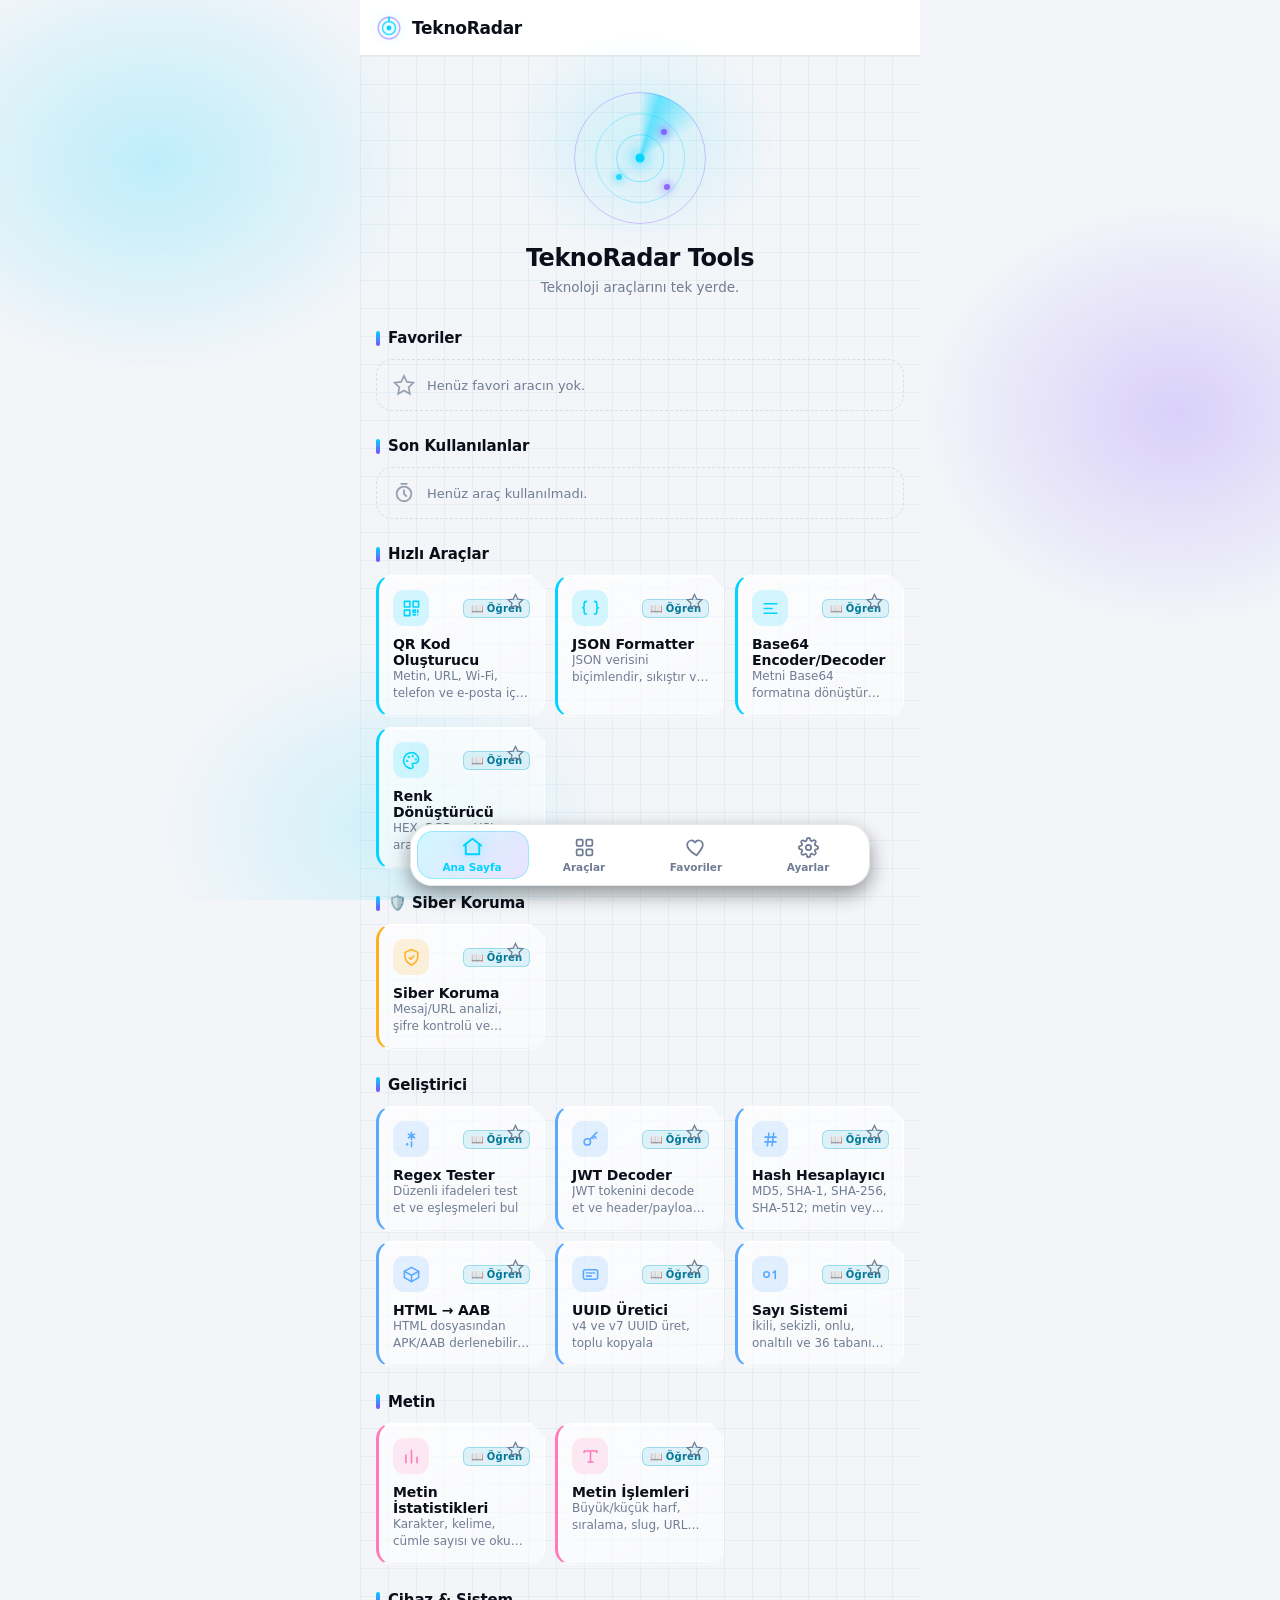
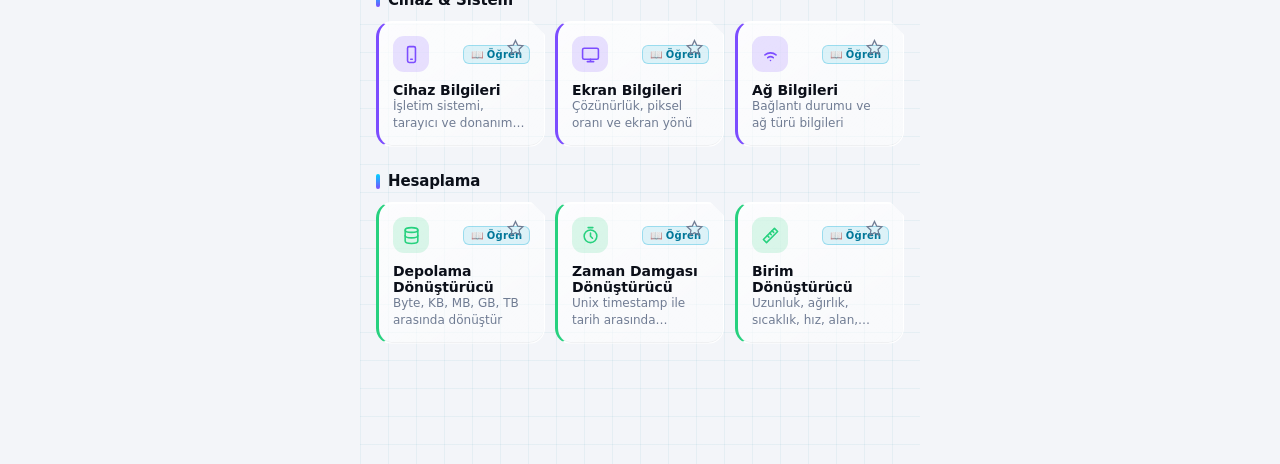
<file: teknoradar-tools/index.html>
<!DOCTYPE html>
<html lang="tr">
<head>
<meta charset="UTF-8">
<meta name="viewport" content="width=device-width, initial-scale=1.0, maximum-scale=1.0, user-scalable=no">
<meta name="color-scheme" content="dark light">
<title>TeknoRadar Tools</title>
<link rel="stylesheet" href="style.css">
</head>
<body>
<div id="app">

  <header class="app-header" id="appHeader">
    <button class="app-header__back" id="backBtn" aria-label="Geri">
      <svg viewBox="0 0 24 24" width="22" height="22" fill="none" stroke="currentColor" stroke-width="2" stroke-linecap="round" stroke-linejoin="round"><path d="M15 18l-6-6 6-6"/></svg>
    </button>
    <div class="app-header__logo" id="headerLogo">
      <svg width="26" height="26" viewBox="0 0 26 26" fill="none" xmlns="http://www.w3.org/2000/svg">
        <circle cx="13" cy="13" r="2.4" fill="#00D4FF"/>
        <circle cx="13" cy="13" r="6.5" stroke="#00D4FF" stroke-width="1.6" opacity="0.75"/>
        <circle cx="13" cy="13" r="10.8" stroke="#7C4DFF" stroke-width="1.4" opacity="0.45"/>
        <path d="M13 2.2V6" stroke="#00D4FF" stroke-width="1.6" stroke-linecap="round"/>
      </svg>
      <span>TeknoRadar</span>
    </div>
    <h1 class="app-header__title" id="headerTitle" style="display:none;"></h1>
  </header>

  <main id="mainContent">

    <section class="view view--active" id="view-home" data-view="home">
      <div class="home-hero">
        <div class="radar-display" aria-hidden="true">
          <span class="radar-display__ring radar-display__ring--1"></span>
          <span class="radar-display__ring radar-display__ring--2"></span>
          <span class="radar-display__ring radar-display__ring--3"></span>
          <div class="radar-display__sweep"></div>
          <span class="radar-blip radar-blip--1"></span>
          <span class="radar-blip radar-blip--2"></span>
          <span class="radar-blip radar-blip--3"></span>
          <div class="radar-display__core"></div>
        </div>
        <h1 class="home-hero__title">TeknoRadar Tools</h1>
        <p class="home-hero__subtitle">Teknoloji araçlarını tek yerde.</p>
      </div>

      <h2 class="section-title">Favoriler</h2>
      <div id="homeFavorites"></div>

      <h2 class="section-title">Son Kullanılanlar</h2>
      <div id="homeRecent"></div>

      <h2 class="section-title">Hızlı Araçlar</h2>
      <div class="card-grid" id="homeQuick"></div>

      <h2 class="section-title">🛡️ Siber Koruma</h2>
      <div class="card-grid" id="homeSecurity"></div>

      <h2 class="section-title">Geliştirici</h2>
      <div class="card-grid" id="homeDev"></div>

      <h2 class="section-title">Metin</h2>
      <div class="card-grid" id="homeText"></div>

      <h2 class="section-title">Cihaz &amp; Sistem</h2>
      <div class="card-grid" id="homeDevice"></div>

      <h2 class="section-title">Hesaplama</h2>
      <div class="card-grid" id="homeCalc"></div>
    </section>

    <section class="view" id="view-tools" data-view="tools">
      <div class="field" style="margin-bottom:14px;">
        <input type="text" id="toolSearchInput" placeholder="Araç ara..." inputmode="search" aria-label="Araç ara">
      </div>
      <div class="chip-row" id="categoryChips"></div>
      <div class="tool-list" id="toolsListContainer" style="margin-top:14px;"></div>
      <div class="empty-state" id="toolsEmptyState" style="display:none;">
        <svg viewBox="0 0 24 24" fill="none" stroke="currentColor" stroke-width="1.6"><circle cx="11" cy="11" r="7"/><path d="M21 21l-4.3-4.3"/></svg>
        <p>Aradığın araç bulunamadı.</p>
      </div>
    </section>

    <section class="view" id="view-favorites" data-view="favorites">
      <h2 class="section-title" style="margin-top:0;">Favori Araçların</h2>
      <div class="tool-list" id="favoritesListContainer"></div>
      <div class="empty-state" id="favoritesEmptyState" style="display:none;">
        <svg viewBox="0 0 24 24" fill="none" stroke="currentColor" stroke-width="1.6"><path d="M12 21s-7.5-4.6-10-9.3C.5 8 2 4.5 5.4 4c2-.3 3.8.7 4.9 2.3C11.4 4.7 13.2 3.7 15.2 4c3.4.5 4.9 4 3.4 7.7C16.1 16.4 12 21 12 21z"/></svg>
        <p>Henüz favori aracın yok.</p>
      </div>
    </section>

    <section class="view" id="view-settings" data-view="settings">
      <h2 class="section-title" style="margin-top:0;">Görünüm</h2>
      <div class="settings-group">
        <div class="settings-row">
          <span class="settings-row__label">Tema</span>
          <div class="segmented" id="themeSegmented" style="width:180px;">
            <button data-theme-choice="dark">Koyu</button>
            <button data-theme-choice="light">Açık</button>
            <button data-theme-choice="system">Sistem</button>
          </div>
        </div>
      </div>

      <h2 class="section-title">Hesaplama</h2>
      <div class="settings-group">
        <div class="settings-row">
          <span class="settings-row__label">Depolama Birimi</span>
          <div class="segmented" id="unitSegmented" style="width:160px;">
            <button data-unit-choice="decimal">1000 (KB)</button>
            <button data-unit-choice="binary">1024 (KiB)</button>
          </div>
        </div>
      </div>

      <h2 class="section-title">Performans</h2>
      <div class="settings-group">
        <div class="settings-row">
          <span class="settings-row__label">Cam efekti</span>
          <div class="segmented" id="fxSegmented" style="width:210px;">
            <button data-fx-choice="auto">Otomatik</button>
            <button data-fx-choice="full">Tam</button>
            <button data-fx-choice="lite">Hafif</button>
          </div>
        </div>
      </div>

      <h2 class="section-title">Veri Yönetimi</h2>
      <div class="settings-group">
        <button class="settings-row" id="clearRecentBtn">
          <span class="settings-row__label">Son kullanılanları temizle</span>
        </button>
        <button class="settings-row" id="clearFavoritesBtn">
          <span class="settings-row__label">Favorileri temizle</span>
        </button>
        <button class="settings-row settings-row--danger" id="clearAllBtn">
          <span class="settings-row__label">Tüm uygulama verilerini temizle</span>
        </button>
      </div>

      <h2 class="section-title">Diğer</h2>
      <div class="settings-group">
        <button class="settings-row" id="aboutBtn">
          <span class="settings-row__label">Hakkında</span>
          <svg width="18" height="18" viewBox="0 0 24 24" fill="none" stroke="currentColor" stroke-width="2" stroke-linecap="round" stroke-linejoin="round"><path d="M9 18l6-6-6-6"/></svg>
        </button>
      </div>
    </section>

    <section class="view" id="view-about" data-view="about">
      <div class="about-block">
        <svg class="about-block__logo" viewBox="0 0 52 52" fill="none" xmlns="http://www.w3.org/2000/svg">
          <circle cx="26" cy="26" r="4.5" fill="#00D4FF"/>
          <circle cx="26" cy="26" r="13" stroke="#00D4FF" stroke-width="2.4" opacity="0.75"/>
          <circle cx="26" cy="26" r="21.5" stroke="#7C4DFF" stroke-width="2" opacity="0.4"/>
        </svg>
        <h2>TeknoRadar Tools</h2>
        <p class="about-block__tagline">Teknoloji araçlarını tek yerde.</p>
        <p class="about-block__meta">
          Sürüm 1.0.0<br>
          HTML5 · CSS3 · Vanilla JavaScript<br>
          Tüm araçlar internet bağlantısı olmadan, tamamen cihazınız üzerinde çalışır.<br>
          Girdiğiniz veriler hiçbir sunucuya gönderilmez; yalnızca cihazınızda (localStorage) saklanır.
        </p>
      </div>
    </section>

    <section class="view" id="view-tool-detail" data-view="tool-detail">
      <p class="tool-detail__desc" id="toolDetailDesc"></p>
      <div id="toolDetailBody"></div>
      <div id="toolEducationContainer" style="margin-top:24px;"></div>
    </section>

  </main>

  <nav class="bottom-nav" id="bottomNav">
    <div class="bottom-nav__indicator" id="bottomNavIndicator"></div>
    <button class="bottom-nav__item is-active" data-nav="home">
      <svg viewBox="0 0 24 24" fill="none" stroke="currentColor" stroke-width="2" stroke-linecap="round" stroke-linejoin="round"><path d="M3 11l9-7 9 7"/><path d="M5 10v10h14V10"/></svg>
      Ana Sayfa
    </button>
    <button class="bottom-nav__item" data-nav="tools">
      <svg viewBox="0 0 24 24" fill="none" stroke="currentColor" stroke-width="2" stroke-linecap="round" stroke-linejoin="round"><rect x="3" y="3" width="7" height="7" rx="1.5"/><rect x="14" y="3" width="7" height="7" rx="1.5"/><rect x="3" y="14" width="7" height="7" rx="1.5"/><rect x="14" y="14" width="7" height="7" rx="1.5"/></svg>
      Araçlar
    </button>
    <button class="bottom-nav__item" data-nav="favorites">
      <svg viewBox="0 0 24 24" fill="none" stroke="currentColor" stroke-width="2" stroke-linecap="round" stroke-linejoin="round"><path d="M12 21s-7.5-4.6-10-9.3C.5 8 2 4.5 5.4 4c2-.3 3.8.7 4.9 2.3C11.4 4.7 13.2 3.7 15.2 4c3.4.5 4.9 4 3.4 7.7C16.1 16.4 12 21 12 21z"/></svg>
      Favoriler
    </button>
    <button class="bottom-nav__item" data-nav="settings">
      <svg viewBox="0 0 24 24" fill="none" stroke="currentColor" stroke-width="2" stroke-linecap="round" stroke-linejoin="round"><circle cx="12" cy="12" r="3"/><path d="M19.4 15a1.65 1.65 0 00.33 1.82l.06.06a2 2 0 11-2.83 2.83l-.06-.06a1.65 1.65 0 00-1.82-.33 1.65 1.65 0 00-1 1.51V21a2 2 0 01-4 0v-.09a1.65 1.65 0 00-1-1.51 1.65 1.65 0 00-1.82.33l-.06.06a2 2 0 11-2.83-2.83l.06-.06a1.65 1.65 0 00.33-1.82 1.65 1.65 0 00-1.51-1H3a2 2 0 010-4h.09a1.65 1.65 0 001.51-1 1.65 1.65 0 00-.33-1.82l-.06-.06a2 2 0 112.83-2.83l.06.06a1.65 1.65 0 001.82.33H9a1.65 1.65 0 001-1.51V3a2 2 0 014 0v.09a1.65 1.65 0 001 1.51 1.65 1.65 0 001.82-.33l.06-.06a2 2 0 112.83 2.83l-.06.06a1.65 1.65 0 00-.33 1.82V9a1.65 1.65 0 001.51 1H21a2 2 0 010 4h-.09a1.65 1.65 0 00-1.51 1z"/></svg>
      Ayarlar
    </button>
  </nav>

  <svg width="0" height="0" style="position:absolute" aria-hidden="true" focusable="false"><defs><filter id="lg-refract" x="0" y="0" width="100%" height="100%" color-interpolation-filters="sRGB"><feTurbulence type="fractalNoise" baseFrequency="0.010 0.018" numOctaves="2" seed="7" result="n"/><feGaussianBlur in="n" stdDeviation="1.5" result="nb"/><feDisplacementMap in="SourceGraphic" in2="nb" scale="9" xChannelSelector="R" yChannelSelector="G"/></filter><filter id="lg-lens" x="0" y="0" width="100%" height="100%" color-interpolation-filters="sRGB"><feTurbulence type="fractalNoise" baseFrequency="0.008 0.014" numOctaves="1" seed="3" result="n"/><feGaussianBlur in="n" stdDeviation="1" result="nb"/><feDisplacementMap in="SourceGraphic" in2="nb" scale="20" xChannelSelector="R" yChannelSelector="G"/></filter></defs></svg>
  <div id="toastContainer"></div>
  <div id="modalRoot"></div>

</div>

<script src="app-core.js"></script>
<script src="education-data.js"></script>
<script src="education-ui.js"></script>
</body>
</html>
</file>
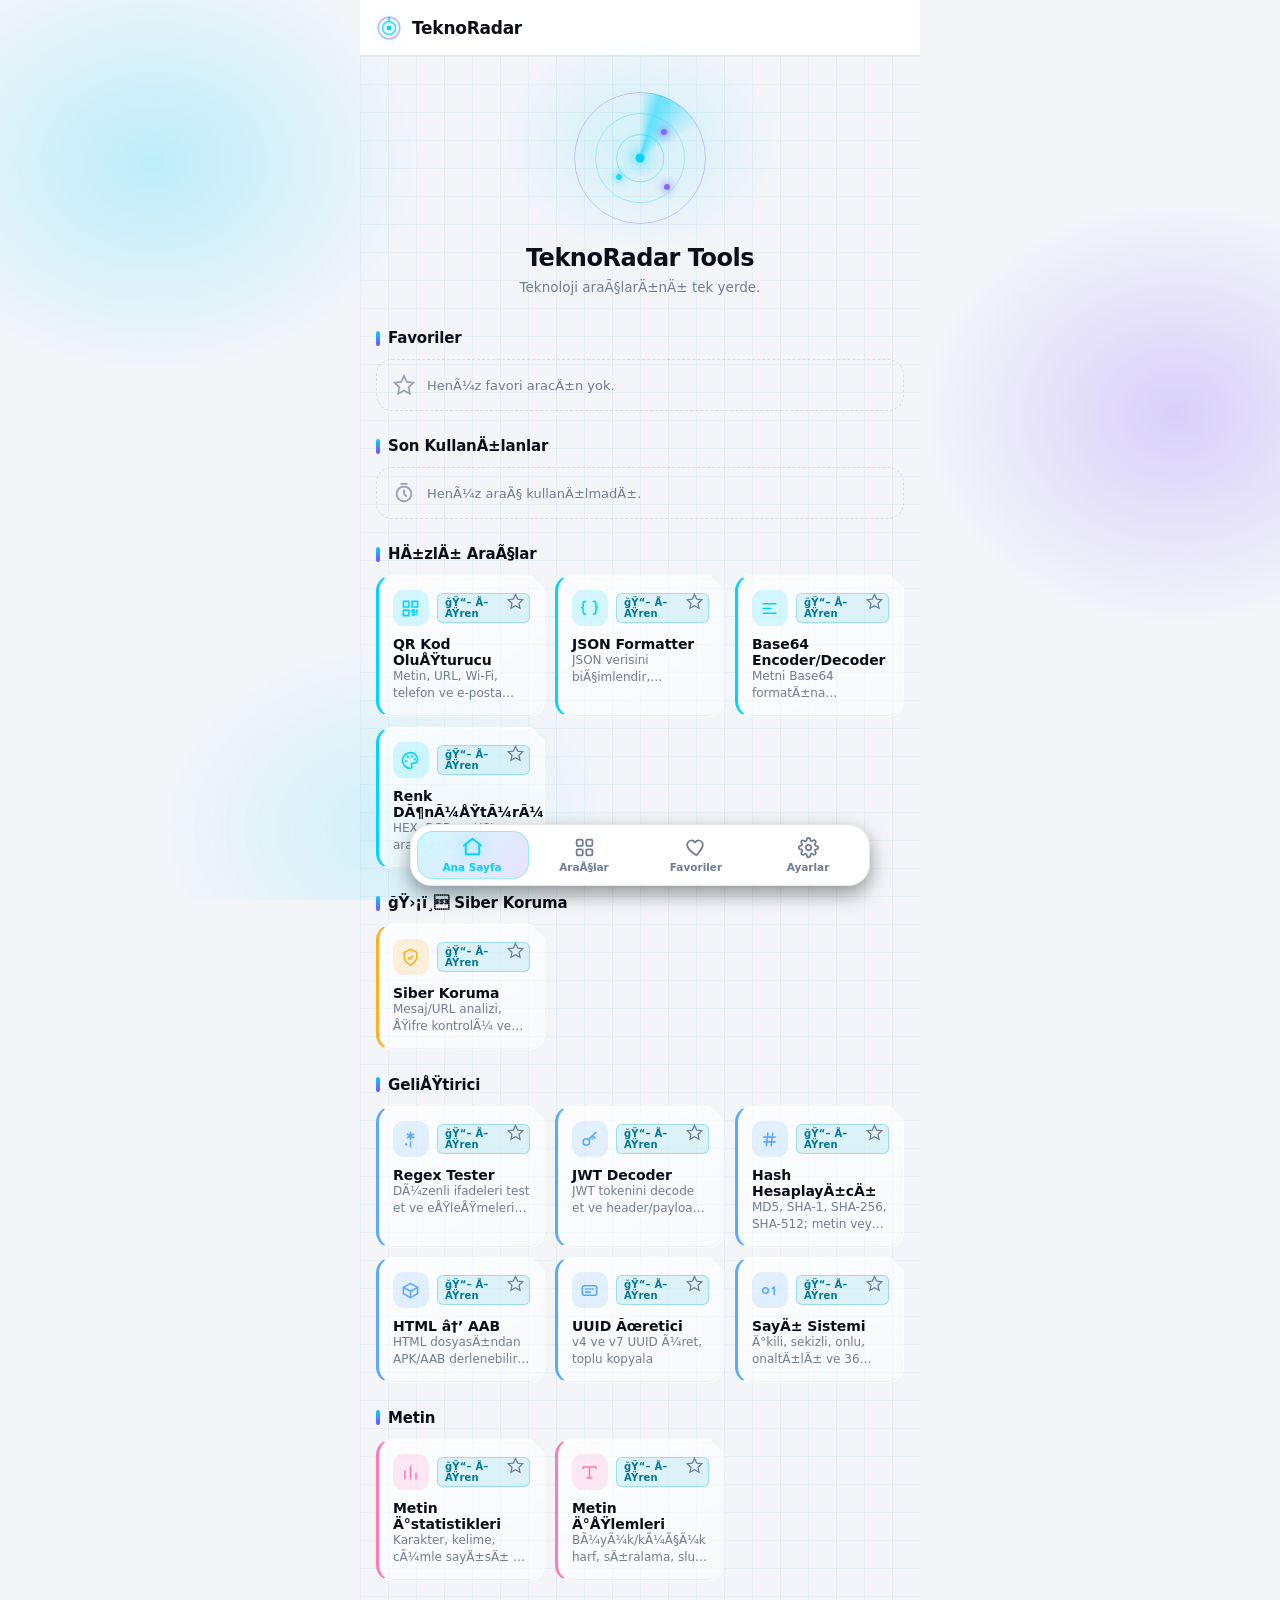
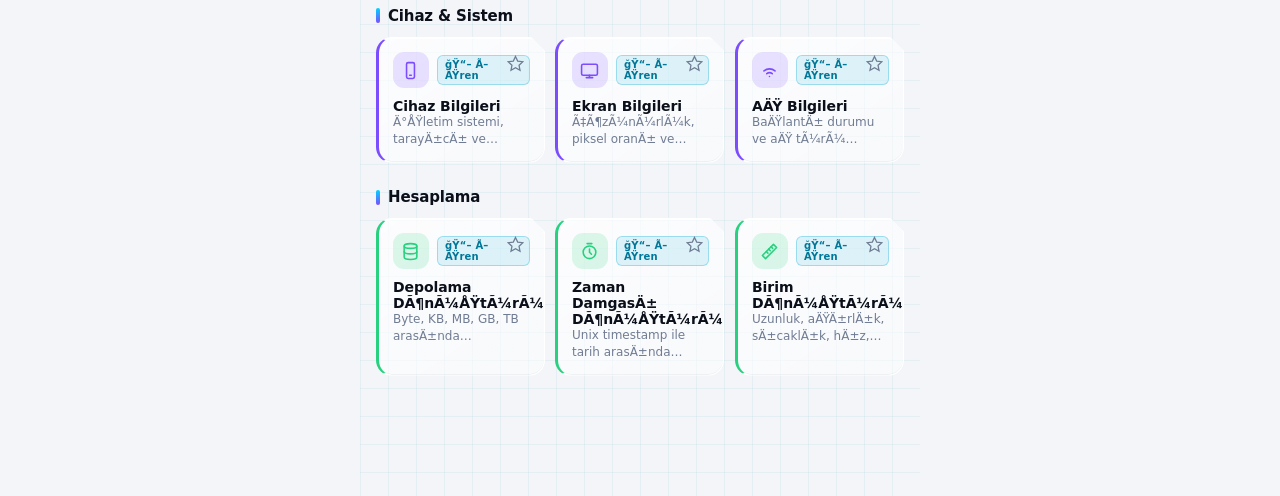
<file: teknoradar-tools/android-project/app/src/main/assets/index.html>
﻿<!DOCTYPE html>
<html lang="tr">
<head>
<meta charset="UTF-8">
<meta name="viewport" content="width=device-width, initial-scale=1.0, maximum-scale=1.0, user-scalable=no">
<meta name="color-scheme" content="dark light">
<title>TeknoRadar Tools</title>
<style>
/* style.css â€” TeknoRadar Tools
   Radar / HUD temalÄ±, koyu teknoloji gÃ¶rÃ¼nÃ¼mÃ¼ + SÄ±vÄ± Cam + EÄŸitim KatmanÄ±. */

:root {
  --bg: #080B12;
  --surface: #101521;
  --card: #151C2A;
  --card-active: #1C2638;
  --primary: #00D4FF;
  --secondary: #7C4DFF;
  --heading: #FFFFFF;
  --text: #B8C1D1;
  --muted: #7E899B;
  --success: #27D17F;
  --warning: #FFB020;
  --danger: #FF4D67;
  --border: rgba(184, 193, 209, 0.12);
  --grid-line: rgba(0, 212, 255, 0.045);
  --radius-s: 10px;
  --radius-m: 16px;
  --radius-l: 22px;
  --nav-height: 92px;
  --header-height: 56px;
  --font: Inter, Roboto, system-ui, -apple-system, BlinkMacSystemFont, "Segoe UI", sans-serif;
  --mono: "SFMono-Regular", Consolas, "Liberation Mono", Menlo, monospace;
  color-scheme: dark;
}

[data-theme="light"] {
  --bg: #F3F5F9;
  --surface: #FFFFFF;
  --card: #FFFFFF;
  --card-active: #E8ECF4;
  --heading: #0B0F19;
  --text: #3A4457;
  --muted: #707C93;
  --border: rgba(11, 15, 25, 0.1);
  --grid-line: rgba(0, 120, 160, 0.06);
  color-scheme: light;
}

* { box-sizing: border-box; }

html, body { margin: 0; padding: 0; height: 100%; background: var(--bg); }

body {
  font-family: var(--font);
  color: var(--text);
  -webkit-tap-highlight-color: transparent;
  overscroll-behavior-y: none;
}

h1, h2, h3, h4 { color: var(--heading); margin: 0; }
button { font-family: inherit; cursor: pointer; }
input, textarea, select { font-family: inherit; }
a { color: var(--primary); }
::selection { background: var(--primary); color: #001018; }

#app {
  min-height: 100vh;
  display: flex;
  flex-direction: column;
  max-width: 560px;
  margin: 0 auto;
  background:
    linear-gradient(var(--grid-line) 1px, transparent 1px) 0 0 / 28px 28px,
    linear-gradient(90deg, var(--grid-line) 1px, transparent 1px) 0 0 / 28px 28px,
    var(--bg);
  position: relative;
}

.app-header {
  position: sticky;
  top: 0;
  z-index: 20;
  height: var(--header-height);
  display: flex;
  align-items: center;
  gap: 12px;
  padding: 0 16px;
  background: rgba(8, 11, 18, 0.86);
  backdrop-filter: blur(10px);
  border-bottom: 1px solid var(--border);
}
[data-theme="light"] .app-header { background: rgba(255, 255, 255, 0.86); }

.app-header__back {
  display: none;
  align-items: center;
  justify-content: center;
  width: 40px;
  height: 40px;
  border-radius: var(--radius-s);
  border: none;
  background: transparent;
  color: var(--heading);
}
.app-header__back:active { background: var(--card-active); }
.app-header--sub .app-header__back { display: inline-flex; }

.app-header__title {
  font-size: 17px;
  font-weight: 600;
  color: var(--heading);
  flex: 1;
  overflow: hidden;
  text-overflow: ellipsis;
  white-space: nowrap;
}

.app-header__logo { display: flex; align-items: center; gap: 10px; }
.app-header__logo svg { filter: drop-shadow(0 0 6px rgba(0, 212, 255, 0.35)); }
.app-header__logo span { font-size: 17px; font-weight: 700; color: var(--heading); letter-spacing: -0.015em; }

main { flex: 1; padding: 16px 16px calc(var(--nav-height) + 28px); }

.view { display: none; }
.view--active { display: block; animation: view-in 260ms cubic-bezier(0.16, 1, 0.3, 1); }

@keyframes view-in {
  from { opacity: 0; transform: translateY(10px) scale(0.99); }
  to { opacity: 1; transform: translateY(0) scale(1); }
}
@keyframes card-in {
  from { opacity: 0; transform: translateY(8px); }
  to { opacity: 1; transform: translateY(0); }
}

/* Alt navigasyon */
.bottom-nav {
  position: fixed;
  left: 50%;
  transform: translateX(-50%);
  bottom: calc(14px + env(safe-area-inset-bottom, 0));
  width: calc(100% - 28px);
  max-width: 460px;
  height: 62px;
  display: flex;
  align-items: center;
  padding: 6px;
  gap: 2px;
  background: rgba(16, 21, 33, 0.82);
  backdrop-filter: blur(16px);
  border: 1px solid var(--border);
  border-radius: 22px;
  box-shadow: 0 12px 32px rgba(0, 0, 0, 0.45);
  z-index: 30;
}
[data-theme="light"] .bottom-nav { background: rgba(255, 255, 255, 0.88); }

.bottom-nav__indicator {
  position: absolute;
  top: 6px;
  left: 6px;
  width: calc((100% - 12px) / 4);
  height: calc(100% - 12px);
  border-radius: 16px;
  background: linear-gradient(135deg, rgba(0, 212, 255, 0.18), rgba(124, 77, 255, 0.16));
  border: 1px solid rgba(0, 212, 255, 0.3);
  transform: translateX(calc(var(--nav-index, 0) * 100%));
  transition: transform 320ms cubic-bezier(0.16, 1, 0.3, 1);
}

.bottom-nav__item {
  position: relative;
  z-index: 1;
  flex: 1;
  display: flex;
  flex-direction: column;
  align-items: center;
  justify-content: center;
  gap: 3px;
  background: none;
  border: none;
  border-radius: 16px;
  color: var(--muted);
  font-size: 10.5px;
  font-weight: 600;
  padding: 6px 2px;
  min-height: 44px;
  transition: color 160ms ease, transform 160ms ease;
}
.bottom-nav__item svg { width: 21px; height: 21px; transition: transform 220ms cubic-bezier(0.34, 1.56, 0.64, 1); }
.bottom-nav__item.is-active { color: var(--primary); }
.bottom-nav__item.is-active svg { transform: translateY(-1px) scale(1.1); filter: drop-shadow(0 0 6px rgba(0, 212, 255, 0.5)); }
.bottom-nav__item:active { transform: scale(0.92); }

.section-title {
  display: flex;
  align-items: center;
  gap: 8px;
  font-size: 15px;
  font-weight: 700;
  color: var(--heading);
  letter-spacing: -0.01em;
  margin: 26px 0 12px;
}
.section-title:first-child { margin-top: 0; }
.section-title::before {
  content: '';
  width: 4px;
  height: 15px;
  border-radius: 3px;
  background: linear-gradient(180deg, var(--primary), var(--secondary));
  flex-shrink: 0;
}

.home-hero {
  display: flex;
  flex-direction: column;
  align-items: center;
  text-align: center;
  gap: 4px;
  padding: 20px 4px 8px;
  position: relative;
}
.home-hero::before {
  content: '';
  position: absolute;
  top: -40px;
  left: 50%;
  width: 280px;
  height: 220px;
  transform: translateX(-50%);
  background: radial-gradient(ellipse at center, rgba(0, 212, 255, 0.14), transparent 70%);
  pointer-events: none;
  z-index: -1;
}

.radar-display { position: relative; width: 132px; height: 132px; margin-bottom: 16px; }
.radar-display__ring {
  position: absolute;
  border-radius: 50%;
  border: 1px solid rgba(0, 212, 255, 0.28);
  top: 50%; left: 50%;
  transform: translate(-50%, -50%);
}
.radar-display__ring--1 { width: 100%; height: 100%; border-color: rgba(124, 77, 255, 0.3); }
.radar-display__ring--2 { width: 68%; height: 68%; border-color: rgba(0, 212, 255, 0.3); }
.radar-display__ring--3 { width: 36%; height: 36%; border-color: rgba(0, 212, 255, 0.4); }

.radar-display__sweep {
  position: absolute;
  inset: 0;
  border-radius: 50%;
  background: conic-gradient(from 0deg, transparent 0deg, rgba(0, 212, 255, 0.55) 18deg, transparent 62deg, transparent 360deg);
  animation: radar-spin 3.4s linear infinite;
}
.radar-display__core {
  position: absolute;
  top: 50%; left: 50%;
  width: 9px; height: 9px;
  transform: translate(-50%, -50%);
  border-radius: 50%;
  background: var(--primary);
  box-shadow: 0 0 14px 4px rgba(0, 212, 255, 0.55);
}
.radar-blip {
  position: absolute;
  width: 6px; height: 6px;
  border-radius: 50%;
  background: var(--secondary);
  box-shadow: 0 0 8px 2px rgba(124, 77, 255, 0.6);
  animation: blip-pulse 2.6s ease-in-out infinite;
}
.radar-blip--1 { top: 28%; left: 66%; }
.radar-blip--2 { top: 62%; left: 32%; background: var(--primary); box-shadow: 0 0 8px 2px rgba(0, 212, 255, 0.6); animation-delay: 0.9s; }
.radar-blip--3 { top: 70%; left: 68%; animation-delay: 1.8s; }

@keyframes radar-spin { to { transform: rotate(360deg); } }
@keyframes blip-pulse {
  0%, 100% { opacity: 0.25; transform: scale(0.8); }
  50% { opacity: 1; transform: scale(1.3); }
}

.home-hero__title { font-size: 24px; font-weight: 800; color: var(--heading); letter-spacing: -0.02em; }
.home-hero__subtitle { font-size: 13.5px; color: var(--muted); margin: 3px 0 0; }

.card-grid { display: grid; grid-template-columns: repeat(2, 1fr); gap: 10px; }

.tool-card {
  --accent: var(--primary);
  display: flex;
  flex-direction: column;
  gap: 10px;
  background: var(--card);
  border: 1px solid var(--border);
  border-left: 3px solid var(--accent);
  border-radius: var(--radius-m);
  clip-path: polygon(0 0, calc(100% - 14px) 0, 100% 14px, 100% 100%, 0 100%);
  padding: 14px;
  text-align: left;
  min-height: 0;
  position: relative;
  overflow: hidden;
  cursor: pointer;
  font: inherit;
  color: inherit;
  width: 100%;
  contain: layout style;
  -webkit-user-select: none;
  user-select: none;
  transition: background 140ms ease, transform 140ms ease, border-color 140ms ease;
  animation: card-in 320ms cubic-bezier(0.16, 1, 0.3, 1) both;
  animation-delay: calc(var(--stagger-i, 0) * 35ms);
}
.tool-card[data-cat="device"] { --accent: var(--secondary); }
.tool-card[data-cat="calc"] { --accent: var(--success); }
.tool-card[data-cat="security"] { --accent: var(--warning); }
.tool-card[data-cat="dev"] { --accent: #5AA9FF; }
.tool-card[data-cat="text"] { --accent: #FF7AB6; }

.tool-card::after {
  content: '';
  position: absolute;
  inset: 0;
  background: radial-gradient(150px circle at var(--mx, 50%) var(--my, 0%), rgba(255,255,255,0.20), transparent 62%), linear-gradient(135deg, rgba(0, 212, 255, 0.07), transparent 55%);
  opacity: 0;
  transition: opacity 160ms ease;
  pointer-events: none;
}
.tool-card:active { background: var(--card-active); transform: scale(0.97); }
.tool-card:active::after { opacity: 1; }
@media (hover: hover) { .tool-card:hover::after { opacity: 1; } }

.tool-card__icon {
  width: 36px;
  height: 36px;
  border-radius: 11px;
  display: flex;
  align-items: center;
  justify-content: center;
  background: color-mix(in srgb, var(--accent) 16%, transparent);
  color: var(--accent);
  transition: transform 160ms cubic-bezier(0.34, 1.56, 0.64, 1);
}
.tool-card:active .tool-card__icon { transform: scale(0.92) rotate(-2deg); }
.tool-card__icon svg { width: 19px; height: 19px; }

.tool-card__header-row {
  display: flex;
  align-items: center;
  justify-content: space-between;
  gap: 8px;
}

.tool-card__learn-badge {
  font-size: 10px;
  font-weight: 700;
  letter-spacing: 0.02em;
  padding: 3px 7px;
  border-radius: 6px;
  background: rgba(0, 212, 255, 0.12);
  border: 1px solid rgba(0, 212, 255, 0.28);
  color: var(--primary);
  display: inline-flex;
  align-items: center;
  gap: 4px;
}
[data-theme="light"] .tool-card__learn-badge {
  background: rgba(0, 168, 214, 0.12);
  border-color: rgba(0, 168, 214, 0.3);
  color: #007799;
}

.tool-card__name { font-size: 14px; font-weight: 650; color: var(--heading); letter-spacing: -0.005em; }
.tool-card__desc { font-size: 12px; color: var(--muted); line-height: 1.4; display: -webkit-box; -webkit-line-clamp: 2; -webkit-box-orient: vertical; overflow: hidden; }

.tool-card__fav {
  position: absolute;
  top: 10px;
  right: 14px;
  width: 30px;
  height: 30px;
  display: flex;
  align-items: center;
  justify-content: center;
  border-radius: 50%;
  border: none;
  background: transparent;
  color: var(--muted);
  z-index: 2;
  transition: transform 160ms cubic-bezier(0.34, 1.56, 0.64, 1), color 160ms ease;
}
.tool-card__fav svg { width: 17px; height: 17px; }
.tool-card__fav.is-fav { color: var(--warning); transform: scale(1.1); }
.tool-card__fav:active { transform: scale(0.85); }

.tool-list { display: flex; flex-direction: column; gap: 10px; }
.tool-list .tool-card { flex-direction: row; align-items: center; min-height: unset; }
.tool-list .tool-card__body { flex: 1; padding-right: 26px; }

.chip-row { display: flex; gap: 8px; overflow-x: auto; padding-bottom: 4px; scrollbar-width: none; }
.chip-row::-webkit-scrollbar { display: none; }
.chip {
  flex-shrink: 0;
  padding: 9px 14px;
  border-radius: 999px;
  background: var(--card);
  border: 1px solid var(--border);
  color: var(--text);
  font-size: 13px;
  font-weight: 500;
  min-height: 40px;
}
.chip.is-active { background: var(--primary); color: #001018; border-color: var(--primary); }

.empty-state {
  display: flex;
  flex-direction: column;
  align-items: center;
  text-align: center;
  gap: 10px;
  padding: 40px 20px;
  color: var(--muted);
}
.empty-state svg { width: 40px; height: 40px; opacity: 0.6; }
.empty-state p { font-size: 14px; margin: 0; }
.empty-inline { display: flex; align-items: center; gap: 12px; padding: 14px 16px; border-radius: var(--radius-m); border: 1px dashed var(--border); color: var(--muted); font-size: 13px; }
.empty-inline svg { width: 22px; height: 22px; opacity: 0.7; flex-shrink: 0; }

.tool-detail__desc { font-size: 13px; color: var(--muted); margin: 0 0 16px; line-height: 1.5; }

.field { margin-bottom: 14px; }
.field label { display: block; font-size: 12px; font-weight: 600; color: var(--text); margin-bottom: 6px; }
.field input[type="text"],
.field input[type="number"],
.field input[type="tel"],
.field input[type="email"],
.field input[type="password"],
.field input[type="datetime-local"],
.field select,
.field textarea {
  width: 100%;
  padding: 12px 14px;
  min-height: 44px;
  background: var(--surface);
  border: 1px solid var(--border);
  border-radius: var(--radius-s);
  color: var(--heading);
  font-size: 14px;
  outline: none;
}
.field textarea { min-height: 120px; resize: vertical; font-family: var(--mono); font-size: 13px; }
.field input:focus, .field select:focus, .field textarea:focus {
  border-color: var(--primary);
  box-shadow: 0 0 0 3px rgba(0, 212, 255, 0.18);
}
.field-hint { font-size: 11.5px; color: var(--muted); margin: 6px 0 0; line-height: 1.5; }
.field-checkbox { display: flex; align-items: center; gap: 8px; min-height: 44px; }
.field-checkbox input { width: 20px; height: 20px; }
.field-row { display: flex; gap: 10px; }
.field-row .field { flex: 1; }

.btn-row { display: flex; flex-wrap: wrap; gap: 8px; margin: 14px 0; }

.btn {
  min-height: 44px;
  padding: 10px 18px;
  border-radius: var(--radius-s);
  border: 1px solid transparent;
  font-size: 14px;
  font-weight: 600;
  display: inline-flex;
  align-items: center;
  justify-content: center;
  gap: 6px;
  transition: transform 160ms cubic-bezier(0.34, 1.56, 0.64, 1), box-shadow 160ms ease, opacity 160ms ease;
}
.btn:active { transform: scale(0.96); }
.btn--sm { min-height: 32px; padding: 6px 12px; font-size: 12px; border-radius: 8px; }
.btn--primary { background: linear-gradient(135deg, var(--primary), #00a8d6); color: #001018; box-shadow: 0 4px 14px rgba(0, 212, 255, 0.25); }
.btn--secondary { background: linear-gradient(135deg, var(--secondary), #5c33cc); color: #fff; box-shadow: 0 4px 14px rgba(124, 77, 255, 0.22); }
.btn--ghost { background: transparent; border-color: var(--border); color: var(--text); }
.btn--danger { background: var(--danger); color: #fff; }
.btn--block { width: 100%; }
.btn:disabled { opacity: 0.5; }

.result-box { background: var(--surface); border: 1px solid var(--border); border-radius: var(--radius-m); padding: 14px; margin-top: 4px; }
.result-box pre { margin: 0; white-space: pre-wrap; word-break: break-word; font-family: var(--mono); font-size: 12.5px; color: var(--heading); }

.status-line { display: flex; align-items: center; gap: 8px; font-size: 13px; font-weight: 600; margin: 10px 0; }
.status-line--ok { color: var(--success); }
.status-line--bad { color: var(--danger); }
.status-line--warn { color: var(--warning); }

.info-list { display: flex; flex-direction: column; gap: 1px; border-radius: var(--radius-m); overflow: hidden; border: 1px solid var(--border); }
.info-row { display: flex; justify-content: space-between; gap: 14px; padding: 12px 14px; background: var(--surface); }
.info-row__label { font-size: 12.5px; color: var(--muted); }
.info-row__value { font-size: 12.5px; color: var(--heading); text-align: right; word-break: break-word; font-family: var(--mono); }

.qr-result { display: flex; flex-direction: column; align-items: center; gap: 14px; margin-top: 16px; }
.qr-result__canvas { background: #fff; padding: 16px; border-radius: var(--radius-m); }
.qr-result__canvas svg { display: block; width: 220px; height: 220px; }

.color-preview { height: 84px; border-radius: var(--radius-m); border: 1px solid var(--border); margin-bottom: 14px; }

.storage-results { display: flex; flex-direction: column; gap: 8px; margin-top: 14px; }
.storage-row { display: flex; justify-content: space-between; padding: 12px 14px; background: var(--surface); border: 1px solid var(--border); border-radius: var(--radius-s); font-family: var(--mono); font-size: 13px; color: var(--heading); }

.segmented { display: flex; background: var(--surface); border: 1px solid var(--border); border-radius: var(--radius-s); padding: 3px; }
.segmented button { flex: 1; border: none; background: none; padding: 9px; border-radius: 8px; font-size: 13px; font-weight: 600; color: var(--muted); min-height: 38px; }
.segmented button.is-active { background: var(--primary); color: #001018; }

.settings-group { background: var(--surface); border: 1px solid var(--border); border-radius: var(--radius-m); overflow: hidden; margin-bottom: 20px; }
.settings-row {
  display: flex;
  align-items: center;
  justify-content: space-between;
  gap: 12px;
  padding: 14px;
  min-height: 52px;
  border-bottom: 1px solid var(--border);
  background: none;
  border-left: none;
  border-right: none;
  border-top: none;
  width: 100%;
  color: var(--text);
  font-size: 14px;
  text-align: left;
}
.settings-row:last-child { border-bottom: none; }
.settings-row__label { color: var(--heading); font-weight: 500; }
.settings-row--danger .settings-row__label { color: var(--danger); }

.about-block { text-align: center; padding: 30px 10px; }
.about-block__logo { width: 56px; height: 56px; margin: 0 auto 14px; display: block; }
.about-block__tagline { font-size: 13px; color: var(--muted); margin: 6px 0 20px; }
.about-block__meta { font-size: 12px; color: var(--muted); line-height: 1.8; }

#toastContainer {
  position: fixed;
  left: 50%;
  bottom: calc(var(--nav-height) + 14px);
  transform: translateX(-50%);
  z-index: 60;
  display: flex;
  flex-direction: column;
  align-items: center;
  gap: 8px;
  width: calc(100% - 32px);
  max-width: 520px;
  pointer-events: none;
}
.toast {
  display: flex;
  align-items: center;
  gap: 10px;
  background: #1C2638;
  color: var(--heading);
  border: 1px solid var(--border);
  padding: 12px 16px;
  border-radius: var(--radius-s);
  font-size: 13px;
  font-weight: 500;
  opacity: 0;
  transform: translateY(10px) scale(0.94);
  transition: opacity 220ms cubic-bezier(0.34, 1.56, 0.64, 1), transform 220ms cubic-bezier(0.34, 1.56, 0.64, 1);
  box-shadow: 0 8px 24px rgba(0, 0, 0, 0.35);
}
.toast--visible { opacity: 1; transform: translateY(0) scale(1); }
.toast__icon {
  width: 20px; height: 20px; border-radius: 50%;
  display: flex; align-items: center; justify-content: center;
  font-size: 12px; font-weight: 700; flex-shrink: 0;
  background: var(--primary); color: #001018;
}
.toast--success .toast__icon { background: var(--success); color: #04140c; }
.toast--error .toast__icon { background: var(--danger); color: #1a0206; }
.toast--warning .toast__icon { background: var(--warning); color: #1a1102; }

.modal-overlay {
  position: fixed; inset: 0; z-index: 70;
  background: rgba(4, 6, 10, 0.6);
  display: flex; align-items: flex-end; justify-content: center;
  opacity: 0;
  transition: opacity 200ms ease;
}
.modal-overlay--visible { opacity: 1; }
.modal-box {
  width: 100%; max-width: 480px;
  background: var(--surface);
  border-radius: 20px 20px 0 0;
  padding: 22px 20px calc(22px + env(safe-area-inset-bottom, 0));
  transform: translateY(12px);
  transition: transform 200ms ease;
}
.modal-overlay--visible .modal-box { transform: translateY(0); }
.modal-title { font-size: 16px; margin-bottom: 8px; }
.modal-message { font-size: 13.5px; color: var(--text); line-height: 1.5; margin: 0 0 18px; }
.modal-actions { display: flex; gap: 10px; }
.modal-actions .btn { flex: 1; }

@media (min-width: 720px) {
  .modal-overlay { align-items: center; }
  .modal-box { border-radius: var(--radius-l); }
}

@media (max-width: 359px) {
  .card-grid { grid-template-columns: 1fr; }
  main { padding: 14px 12px calc(var(--nav-height) + 24px); }
  .radar-display { width: 112px; height: 112px; }
}
@media (min-width: 480px) {
  .card-grid { grid-template-columns: repeat(3, 1fr); }
}

/* LIQUID GLASS */
:root {
  --glass-bg: linear-gradient(145deg, rgba(255,255,255,0.10), rgba(255,255,255,0.03));
  --glass-border: rgba(255, 255, 255, 0.14);
  --glass-hi: inset 0 1px 0 rgba(255,255,255,0.28), inset 0 -1px 0 rgba(255,255,255,0.04), inset 0 0 18px rgba(255,255,255,0.03);
}
[data-theme="light"] {
  --glass-bg: linear-gradient(145deg, rgba(255,255,255,0.75), rgba(255,255,255,0.45));
  --glass-border: rgba(255, 255, 255, 0.9);
  --glass-hi: inset 0 1px 0 rgba(255,255,255,0.95), inset 0 -1px 0 rgba(0,0,0,0.04);
}

#app::before {
  content: '';
  position: fixed;
  inset: 0;
  z-index: 0;
  pointer-events: none;
  background:
    radial-gradient(380px 300px at 12% 18%, rgba(0, 212, 255, 0.22), transparent 70%),
    radial-gradient(360px 300px at 92% 46%, rgba(124, 77, 255, 0.22), transparent 70%),
    radial-gradient(320px 260px at 30% 92%, rgba(0, 212, 255, 0.14), transparent 70%);
  animation: glass-drift 18s ease-in-out infinite alternate;
}
@keyframes glass-drift {
  from { transform: translate3d(0, 0, 0) scale(1); }
  to { transform: translate3d(-18px, 22px, 0) scale(1.08); }
}
main, .app-header { position: relative; z-index: 1; }

.app-header {
  background: rgba(10, 14, 22, 0.45);
  backdrop-filter: blur(22px) saturate(180%);
  -webkit-backdrop-filter: blur(22px) saturate(180%);
  box-shadow: inset 0 -1px 0 rgba(255,255,255,0.08);
}
[data-theme="light"] .app-header { background: rgba(255, 255, 255, 0.55); }

.tool-card, .settings-group, .info-list, .result-box, .chip, .segmented, .edu-card {
  background: var(--glass-bg), rgba(21, 28, 42, 0.35);
  box-shadow: var(--glass-hi);
}
.settings-group, .result-box, .edu-card { backdrop-filter: blur(14px) saturate(160%); -webkit-backdrop-filter: blur(14px) saturate(160%); }
[data-theme="light"] .tool-card, [data-theme="light"] .settings-group, [data-theme="light"] .info-list,
[data-theme="light"] .result-box, [data-theme="light"] .chip, [data-theme="light"] .segmented, [data-theme="light"] .edu-card {
  background: var(--glass-bg);
}
.tool-card { border-color: var(--glass-border); border-left-color: var(--accent); }
.info-row, .settings-row { background: transparent; }

.flag-row { display: flex; flex-wrap: wrap; gap: 8px; }
.flag {
  display: flex; align-items: center; gap: 8px;
  padding: 8px 12px; min-height: 40px;
  border-radius: 999px;
  border: 1px solid var(--glass-border);
  background: var(--glass-bg), rgba(21, 28, 42, 0.35);
  font-size: 12.5px; color: var(--text);
  margin: 0 !important;
}
.flag input { accent-color: var(--primary); width: 16px; height: 16px; margin: 0; }
mark.rx { background: rgba(0, 212, 255, 0.28); color: var(--heading); border-radius: 4px; padding: 0 2px; box-shadow: 0 0 0 1px rgba(0, 212, 255, 0.45); }
.info-row.is-match { background: rgba(39, 209, 127, 0.16); }
.info-row { cursor: pointer; }
.info-row__label { flex-shrink: 0; }
.field input[type="file"] { width: 100%; background: var(--surface); border: 1px dashed var(--border); border-radius: var(--radius-s); color: var(--text); font-size: 13px; }
.field input[type="range"] { width: 100%; accent-color: var(--primary); min-height: 32px; }
.pw-out { font-family: var(--mono); font-size: 15px; word-break: break-all; color: var(--heading); }

/* Performans & Hafif Mod */
[data-fx="lite"] *, [data-fx="lite"] *::before, [data-fx="lite"] *::after {
  -webkit-backdrop-filter: none !important;
  backdrop-filter: none !important;
}
[data-fx="lite"] #app::before { animation: none; will-change: auto; }
[data-fx="lite"] .view--active { animation: view-in 200ms ease; }
[data-fx="lite"] .tool-card { animation: none; }
[data-fx="lite"] .radar-blip { animation: none; opacity: 0.85; }
[data-fx="lite"] .tool-card::before, [data-fx="lite"] .bottom-nav::after { display: none; }
[data-fx="lite"] .app-header { background: rgba(10, 14, 22, 0.94); }
[data-fx="lite"] .bottom-nav { background: rgba(16, 21, 33, 0.96); box-shadow: 0 8px 20px rgba(0,0,0,0.4); }
[data-fx="lite"] .bottom-nav__indicator::before { background: rgba(0, 212, 255, 0.2); box-shadow: none; }
[data-theme="light"][data-fx="lite"] .app-header, [data-theme="light"][data-fx="lite"] .bottom-nav { background: rgba(255, 255, 255, 0.97); }

/* ================================================================
   YENÄ° EÄÄ°TÄ°M & Ã‡ALIÅMA MANTOÄI KATMANI (HUD / Glass Accordion)
   ================================================================ */

.edu-hub {
  margin-top: 24px;
  display: flex;
  flex-direction: column;
  gap: 12px;
}

.edu-hub__header {
  display: flex;
  align-items: center;
  justify-content: space-between;
  flex-wrap: wrap;
  gap: 10px;
  margin-bottom: 4px;
}

.edu-hub__title {
  display: flex;
  align-items: center;
  gap: 8px;
  font-size: 15px;
  font-weight: 700;
  color: var(--heading);
  letter-spacing: -0.01em;
}
.edu-hub__title::before {
  content: '';
  width: 4px;
  height: 15px;
  border-radius: 3px;
  background: linear-gradient(180deg, var(--primary), var(--secondary));
  flex-shrink: 0;
}

/* Basit / Teknik Mod SeÃ§ici */
.edu-toggle {
  display: inline-flex;
  background: var(--surface);
  border: 1px solid var(--border);
  border-radius: 12px;
  padding: 3px;
  gap: 2px;
}
.edu-toggle__btn {
  border: none;
  background: transparent;
  color: var(--muted);
  font-size: 11.5px;
  font-weight: 600;
  padding: 6px 12px;
  border-radius: 9px;
  min-height: 32px;
  display: inline-flex;
  align-items: center;
  gap: 5px;
  transition: all 180ms ease;
}
.edu-toggle__btn.is-active {
  background: var(--primary);
  color: #001018;
  box-shadow: 0 2px 8px rgba(0, 212, 255, 0.35);
}

/* Accordion Ã–ÄŸeleri */
.edu-card {
  border: 1px solid var(--border);
  border-radius: var(--radius-m);
  overflow: hidden;
  transition: border-color 200ms ease, box-shadow 200ms ease;
}
.edu-card[open] {
  border-color: rgba(0, 212, 255, 0.35);
  box-shadow: 0 4px 20px rgba(0, 0, 0, 0.25);
}

.edu-summary {
  list-style: none;
  display: flex;
  align-items: center;
  justify-content: space-between;
  padding: 14px 16px;
  font-size: 13.5px;
  font-weight: 650;
  color: var(--heading);
  cursor: pointer;
  user-select: none;
  min-height: 48px;
  transition: background 160ms ease;
}
.edu-summary::-webkit-details-marker { display: none; }
.edu-summary:hover { background: rgba(255, 255, 255, 0.03); }
.edu-summary:active { background: rgba(255, 255, 255, 0.06); }

.edu-summary__title {
  display: flex;
  align-items: center;
  gap: 10px;
}
.edu-summary__icon {
  font-size: 16px;
  display: flex;
  align-items: center;
  justify-content: center;
  width: 28px;
  height: 28px;
  border-radius: 8px;
  background: rgba(0, 212, 255, 0.1);
  color: var(--primary);
  flex-shrink: 0;
}
.edu-summary__chevron {
  width: 18px;
  height: 18px;
  color: var(--muted);
  transition: transform 240ms cubic-bezier(0.34, 1.56, 0.64, 1), color 160ms ease;
  flex-shrink: 0;
}
.edu-card[open] .edu-summary__chevron {
  transform: rotate(90deg);
  color: var(--primary);
}

.edu-body {
  padding: 0 16px 16px;
  border-top: 1px solid rgba(184, 193, 209, 0.06);
  color: var(--text);
  font-size: 13px;
  line-height: 1.6;
}
.edu-body p { margin: 12px 0 0; }
.edu-body p:first-child { margin-top: 12px; }

/* Ne Ä°ÅŸe Yarar Liste */
.edu-list {
  margin: 12px 0 0;
  padding: 0;
  list-style: none;
  display: flex;
  flex-direction: column;
  gap: 8px;
}
.edu-list__item {
  display: flex;
  align-items: flex-start;
  gap: 10px;
  padding: 10px 12px;
  border-radius: var(--radius-s);
  background: var(--surface);
  border: 1px solid var(--border);
  font-size: 12.5px;
  line-height: 1.45;
}
.edu-list__item::before {
  content: 'ğŸ¯';
  font-size: 13px;
  flex-shrink: 0;
  margin-top: 1px;
}

/* NasÄ±l Ã‡alÄ±ÅŸÄ±r: GÃ¶rsel AdÄ±m AkÄ±ÅŸÄ± (Pipeline) */
.flow-container {
  display: flex;
  flex-direction: column;
  gap: 6px;
  margin-top: 14px;
}
.flow-step {
  display: flex;
  align-items: flex-start;
  gap: 12px;
  padding: 12px 14px;
  border-radius: var(--radius-s);
  background: var(--surface);
  border: 1px solid var(--border);
  position: relative;
}
.flow-step__number {
  width: 24px;
  height: 24px;
  border-radius: 50%;
  background: linear-gradient(135deg, var(--primary), var(--secondary));
  color: #001018;
  font-size: 11px;
  font-weight: 800;
  display: flex;
  align-items: center;
  justify-content: center;
  flex-shrink: 0;
  margin-top: 1px;
}
.flow-step__content { flex: 1; min-width: 0; }
.flow-step__title {
  font-size: 13px;
  font-weight: 700;
  color: var(--heading);
  margin-bottom: 2px;
}
.flow-step__desc {
  font-size: 12px;
  color: var(--muted);
  line-height: 1.45;
}
.flow-arrow {
  display: flex;
  align-items: center;
  justify-content: center;
  color: var(--primary);
  opacity: 0.65;
  height: 14px;
  font-size: 14px;
}

/* Ã–rnek KartÄ± */
.edu-example {
  margin-top: 12px;
  display: flex;
  flex-direction: column;
  gap: 10px;
}
.edu-example__block {
  border-radius: var(--radius-s);
  background: var(--surface);
  border: 1px solid var(--border);
  padding: 10px 12px;
}
.edu-example__label {
  font-size: 11px;
  font-weight: 700;
  text-transform: uppercase;
  letter-spacing: 0.05em;
  color: var(--primary);
  margin-bottom: 4px;
  display: flex;
  align-items: center;
  justify-content: space-between;
}
.edu-example__val {
  font-family: var(--mono);
  font-size: 12px;
  color: var(--heading);
  word-break: break-all;
  white-space: pre-wrap;
  margin: 0;
}

/* Ä°puÃ§larÄ± */
.edu-tips {
  margin-top: 12px;
  display: flex;
  flex-direction: column;
  gap: 8px;
}
.edu-tip-row {
  display: flex;
  align-items: flex-start;
  gap: 10px;
  padding: 10px 12px;
  border-radius: var(--radius-s);
  background: var(--surface);
  border-left: 3px solid var(--warning);
  border-top: 1px solid var(--border);
  border-right: 1px solid var(--border);
  border-bottom: 1px solid var(--border);
  font-size: 12.5px;
  line-height: 1.5;
}
.edu-tip-row svg {
  width: 16px;
  height: 16px;
  color: var(--warning);
  flex-shrink: 0;
  margin-top: 2px;
}

</style>
</head>
<body>
<div id="app">

  <header class="app-header" id="appHeader">
    <button class="app-header__back" id="backBtn" aria-label="Geri">
      <svg viewBox="0 0 24 24" width="22" height="22" fill="none" stroke="currentColor" stroke-width="2" stroke-linecap="round" stroke-linejoin="round"><path d="M15 18l-6-6 6-6"/></svg>
    </button>
    <div class="app-header__logo" id="headerLogo">
      <svg width="26" height="26" viewBox="0 0 26 26" fill="none" xmlns="http://www.w3.org/2000/svg">
        <circle cx="13" cy="13" r="2.4" fill="#00D4FF"/>
        <circle cx="13" cy="13" r="6.5" stroke="#00D4FF" stroke-width="1.6" opacity="0.75"/>
        <circle cx="13" cy="13" r="10.8" stroke="#7C4DFF" stroke-width="1.4" opacity="0.45"/>
        <path d="M13 2.2V6" stroke="#00D4FF" stroke-width="1.6" stroke-linecap="round"/>
      </svg>
      <span>TeknoRadar</span>
    </div>
    <h1 class="app-header__title" id="headerTitle" style="display:none;"></h1>
  </header>

  <main id="mainContent">

    <section class="view view--active" id="view-home" data-view="home">
      <div class="home-hero">
        <div class="radar-display" aria-hidden="true">
          <span class="radar-display__ring radar-display__ring--1"></span>
          <span class="radar-display__ring radar-display__ring--2"></span>
          <span class="radar-display__ring radar-display__ring--3"></span>
          <div class="radar-display__sweep"></div>
          <span class="radar-blip radar-blip--1"></span>
          <span class="radar-blip radar-blip--2"></span>
          <span class="radar-blip radar-blip--3"></span>
          <div class="radar-display__core"></div>
        </div>
        <h1 class="home-hero__title">TeknoRadar Tools</h1>
        <p class="home-hero__subtitle">Teknoloji araÃ§larÄ±nÄ± tek yerde.</p>
      </div>

      <h2 class="section-title">Favoriler</h2>
      <div id="homeFavorites"></div>

      <h2 class="section-title">Son KullanÄ±lanlar</h2>
      <div id="homeRecent"></div>

      <h2 class="section-title">HÄ±zlÄ± AraÃ§lar</h2>
      <div class="card-grid" id="homeQuick"></div>

      <h2 class="section-title">ğŸ›¡ï¸ Siber Koruma</h2>
      <div class="card-grid" id="homeSecurity"></div>

      <h2 class="section-title">GeliÅŸtirici</h2>
      <div class="card-grid" id="homeDev"></div>

      <h2 class="section-title">Metin</h2>
      <div class="card-grid" id="homeText"></div>

      <h2 class="section-title">Cihaz &amp; Sistem</h2>
      <div class="card-grid" id="homeDevice"></div>

      <h2 class="section-title">Hesaplama</h2>
      <div class="card-grid" id="homeCalc"></div>
    </section>

    <section class="view" id="view-tools" data-view="tools">
      <div class="field" style="margin-bottom:14px;">
        <input type="text" id="toolSearchInput" placeholder="AraÃ§ ara..." inputmode="search" aria-label="AraÃ§ ara">
      </div>
      <div class="chip-row" id="categoryChips"></div>
      <div class="tool-list" id="toolsListContainer" style="margin-top:14px;"></div>
      <div class="empty-state" id="toolsEmptyState" style="display:none;">
        <svg viewBox="0 0 24 24" fill="none" stroke="currentColor" stroke-width="1.6"><circle cx="11" cy="11" r="7"/><path d="M21 21l-4.3-4.3"/></svg>
        <p>AradÄ±ÄŸÄ±n araÃ§ bulunamadÄ±.</p>
      </div>
    </section>

    <section class="view" id="view-favorites" data-view="favorites">
      <h2 class="section-title" style="margin-top:0;">Favori AraÃ§larÄ±n</h2>
      <div class="tool-list" id="favoritesListContainer"></div>
      <div class="empty-state" id="favoritesEmptyState" style="display:none;">
        <svg viewBox="0 0 24 24" fill="none" stroke="currentColor" stroke-width="1.6"><path d="M12 21s-7.5-4.6-10-9.3C.5 8 2 4.5 5.4 4c2-.3 3.8.7 4.9 2.3C11.4 4.7 13.2 3.7 15.2 4c3.4.5 4.9 4 3.4 7.7C16.1 16.4 12 21 12 21z"/></svg>
        <p>HenÃ¼z favori aracÄ±n yok.</p>
      </div>
    </section>

    <section class="view" id="view-settings" data-view="settings">
      <h2 class="section-title" style="margin-top:0;">GÃ¶rÃ¼nÃ¼m</h2>
      <div class="settings-group">
        <div class="settings-row">
          <span class="settings-row__label">Tema</span>
          <div class="segmented" id="themeSegmented" style="width:180px;">
            <button data-theme-choice="dark">Koyu</button>
            <button data-theme-choice="light">AÃ§Ä±k</button>
            <button data-theme-choice="system">Sistem</button>
          </div>
        </div>
      </div>

      <h2 class="section-title">Hesaplama</h2>
      <div class="settings-group">
        <div class="settings-row">
          <span class="settings-row__label">Depolama Birimi</span>
          <div class="segmented" id="unitSegmented" style="width:160px;">
            <button data-unit-choice="decimal">1000 (KB)</button>
            <button data-unit-choice="binary">1024 (KiB)</button>
          </div>
        </div>
      </div>

      <h2 class="section-title">Performans</h2>
      <div class="settings-group">
        <div class="settings-row">
          <span class="settings-row__label">Cam efekti</span>
          <div class="segmented" id="fxSegmented" style="width:210px;">
            <button data-fx-choice="auto">Otomatik</button>
            <button data-fx-choice="full">Tam</button>
            <button data-fx-choice="lite">Hafif</button>
          </div>
        </div>
      </div>

      <h2 class="section-title">Veri YÃ¶netimi</h2>
      <div class="settings-group">
        <button class="settings-row" id="clearRecentBtn">
          <span class="settings-row__label">Son kullanÄ±lanlarÄ± temizle</span>
        </button>
        <button class="settings-row" id="clearFavoritesBtn">
          <span class="settings-row__label">Favorileri temizle</span>
        </button>
        <button class="settings-row settings-row--danger" id="clearAllBtn">
          <span class="settings-row__label">TÃ¼m uygulama verilerini temizle</span>
        </button>
      </div>

      <h2 class="section-title">DiÄŸer</h2>
      <div class="settings-group">
        <button class="settings-row" id="aboutBtn">
          <span class="settings-row__label">HakkÄ±nda</span>
          <svg width="18" height="18" viewBox="0 0 24 24" fill="none" stroke="currentColor" stroke-width="2" stroke-linecap="round" stroke-linejoin="round"><path d="M9 18l6-6-6-6"/></svg>
        </button>
      </div>
    </section>

    <section class="view" id="view-about" data-view="about">
      <div class="about-block">
        <svg class="about-block__logo" viewBox="0 0 52 52" fill="none" xmlns="http://www.w3.org/2000/svg">
          <circle cx="26" cy="26" r="4.5" fill="#00D4FF"/>
          <circle cx="26" cy="26" r="13" stroke="#00D4FF" stroke-width="2.4" opacity="0.75"/>
          <circle cx="26" cy="26" r="21.5" stroke="#7C4DFF" stroke-width="2" opacity="0.4"/>
        </svg>
        <h2>TeknoRadar Tools</h2>
        <p class="about-block__tagline">Teknoloji araÃ§larÄ±nÄ± tek yerde.</p>
        <p class="about-block__meta">
          SÃ¼rÃ¼m 1.0.0<br>
          HTML5 Â· CSS3 Â· Vanilla JavaScript<br>
          TÃ¼m araÃ§lar internet baÄŸlantÄ±sÄ± olmadan, tamamen cihazÄ±nÄ±z Ã¼zerinde Ã§alÄ±ÅŸÄ±r.<br>
          GirdiÄŸiniz veriler hiÃ§bir sunucuya gÃ¶nderilmez; yalnÄ±zca cihazÄ±nÄ±zda (localStorage) saklanÄ±r.
        </p>
      </div>
    </section>

    <section class="view" id="view-tool-detail" data-view="tool-detail">
      <p class="tool-detail__desc" id="toolDetailDesc"></p>
      <div id="toolDetailBody"></div>
      <div id="toolEducationContainer" style="margin-top:24px;"></div>
    </section>

  </main>

  <nav class="bottom-nav" id="bottomNav">
    <div class="bottom-nav__indicator" id="bottomNavIndicator"></div>
    <button class="bottom-nav__item is-active" data-nav="home">
      <svg viewBox="0 0 24 24" fill="none" stroke="currentColor" stroke-width="2" stroke-linecap="round" stroke-linejoin="round"><path d="M3 11l9-7 9 7"/><path d="M5 10v10h14V10"/></svg>
      Ana Sayfa
    </button>
    <button class="bottom-nav__item" data-nav="tools">
      <svg viewBox="0 0 24 24" fill="none" stroke="currentColor" stroke-width="2" stroke-linecap="round" stroke-linejoin="round"><rect x="3" y="3" width="7" height="7" rx="1.5"/><rect x="14" y="3" width="7" height="7" rx="1.5"/><rect x="3" y="14" width="7" height="7" rx="1.5"/><rect x="14" y="14" width="7" height="7" rx="1.5"/></svg>
      AraÃ§lar
    </button>
    <button class="bottom-nav__item" data-nav="favorites">
      <svg viewBox="0 0 24 24" fill="none" stroke="currentColor" stroke-width="2" stroke-linecap="round" stroke-linejoin="round"><path d="M12 21s-7.5-4.6-10-9.3C.5 8 2 4.5 5.4 4c2-.3 3.8.7 4.9 2.3C11.4 4.7 13.2 3.7 15.2 4c3.4.5 4.9 4 3.4 7.7C16.1 16.4 12 21 12 21z"/></svg>
      Favoriler
    </button>
    <button class="bottom-nav__item" data-nav="settings">
      <svg viewBox="0 0 24 24" fill="none" stroke="currentColor" stroke-width="2" stroke-linecap="round" stroke-linejoin="round"><circle cx="12" cy="12" r="3"/><path d="M19.4 15a1.65 1.65 0 00.33 1.82l.06.06a2 2 0 11-2.83 2.83l-.06-.06a1.65 1.65 0 00-1.82-.33 1.65 1.65 0 00-1 1.51V21a2 2 0 01-4 0v-.09a1.65 1.65 0 00-1-1.51 1.65 1.65 0 00-1.82.33l-.06.06a2 2 0 11-2.83-2.83l.06-.06a1.65 1.65 0 00.33-1.82 1.65 1.65 0 00-1.51-1H3a2 2 0 010-4h.09a1.65 1.65 0 001.51-1 1.65 1.65 0 00-.33-1.82l-.06-.06a2 2 0 112.83-2.83l.06.06a1.65 1.65 0 001.82.33H9a1.65 1.65 0 001-1.51V3a2 2 0 014 0v.09a1.65 1.65 0 001 1.51 1.65 1.65 0 001.82-.33l.06-.06a2 2 0 112.83 2.83l-.06.06a1.65 1.65 0 00-.33 1.82V9a1.65 1.65 0 001.51 1H21a2 2 0 010 4h-.09a1.65 1.65 0 00-1.51 1z"/></svg>
      Ayarlar
    </button>
  </nav>

  <svg width="0" height="0" style="position:absolute" aria-hidden="true" focusable="false"><defs><filter id="lg-refract" x="0" y="0" width="100%" height="100%" color-interpolation-filters="sRGB"><feTurbulence type="fractalNoise" baseFrequency="0.010 0.018" numOctaves="2" seed="7" result="n"/><feGaussianBlur in="n" stdDeviation="1.5" result="nb"/><feDisplacementMap in="SourceGraphic" in2="nb" scale="9" xChannelSelector="R" yChannelSelector="G"/></filter><filter id="lg-lens" x="0" y="0" width="100%" height="100%" color-interpolation-filters="sRGB"><feTurbulence type="fractalNoise" baseFrequency="0.008 0.014" numOctaves="1" seed="3" result="n"/><feGaussianBlur in="n" stdDeviation="1" result="nb"/><feDisplacementMap in="SourceGraphic" in2="nb" scale="20" xChannelSelector="R" yChannelSelector="G"/></filter></defs></svg>
  <div id="toastContainer"></div>
  <div id="modalRoot"></div>

</div>

<script>
/* app-core.js â€” TeknoRadar Tools
   Uygulama temel iÅŸ mantÄ±ÄŸÄ±, depolama, araÃ§ motorlarÄ± ve arayÃ¼z yÃ¶neticisi. */

const STORAGE_KEYS = {
  theme: 'technoradar_theme',
  favorites: 'technoradar_favorites',
  recentTools: 'technoradar_recent_tools',
  settings: 'technoradar_settings'
};

const MAX_RECENT_TOOLS = 5;

const DEFAULT_SETTINGS = {
  binaryUnits: false
};

function safeParse(raw, fallback) {
  if (raw === null || raw === undefined) return fallback;
  try {
    const parsed = JSON.parse(raw);
    return parsed === null || parsed === undefined ? fallback : parsed;
  } catch (err) {
    return fallback;
  }
}

function safeGet(key, fallback) {
  try {
    return safeParse(window.localStorage.getItem(key), fallback);
  } catch (err) {
    return fallback;
  }
}

function safeSet(key, value) {
  try {
    window.localStorage.setItem(key, JSON.stringify(value));
    return true;
  } catch (err) {
    return false;
  }
}

const Store = {
  getTheme() {
    const theme = safeGet(STORAGE_KEYS.theme, 'system');
    return ['dark', 'light', 'system'].includes(theme) ? theme : 'system';
  },
  setTheme(theme) {
    return safeSet(STORAGE_KEYS.theme, theme);
  },

  getFavorites() {
    const favs = safeGet(STORAGE_KEYS.favorites, []);
    return Array.isArray(favs) ? favs.filter(id => typeof id === 'string') : [];
  },
  setFavorites(list) {
    return safeSet(STORAGE_KEYS.favorites, list);
  },
  isFavorite(toolId) {
    return Store.getFavorites().includes(toolId);
  },
  toggleFavorite(toolId) {
    const favs = Store.getFavorites();
    const idx = favs.indexOf(toolId);
    if (idx === -1) {
      favs.unshift(toolId);
    } else {
      favs.splice(idx, 1);
    }
    Store.setFavorites(favs);
    return favs.includes(toolId);
  },
  clearFavorites() {
    return Store.setFavorites([]);
  },

  getRecentTools() {
    const recent = safeGet(STORAGE_KEYS.recentTools, []);
    return Array.isArray(recent) ? recent.filter(id => typeof id === 'string') : [];
  },
  addRecentTool(toolId) {
    let recent = Store.getRecentTools();
    recent = recent.filter(id => id !== toolId);
    recent.unshift(toolId);
    recent = recent.slice(0, MAX_RECENT_TOOLS);
    safeSet(STORAGE_KEYS.recentTools, recent);
    return recent;
  },
  clearRecentTools() {
    return safeSet(STORAGE_KEYS.recentTools, []);
  },

  getSettings() {
    const settings = safeGet(STORAGE_KEYS.settings, DEFAULT_SETTINGS);
    return Object.assign({}, DEFAULT_SETTINGS, typeof settings === 'object' && settings ? settings : {});
  },
  setSettings(partial) {
    const merged = Object.assign({}, Store.getSettings(), partial);
    safeSet(STORAGE_KEYS.settings, merged);
    return merged;
  },

  clearAll() {
    try {
      window.localStorage.removeItem(STORAGE_KEYS.theme);
      window.localStorage.removeItem(STORAGE_KEYS.favorites);
      window.localStorage.removeItem(STORAGE_KEYS.recentTools);
      window.localStorage.removeItem(STORAGE_KEYS.settings);
      return true;
    } catch (err) {
      return false;
    }
  }
};

const UI = (() => {
  let toastContainer = null;
  let modalRoot = null;

  function ensureToastContainer() {
    if (!toastContainer) {
      toastContainer = document.getElementById('toastContainer');
    }
    return toastContainer;
  }

  function ensureModalRoot() {
    if (!modalRoot) {
      modalRoot = document.getElementById('modalRoot');
    }
    return modalRoot;
  }

  function toast(message, type = 'default') {
    const container = ensureToastContainer();
    if (!container) return;

    const el = document.createElement('div');
    el.className = `toast toast--${type}`;
    el.setAttribute('role', 'status');

    const icon = document.createElement('span');
    icon.className = 'toast__icon';
    icon.setAttribute('aria-hidden', 'true');
    icon.textContent = type === 'success' ? 'âœ“' : type === 'error' ? '!' : type === 'warning' ? '!' : 'i';

    const text = document.createElement('span');
    text.className = 'toast__text';
    text.textContent = message;

    el.appendChild(icon);
    el.appendChild(text);
    container.appendChild(el);

    requestAnimationFrame(() => el.classList.add('toast--visible'));

    window.setTimeout(() => {
      el.classList.remove('toast--visible');
      window.setTimeout(() => el.remove(), 250);
    }, 2600);
  }

  function confirmModal({ title, message, confirmText = 'Onayla', cancelText = 'VazgeÃ§', danger = false }) {
    return new Promise(resolve => {
      const root = ensureModalRoot();
      if (!root) {
        resolve(window.confirm(message));
        return;
      }

      root.innerHTML = '';

      const overlay = document.createElement('div');
      overlay.className = 'modal-overlay';

      const box = document.createElement('div');
      box.className = 'modal-box';
      box.setAttribute('role', 'dialog');
      box.setAttribute('aria-modal', 'true');

      const h = document.createElement('h3');
      h.className = 'modal-title';
      h.textContent = title;

      const p = document.createElement('p');
      p.className = 'modal-message';
      p.textContent = message;

      const actions = document.createElement('div');
      actions.className = 'modal-actions';

      const cancelBtn = document.createElement('button');
      cancelBtn.type = 'button';
      cancelBtn.className = 'btn btn--ghost';
      cancelBtn.textContent = cancelText;

      const confirmBtn = document.createElement('button');
      confirmBtn.type = 'button';
      confirmBtn.className = danger ? 'btn btn--danger' : 'btn btn--primary';
      confirmBtn.textContent = confirmText;

      function close(result) {
        overlay.classList.remove('modal-overlay--visible');
        window.setTimeout(() => { root.innerHTML = ''; }, 200);
        resolve(result);
      }

      cancelBtn.addEventListener('click', () => close(false));
      confirmBtn.addEventListener('click', () => close(true));
      overlay.addEventListener('click', (e) => {
        if (e.target === overlay) close(false);
      });

      actions.appendChild(cancelBtn);
      actions.appendChild(confirmBtn);
      box.appendChild(h);
      box.appendChild(p);
      box.appendChild(actions);
      overlay.appendChild(box);
      root.appendChild(overlay);

      requestAnimationFrame(() => overlay.classList.add('modal-overlay--visible'));
      confirmBtn.focus();
    });
  }

  function applyTheme(theme) {
    const root = document.documentElement;
    let resolved = theme;
    if (theme === 'system') {
      const prefersDark = window.matchMedia && window.matchMedia('(prefers-color-scheme: dark)').matches;
      resolved = prefersDark ? 'dark' : 'light';
    }
    root.setAttribute('data-theme', resolved);
  }

  async function copyToClipboard(text) {
    try {
      if (navigator.clipboard && window.isSecureContext) {
        await navigator.clipboard.writeText(text);
        return true;
      }
      throw new Error('clipboard-api-unavailable');
    } catch (err) {
      try {
        const ta = document.createElement('textarea');
        ta.value = text;
        ta.style.position = 'fixed';
        ta.style.opacity = '0';
        document.body.appendChild(ta);
        ta.focus();
        ta.select();
        const ok = document.execCommand('copy');
        ta.remove();
        return ok;
      } catch (err2) {
        return false;
      }
    }
  }

  return { toast, confirmModal, applyTheme, copyToClipboard };
})();

/* Yerel QR Motoru */
const TeknoQR = (() => {
  const PAD0 = 0xEC;
  const PAD1 = 0x11;
  const EC_LEVELS = { L: 1, M: 0, Q: 3, H: 2 };
  const EXP_TABLE = new Array(256);
  const LOG_TABLE = new Array(256);
  for (let i = 0; i < 8; i++) EXP_TABLE[i] = 1 << i;
  for (let i = 8; i < 256; i++) {
    EXP_TABLE[i] = EXP_TABLE[i - 4] ^ EXP_TABLE[i - 5] ^ EXP_TABLE[i - 6] ^ EXP_TABLE[i - 8];
  }
  for (let i = 0; i < 255; i++) LOG_TABLE[EXP_TABLE[i]] = i;

  function gexp(n) {
    while (n < 0) n += 255;
    while (n >= 256) n -= 255;
    return EXP_TABLE[n];
  }
  function glog(n) {
    if (n < 1) throw new Error('glog(' + n + ')');
    return LOG_TABLE[n];
  }

  function Polynomial(num, shift) {
    let offset = 0;
    while (offset < num.length && num[offset] === 0) offset++;
    this.num = new Array(num.length - offset + shift).fill(0);
    for (let i = 0; i < num.length - offset; i++) this.num[i] = num[i + offset];
  }
  Polynomial.prototype.get = function (i) { return this.num[i]; };
  Polynomial.prototype.getLength = function () { return this.num.length; };
  Polynomial.prototype.multiply = function (e) {
    const num = new Array(this.getLength() + e.getLength() - 1).fill(0);
    for (let i = 0; i < this.getLength(); i++) {
      for (let j = 0; j < e.getLength(); j++) {
        num[i + j] ^= gexp(glog(this.get(i)) + glog(e.get(j)));
      }
    }
    return new Polynomial(num, 0);
  };
  Polynomial.prototype.mod = function (e) {
    if (this.getLength() - e.getLength() < 0) return this;
    const ratio = glog(this.get(0)) - glog(e.get(0));
    const num = this.num.slice();
    for (let i = 0; i < e.getLength(); i++) {
      num[i] ^= gexp(glog(e.get(i)) + ratio);
    }
    return new Polynomial(num, 0).mod(e);
  };

  function errorCorrectPolynomial(errorCorrectLength) {
    let a = new Polynomial([1], 0);
    for (let i = 0; i < errorCorrectLength; i++) {
      a = a.multiply(new Polynomial([1, gexp(i)], 0));
    }
    return a;
  }

  const RS_BLOCK_TABLE = {
    1: { L: [[7, 1, 19]], M: [[10, 1, 16]], Q: [[13, 1, 13]], H: [[17, 1, 9]] },
    2: { L: [[10, 1, 34]], M: [[16, 1, 28]], Q: [[22, 1, 22]], H: [[28, 1, 16]] },
    3: { L: [[15, 1, 55]], M: [[26, 1, 44]], Q: [[18, 2, 17]], H: [[22, 2, 13]] },
    4: { L: [[20, 1, 80]], M: [[18, 2, 32]], Q: [[26, 2, 24]], H: [[16, 4, 9]] },
    5: { L: [[26, 1, 108]], M: [[24, 2, 43]], Q: [[18, 2, 15], [18, 2, 16]], H: [[22, 2, 11], [22, 2, 12]] },
    6: { L: [[18, 2, 68]], M: [[16, 4, 27]], Q: [[24, 4, 19]], H: [[28, 4, 15]] },
    7: { L: [[20, 2, 78]], M: [[18, 4, 31]], Q: [[18, 2, 14], [18, 4, 15]], H: [[26, 4, 13], [26, 1, 14]] },
    8: { L: [[24, 2, 97]], M: [[22, 2, 38], [22, 2, 39]], Q: [[22, 4, 18], [22, 2, 19]], H: [[26, 4, 14], [26, 2, 15]] },
    9: { L: [[30, 2, 116]], M: [[22, 3, 36], [22, 2, 37]], Q: [[20, 4, 16], [20, 4, 17]], H: [[24, 4, 12], [24, 4, 13]] },
    10: { L: [[18, 2, 68], [18, 2, 69]], M: [[26, 4, 43], [26, 1, 44]], Q: [[24, 6, 19], [24, 2, 20]], H: [[28, 6, 15], [28, 2, 16]] }
  };

  function moduleCount(version) { return version * 4 + 17; }

  function getRSBlocks(version, ecLevel) {
    const spec = RS_BLOCK_TABLE[version][ecLevel];
    const blocks = [];
    spec.forEach(([ec, count, dataCount]) => {
      for (let i = 0; i < count; i++) blocks.push({ ec, dataCount });
    });
    return blocks;
  }

  function BitBuffer() {
    this.buffer = [];
    this.length = 0;
  }
  BitBuffer.prototype.put = function (num, length) {
    for (let i = 0; i < length; i++) this.putBit(((num >>> (length - i - 1)) & 1) === 1);
  };
  BitBuffer.prototype.putBit = function (bit) {
    const bufIndex = Math.floor(this.length / 8);
    if (this.buffer.length <= bufIndex) this.buffer.push(0);
    if (bit) this.buffer[bufIndex] |= (0x80 >>> (this.length % 8));
    this.length++;
  };

  function utf8Bytes(str) {
    return Array.from(new TextEncoder().encode(str));
  }

  function createData(version, ecLevel, dataBytes) {
    const rsBlocks = getRSBlocks(version, ecLevel);
    const buffer = new BitBuffer();

    buffer.put(4, 4);
    buffer.put(dataBytes.length, version <= 9 ? 8 : 16);
    dataBytes.forEach(b => buffer.put(b, 8));

    const totalDataCount = rsBlocks.reduce((sum, b) => sum + b.dataCount, 0);
    if (buffer.length > totalDataCount * 8) throw new Error('too-long');
    if (buffer.length + 4 <= totalDataCount * 8) buffer.put(0, 4);
    while (buffer.length % 8 !== 0) buffer.putBit(false);
    while (true) {
      if (buffer.length >= totalDataCount * 8) break;
      buffer.put(PAD0, 8);
      if (buffer.length >= totalDataCount * 8) break;
      buffer.put(PAD1, 8);
    }
    return createBytes(buffer, rsBlocks);
  }

  function createBytes(buffer, rsBlocks) {
    let offset = 0;
    const dcdata = [];
    const ecdata = [];
    let maxDcCount = 0;
    let maxEcCount = 0;

    rsBlocks.forEach(block => {
      const dcCount = block.dataCount;
      const ecCount = block.ec;
      maxDcCount = Math.max(maxDcCount, dcCount);
      maxEcCount = Math.max(maxEcCount, ecCount);

      const dc = new Array(dcCount);
      for (let i = 0; i < dcCount; i++) dc[i] = 0xff & buffer.buffer[i + offset];
      offset += dcCount;

      const rsPoly = errorCorrectPolynomial(ecCount);
      const rawPoly = new Polynomial(dc, rsPoly.getLength() - 1);
      const modPoly = rawPoly.mod(rsPoly);
      const ec = new Array(rsPoly.getLength() - 1);
      for (let i = 0; i < ec.length; i++) {
        const modIndex = i + modPoly.getLength() - ec.length;
        ec[i] = modIndex >= 0 ? modPoly.get(modIndex) : 0;
      }
      dcdata.push(dc);
      ecdata.push(ec);
    });

    const totalCodeCount = rsBlocks.reduce((sum, b) => sum + b.dataCount + b.ec, 0);
    const data = new Array(totalCodeCount);
    let index = 0;
    for (let i = 0; i < maxDcCount; i++) {
      dcdata.forEach(dc => { if (i < dc.length) data[index++] = dc[i]; });
    }
    for (let i = 0; i < maxEcCount; i++) {
      ecdata.forEach(ec => { if (i < ec.length) data[index++] = ec[i]; });
    }
    return data;
  }

  const G15 = (1 << 10) | (1 << 8) | (1 << 5) | (1 << 4) | (1 << 2) | (1 << 1) | (1 << 0);
  const G18 = (1 << 12) | (1 << 11) | (1 << 10) | (1 << 9) | (1 << 8) | (1 << 5) | (1 << 2) | (1 << 0);
  const G15_MASK = (1 << 14) | (1 << 12) | (1 << 10) | (1 << 4) | (1 << 1);

  function getBCHDigit(data) {
    let digit = 0;
    while (data !== 0) { digit++; data >>>= 1; }
    return digit;
  }
  function getBCHTypeInfo(data) {
    let d = data << 10;
    while (getBCHDigit(d) - getBCHDigit(G15) >= 0) d ^= (G15 << (getBCHDigit(d) - getBCHDigit(G15)));
    return ((data << 10) | d) ^ G15_MASK;
  }
  function getBCHTypeNumber(data) {
    let d = data << 12;
    while (getBCHDigit(d) - getBCHDigit(G18) >= 0) d ^= (G18 << (getBCHDigit(d) - getBCHDigit(G18)));
    return (data << 12) | d;
  }

  function getMask(maskPattern, i, j) {
    switch (maskPattern) {
      case 0: return (i + j) % 2 === 0;
      case 1: return i % 2 === 0;
      case 2: return j % 3 === 0;
      case 3: return (i + j) % 3 === 0;
      case 4: return (Math.floor(i / 2) + Math.floor(j / 3)) % 2 === 0;
      case 5: return (i * j) % 2 + (i * j) % 3 === 0;
      case 6: return ((i * j) % 2 + (i * j) % 3) % 2 === 0;
      case 7: return ((i * j) % 3 + (i + j) % 2) % 2 === 0;
      default: throw new Error('bad-mask');
    }
  }

  function getAlignmentPositions(version) {
    if (version === 1) return [];
    const positionCounts = [0, 0, 2, 2, 2, 2, 2, 3, 3, 3, 3];
    const first = 6;
    const last = moduleCount(version) - 7;
    const count = positionCounts[version] || 2;
    if (count <= 1) return [first, last];
    const step = Math.ceil((last - first) / (count - 1) / 2) * 2;
    const positions = [];
    for (let pos = last; pos > first; pos -= step) positions.unshift(pos);
    positions.unshift(first);
    return positions;
  }

  function makeMatrix(version, ecLevel, data) {
    const n = moduleCount(version);
    const modules = Array.from({ length: n }, () => new Array(n).fill(null));

    function setupPositionProbePattern(row, col) {
      for (let r = -1; r <= 7; r++) {
        if (row + r <= -1 || n <= row + r) continue;
        for (let c = -1; c <= 7; c++) {
          if (col + c <= -1 || n <= col + c) continue;
          const dark = (0 <= r && r <= 6 && (c === 0 || c === 6)) ||
                       (0 <= c && c <= 6 && (r === 0 || r === 6)) ||
                       (2 <= r && r <= 4 && 2 <= c && c <= 4);
          modules[row + r][col + c] = dark;
        }
      }
    }
    setupPositionProbePattern(0, 0);
    setupPositionProbePattern(n - 7, 0);
    setupPositionProbePattern(0, n - 7);

    for (let r = 8; r < n - 8; r++) if (modules[r][6] === null) modules[r][6] = r % 2 === 0;
    for (let c = 8; c < n - 8; c++) if (modules[6][c] === null) modules[6][c] = c % 2 === 0;

    const positions = getAlignmentPositions(version);
    positions.forEach(row => {
      positions.forEach(col => {
        if (modules[row][col] !== null) return;
        for (let r = -2; r <= 2; r++) {
          for (let c = -2; c <= 2; c++) {
            const dark = r === -2 || r === 2 || c === -2 || c === 2 || (r === 0 && c === 0);
            modules[row + r][col + c] = dark;
          }
        }
      });
    });

    modules[n - 8][8] = true;

    let bestMask = 0;
    let bestScore = Infinity;
    let bestSnapshot = null;

    for (let mask = 0; mask < 8; mask++) {
      const snapshot = modules.map(row => row.slice());
      placeFormatInfo(snapshot, n, ecLevel, mask, version);
      placeData(snapshot, n, data, mask);
      const score = evaluateMask(snapshot, n);
      if (score < bestScore) { bestScore = score; bestMask = mask; bestSnapshot = snapshot; }
    }

    return bestSnapshot;
  }

  function placeFormatInfo(modules, n, ecLevel, maskPattern, version) {
    const typeInfo = (EC_LEVELS[ecLevel] << 3) | maskPattern;
    const bch = getBCHTypeInfo(typeInfo);

    for (let i = 0; i < 15; i++) {
      const mod = ((bch >> i) & 1) === 1;
      if (i < 6) modules[i][8] = mod;
      else if (i < 8) modules[i + 1][8] = mod;
      else modules[n - 15 + i][8] = mod;
    }
    for (let i = 0; i < 15; i++) {
      const mod = ((bch >> i) & 1) === 1;
      if (i < 8) modules[8][n - i - 1] = mod;
      else if (i < 9) modules[8][15 - i - 1 + 1] = mod;
      else modules[8][15 - i - 1] = mod;
    }

    if (version >= 7) {
      const bchVer = getBCHTypeNumber(version);
      for (let i = 0; i < 18; i++) {
        const mod = ((bchVer >> i) & 1) === 1;
        modules[Math.floor(i / 3)][i % 3 + n - 8 - 3] = mod;
        modules[i % 3 + n - 8 - 3][Math.floor(i / 3)] = mod;
      }
    }
  }

  function placeData(modules, n, data, maskPattern) {
    let inc = -1;
    let row = n - 1;
    let bitIndex = 7;
    let byteIndex = 0;

    for (let col = n - 1; col > 0; col -= 2) {
      if (col === 6) col--;
      while (true) {
        for (let c = 0; c < 2; c++) {
          const cc = col - c;
          if (modules[row][cc] === null) {
            let dark = false;
            if (byteIndex < data.length) {
              dark = ((data[byteIndex] >>> bitIndex) & 1) === 1;
            }
            if (getMask(maskPattern, row, cc)) dark = !dark;
            modules[row][cc] = dark;
            bitIndex--;
            if (bitIndex === -1) { byteIndex++; bitIndex = 7; }
          }
        }
        row += inc;
        if (row < 0 || n <= row) { row -= inc; inc = -inc; break; }
      }
    }
  }

  function evaluateMask(modules, n) {
    let score = 0;
    for (let r = 0; r < n; r++) {
      let count = 1;
      for (let c = 1; c < n; c++) {
        if (modules[r][c] === modules[r][c - 1]) count++;
        else count = 1;
        if (count === 5) score += 3;
        else if (count > 5) score += 1;
      }
    }
    for (let c = 0; c < n; c++) {
      let count = 1;
      for (let r = 1; r < n; r++) {
        if (modules[r][c] === modules[r - 1][c]) count++;
        else count = 1;
        if (count === 5) score += 3;
        else if (count > 5) score += 1;
      }
    }
    for (let r = 0; r < n - 1; r++) {
      for (let c = 0; c < n - 1; c++) {
        const v = modules[r][c];
        if (v === modules[r][c + 1] && v === modules[r + 1][c] && v === modules[r + 1][c + 1]) score += 3;
      }
    }
    let dark = 0;
    for (let r = 0; r < n; r++) for (let c = 0; c < n; c++) if (modules[r][c]) dark++;
    const ratio = Math.abs((100 * dark / (n * n)) - 50) / 5;
    score += Math.floor(ratio) * 10;
    return score;
  }

  function pickVersionAndLevel(byteLength) {
    const preferredOrder = ['L', 'M', 'Q'];
    for (let version = 1; version <= 10; version++) {
      for (const level of preferredOrder) {
        const rsBlocks = RS_BLOCK_TABLE[version][level];
        const totalData = rsBlocks.reduce((s, b) => s + b[1] * b[2], 0);
        const capacityBytes = totalData - (version <= 9 ? 2 : 3);
        if (capacityBytes >= byteLength) return { version, level };
      }
    }
    return null;
  }

  function generate(text) {
    const bytes = utf8Bytes(text);
    const picked = pickVersionAndLevel(bytes.length);
    if (!picked) throw new Error('data-too-long');
    const { version, level } = picked;
    const data = createData(version, level, bytes);
    const modules = makeMatrix(version, level, data);
    return { modules, size: moduleCount(version) };
  }

  return { generate };
})();

/* AraÃ§ FonksiyonlarÄ± */
const Tools = {};

Tools.qr = {
  buildPayload(type, fields) {
    switch (type) {
      case 'text':
        return fields.text || '';
      case 'url': {
        let url = (fields.url || '').trim();
        if (url && !/^https?:\/\//i.test(url)) url = 'https://' + url;
        return url;
      }
      case 'wifi': {
        const ssid = (fields.ssid || '').replace(/([\\;,:"])/g, '\\$1');
        const pass = (fields.pass || '').replace(/([\\;,:"])/g, '\\$1');
        const auth = fields.auth || 'WPA';
        const hidden = fields.hidden ? 'true' : 'false';
        return `WIFI:T:${auth};S:${ssid};P:${pass};H:${hidden};;`;
      }
      case 'phone':
        return 'tel:' + (fields.phone || '').replace(/[^\d+]/g, '');
      case 'email': {
        const to = (fields.to || '').trim();
        const subject = fields.subject ? '?subject=' + encodeURIComponent(fields.subject) : '';
        return `mailto:${to}${subject}`;
      }
      default:
        return '';
    }
  },

  generate(payload) {
    if (!payload || !payload.trim()) throw new Error('LÃ¼tfen bir deÄŸer girin.');
    try {
      return TeknoQR.generate(payload);
    } catch (err) {
      throw new Error('Girilen veri QR koduna sÄ±ÄŸmayacak kadar uzun.');
    }
  },

  toSVG(qrResult, opts = {}) {
    const { modules, size } = qrResult;
    const px = opts.pixelSize || 8;
    const quiet = 4;
    const total = (size + quiet * 2) * px;
    const dark = opts.darkColor || '#080B12';
    const light = opts.lightColor || '#FFFFFF';

    let rects = '';
    for (let r = 0; r < size; r++) {
      for (let c = 0; c < size; c++) {
        if (modules[r][c]) {
          rects += `<rect x="${(c + quiet) * px}" y="${(r + quiet) * px}" width="${px}" height="${px}"/>`;
        }
      }
    }
    return `<svg xmlns="http://www.w3.org/2000/svg" viewBox="0 0 ${total} ${total}" width="${total}" height="${total}" shape-rendering="crispEdges">` +
      `<rect width="${total}" height="${total}" fill="${light}"/>` +
      `<g fill="${dark}">${rects}</g>` +
      `</svg>`;
  }
};

Tools.json = {
  format(input, indent = 2) {
    if (!input || !input.trim()) throw new Error('LÃ¼tfen bir deÄŸer girin.');
    let parsed;
    try { parsed = JSON.parse(input); } catch (err) { throw new Error('Girilen veri geÃ§erli bir JSON deÄŸil.'); }
    return JSON.stringify(parsed, null, indent);
  },
  minify(input) {
    if (!input || !input.trim()) throw new Error('LÃ¼tfen bir deÄŸer girin.');
    let parsed;
    try { parsed = JSON.parse(input); } catch (err) { throw new Error('Girilen veri geÃ§erli bir JSON deÄŸil.'); }
    return JSON.stringify(parsed);
  },
  validate(input) {
    if (!input || !input.trim()) return { valid: false, message: '' };
    try {
      JSON.parse(input);
      return { valid: true, message: 'JSON geÃ§erli' };
    } catch (err) {
      return { valid: false, message: 'JSON geÃ§ersiz: ' + err.message };
    }
  }
};

Tools.base64 = {
  encode(text) {
    if (!text) throw new Error('LÃ¼tfen bir deÄŸer girin.');
    try {
      const bytes = new TextEncoder().encode(text);
      let binary = '';
      bytes.forEach(b => { binary += String.fromCharCode(b); });
      return window.btoa(binary);
    } catch (err) {
      throw new Error('Metin Base64 formatÄ±na dÃ¶nÃ¼ÅŸtÃ¼rÃ¼lemedi.');
    }
  },
  decode(b64) {
    if (!b64) throw new Error('LÃ¼tfen bir deÄŸer girin.');
    try {
      const binary = window.atob(b64.trim());
      const bytes = new Uint8Array(binary.length);
      for (let i = 0; i < binary.length; i++) bytes[i] = binary.charCodeAt(i);
      return new TextDecoder('utf-8', { fatal: true }).decode(bytes);
    } catch (err) {
      throw new Error('GeÃ§ersiz Base64 verisi.');
    }
  }
};

Tools.color = {
  parseHex(hex) {
    let h = hex.trim().replace(/^#/, '');
    if (h.length === 3) h = h.split('').map(c => c + c).join('');
    if (!/^[0-9a-fA-F]{6}$/.test(h)) return null;
    return {
      r: parseInt(h.slice(0, 2), 16),
      g: parseInt(h.slice(2, 4), 16),
      b: parseInt(h.slice(4, 6), 16)
    };
  },
  parseRgb(str) {
    const m = str.match(/rgba?\(?\s*(\d{1,3})\s*,\s*(\d{1,3})\s*,\s*(\d{1,3})/i);
    if (!m) return null;
    const r = Number(m[1]), g = Number(m[2]), b = Number(m[3]);
    if ([r, g, b].some(v => v < 0 || v > 255 || Number.isNaN(v))) return null;
    return { r, g, b };
  },
  parseHsl(str) {
    const m = str.match(/hsla?\(?\s*(\d{1,3})\s*,\s*(\d{1,3})%?\s*,\s*(\d{1,3})%?/i);
    if (!m) return null;
    const h = Number(m[1]), s = Number(m[2]), l = Number(m[3]);
    if (h < 0 || h > 360 || s < 0 || s > 100 || l < 0 || l > 100) return null;
    return Tools.color.hslToRgb(h, s, l);
  },
  toHex({ r, g, b }) {
    return '#' + [r, g, b].map(v => v.toString(16).padStart(2, '0')).join('');
  },
  toRgbString({ r, g, b }) {
    return `rgb(${r}, ${g}, ${b})`;
  },
  rgbToHsl({ r, g, b }) {
    r /= 255; g /= 255; b /= 255;
    const max = Math.max(r, g, b), min = Math.min(r, g, b);
    let h, s;
    const l = (max + min) / 2;
    if (max === min) { h = 0; s = 0; }
    else {
      const d = max - min;
      s = l > 0.5 ? d / (2 - max - min) : d / (max + min);
      switch (max) {
        case r: h = (g - b) / d + (g < b ? 6 : 0); break;
        case g: h = (b - r) / d + 2; break;
        default: h = (r - g) / d + 4;
      }
      h /= 6;
    }
    return { h: Math.round(h * 360), s: Math.round(s * 100), l: Math.round(l * 100) };
  },
  hslToRgb(h, s, l) {
    h /= 360; s /= 100; l /= 100;
    let r, g, b;
    if (s === 0) { r = g = b = l; }
    else {
      const hue2rgb = (p, q, t) => {
        if (t < 0) t += 1;
        if (t > 1) t -= 1;
        if (t < 1 / 6) return p + (q - p) * 6 * t;
        if (t < 1 / 2) return q;
        if (t < 2 / 3) return p + (q - p) * (2 / 3 - t) * 6;
        return p;
      };
      const q = l < 0.5 ? l * (1 + s) : l + s - l * s;
      const p = 2 * l - q;
      r = hue2rgb(p, q, h + 1 / 3);
      g = hue2rgb(p, q, h);
      b = hue2rgb(p, q, h - 1 / 3);
    }
    return { r: Math.round(r * 255), g: Math.round(g * 255), b: Math.round(b * 255) };
  },
  toHslString({ h, s, l }) {
    return `hsl(${h}, ${s}%, ${l}%)`;
  },
  fromAny(value) {
    const v = value.trim();
    if (!v) throw new Error('LÃ¼tfen bir deÄŸer girin.');
    let rgb = null;
    if (v.startsWith('#') || /^[0-9a-fA-F]{3,6}$/.test(v)) rgb = Tools.color.parseHex(v);
    else if (/^rgb/i.test(v)) rgb = Tools.color.parseRgb(v);
    else if (/^hsl/i.test(v)) rgb = Tools.color.parseHsl(v);
    if (!rgb) throw new Error('GeÃ§erli bir HEX/RGB/HSL deÄŸeri girin.');
    return {
      hex: Tools.color.toHex(rgb),
      rgb: Tools.color.toRgbString(rgb),
      hsl: Tools.color.toHslString(Tools.color.rgbToHsl(rgb)),
      raw: rgb
    };
  }
};

Tools.storageConvert = {
  decimalUnits: ['B', 'KB', 'MB', 'GB', 'TB'],
  binaryUnits: ['B', 'KiB', 'MiB', 'GiB', 'TiB'],
  toBytes(value, unitIndex, binary) {
    const base = binary ? 1024 : 1000;
    return value * Math.pow(base, unitIndex);
  },
  convert(value, unitIndex, binary) {
    if (Number.isNaN(value) || value < 0) throw new Error('LÃ¼tfen geÃ§erli bir sayÄ± girin.');
    const bytes = Tools.storageConvert.toBytes(value, unitIndex, binary);
    const base = binary ? 1024 : 1000;
    const units = binary ? Tools.storageConvert.binaryUnits : Tools.storageConvert.decimalUnits;
    return units.map((unit, i) => ({
      unit,
      value: bytes / Math.pow(base, i)
    }));
  }
};

Tools.device = {
  collect() {
    const nav = window.navigator;
    const notSupported = 'Desteklenmiyor';
    return [
      { label: 'Ä°ÅŸletim Sistemi / Platform', value: nav.platform || notSupported },
      { label: 'TarayÄ±cÄ± Bilgisi (User Agent)', value: nav.userAgent || notSupported },
      { label: 'Dil', value: nav.language || notSupported },
      { label: 'Zaman Dilimi', value: Intl.DateTimeFormat().resolvedOptions().timeZone || notSupported },
      { label: 'Ã‡evrimiÃ§i Durumu', value: nav.onLine ? 'Ã‡evrimiÃ§i' : 'Ã‡evrimdÄ±ÅŸÄ±' },
      { label: 'Dokunmatik Destek', value: (navigator.maxTouchPoints > 0 || 'ontouchstart' in window) ? 'Var' : 'Yok' },
      { label: 'CPU Ã‡ekirdek SayÄ±sÄ±', value: nav.hardwareConcurrency ? String(nav.hardwareConcurrency) : notSupported },
      { label: 'YaklaÅŸÄ±k Cihaz BelleÄŸi', value: nav.deviceMemory ? nav.deviceMemory + ' GB' : notSupported },
      { label: 'Ã‡erez Etkin', value: nav.cookieEnabled ? 'Evet' : 'HayÄ±r' }
    ];
  }
};

Tools.screen = {
  collect() {
    const s = window.screen;
    const notSupported = 'Desteklenmiyor';
    return [
      { label: 'Viewport GeniÅŸliÄŸi', value: window.innerWidth + ' px' },
      { label: 'Viewport YÃ¼ksekliÄŸi', value: window.innerHeight + ' px' },
      { label: 'CSS Ã‡Ã¶zÃ¼nÃ¼rlÃ¼ÄŸÃ¼ (Ekran)', value: `${s.width} Ã— ${s.height} px` },
      { label: 'Fiziksel Piksel Ã‡Ã¶zÃ¼nÃ¼rlÃ¼ÄŸÃ¼', value: `${Math.round(s.width * (window.devicePixelRatio || 1))} Ã— ${Math.round(s.height * (window.devicePixelRatio || 1))} px` },
      { label: 'Device Pixel Ratio', value: window.devicePixelRatio ? String(window.devicePixelRatio) : notSupported },
      { label: 'Ekran YÃ¶nÃ¼', value: (s.orientation && s.orientation.type) || notSupported },
      { label: 'Dokunmatik Nokta DesteÄŸi', value: navigator.maxTouchPoints !== undefined ? String(navigator.maxTouchPoints) : notSupported },
      { label: 'Renk DerinliÄŸi', value: s.colorDepth ? s.colorDepth + ' bit' : notSupported }
    ];
  }
};

Tools.network = {
  collect() {
    const notSupported = 'Desteklenmiyor';
    const conn = navigator.connection || navigator.mozConnection || navigator.webkitConnection;
    const rows = [
      { label: 'BaÄŸlantÄ± Durumu', value: navigator.onLine ? 'Ã‡evrimiÃ§i' : 'Ã‡evrimdÄ±ÅŸÄ±' }
    ];
    if (conn) {
      rows.push({ label: 'BaÄŸlantÄ± Tipi', value: conn.type || notSupported });
      rows.push({ label: 'Etkin BaÄŸlantÄ± TÃ¼rÃ¼', value: conn.effectiveType || notSupported });
      rows.push({ label: 'Downlink', value: conn.downlink !== undefined ? conn.downlink + ' Mbps' : notSupported });
      rows.push({ label: 'RTT (Gecikme)', value: conn.rtt !== undefined ? conn.rtt + ' ms' : notSupported });
      rows.push({ label: 'Veri Tasarrufu Modu', value: conn.saveData ? 'AÃ§Ä±k' : 'KapalÄ±' });
    } else {
      rows.push({ label: 'BaÄŸlantÄ± Tipi', value: notSupported });
      rows.push({ label: 'Etkin BaÄŸlantÄ± TÃ¼rÃ¼', value: notSupported });
      rows.push({ label: 'Downlink', value: notSupported });
      rows.push({ label: 'RTT (Gecikme)', value: notSupported });
    }
    return rows;
  }
};

Tools.timestamp = {
  fromTimestamp(value, unit) {
    if (value === '' || value === null || Number.isNaN(Number(value))) throw new Error('LÃ¼tfen geÃ§erli bir sayÄ± girin.');
    const num = Number(value);
    const ms = unit === 'seconds' ? num * 1000 : num;
    const date = new Date(ms);
    if (Number.isNaN(date.getTime())) throw new Error('GeÃ§ersiz zaman damgasÄ±.');
    return date;
  },
  fromDateString(dateStr) {
    if (!dateStr) throw new Error('LÃ¼tfen bir tarih girin.');
    const date = new Date(dateStr);
    if (Number.isNaN(date.getTime())) throw new Error('GeÃ§ersiz tarih deÄŸeri.');
    return date;
  },
  formatLocal(date) { return date.toLocaleString('tr-TR', { hour12: false }); },
  formatUTC(date) { return date.toUTCString(); }
};

Tools.cyber = {
  analyzeMessage(text) {
    if (!text || !text.trim()) throw new Error('LÃ¼tfen bir mesaj yapÄ±ÅŸtÄ±rÄ±n.');
    const t = text.toLocaleLowerCase('tr');
    const found = [];
    let score = 0;

    const urgencyWords = ['hemen', 'acil', 'derhal', 'son gÃ¼n', 'saat iÃ§inde', 'bugÃ¼n iÃ§inde', '24 saat', 'sÃ¼re doluyor', 'hesabÄ±nÄ±z kapatÄ±lacak', 'son fÄ±rsat', 'hemen tÄ±klayÄ±n'];
    if (urgencyWords.some(w => t.includes(w))) { found.push({ label: 'Aciliyet / baskÄ± hissi yaratma', weight: 2 }); score += 2; }

    const credentialWords = ['ÅŸifre', 'ÅŸifrenizi', 'doÄŸrulama kodu', 'sms kodu', 'otp', 'pin kodu', 'kodunuzu paylaÅŸÄ±n', 'kart numarasÄ±', 'cvv', 'gÃ¼venlik kodu'];
    if (credentialWords.some(w => t.includes(w))) { found.push({ label: 'Åifre / doÄŸrulama kodu isteme', weight: 3 }); score += 3; }

    const moneyWords = ['kazandÄ±nÄ±z', 'Ã¶dÃ¼l', 'hediye Ã§eki', 'Ã¼cretsiz', 'iban', 'para transferi', 'nakit', 'Ã§ekiliÅŸ', 'bakiye yÃ¼kleme', 'yatÄ±rÄ±m fÄ±rsatÄ±'];
    if (moneyWords.some(w => t.includes(w))) { found.push({ label: 'Para veya Ã¶dÃ¼l vaadi', weight: 2 }); score += 2; }

    const institutionWords = ['bankanÄ±z', 'banka hesabÄ±nÄ±z', 'kargo', 'gib', 'vergi dairesi', 'e-devlet', 'resmi', 'mÃ¼ÅŸteri hizmetleri', 'sosyal gÃ¼venlik'];
    if (institutionWords.some(w => t.includes(w))) { found.push({ label: 'Kurum / marka taklidi olabilecek ifadeler', weight: 1 }); score += 1; }

    const urlRegex = /(https?:\/\/[^\s]+|www\.[^\s]+|[a-z0-9-]+\.(com|net|org|tr|info|xyz|top|click|link)[^\s]*)/i;
    const linkMatch = t.match(urlRegex);
    if (linkMatch) { found.push({ label: 'Mesajda baÄŸlantÄ± (link) bulunuyor', weight: 2 }); score += 2; }

    const phoneMatch = t.match(/(\+?\d[\d\s()-]{7,}\d)/);
    if (phoneMatch) { found.push({ label: 'Telefon numarasÄ± iÃ§eriyor', weight: 1 }); score += 1; }

    const emailMatch = t.match(/[a-z0-9._%+-]+@[a-z0-9.-]+\.[a-z]{2,}/);
    if (emailMatch) { found.push({ label: 'E-posta adresi iÃ§eriyor', weight: 1 }); score += 1; }

    const socialEngWords = ['bu fÄ±rsatÄ± kaÃ§Ä±rmayÄ±n', 'kimseye sÃ¶ylemeyin', 'gizli tutun', 'sadece size Ã¶zel', 'lÃ¼tfen onaylayÄ±n', 'hesabÄ±nÄ±zÄ± doÄŸrulayÄ±n', 'bilgilerinizi gÃ¼ncelleyin'];
    if (socialEngWords.some(w => t.includes(w))) { found.push({ label: 'Sosyal mÃ¼hendislik ifadeleri', weight: 2 }); score += 2; }

    let level, levelClass;
    if (score >= 5) { level = 'YÃ¼ksek Risk'; levelClass = 'bad'; }
    else if (score >= 2) { level = 'Dikkat'; levelClass = 'warn'; }
    else { level = 'DÃ¼ÅŸÃ¼k Risk'; levelClass = 'ok'; }

    return { level, levelClass, score, found };
  },

  analyzeUrl(rawUrl) {
    if (!rawUrl || !rawUrl.trim()) throw new Error('LÃ¼tfen bir URL girin.');
    const url = rawUrl.trim();
    const checks = [];

    const isHttps = /^https:\/\//i.test(url);
    checks.push({ ok: isHttps, label: 'HTTPS kullanÄ±mÄ±', detail: isHttps ? 'BaÄŸlantÄ± HTTPS kullanÄ±yor.' : 'BaÄŸlantÄ± HTTPS kullanmÄ±yor veya belirtilmemiÅŸ.' });

    const hostMatch = url.match(/^(?:https?:\/\/)?([^\/?#:]+)(?::(\d+))?/i);
    const host = hostMatch ? hostMatch[1] : '';
    const port = hostMatch ? hostMatch[2] : null;

    const isIp = /^\d{1,3}\.\d{1,3}\.\d{1,3}\.\d{1,3}$/.test(host);
    checks.push({ ok: !isIp, label: 'IP adresi kullanÄ±mÄ±', detail: isIp ? 'Alan adÄ± yerine doÄŸrudan IP adresi kullanÄ±lmÄ±ÅŸ.' : 'Alan adÄ± normal bir domain.' });

    const tooLong = url.length > 75;
    checks.push({ ok: !tooLong, label: 'URL uzunluÄŸu', detail: tooLong ? `URL Ã§ok uzun (${url.length} karakter).` : `URL uzunluÄŸu normal (${url.length} karakter).` });

    const hasAt = url.includes('@');
    checks.push({ ok: !hasAt, label: '"@" karakteri', detail: hasAt ? 'URL iÃ§inde "@" karakteri var, gerÃ§ek adres gizlenmiÅŸ olabilir.' : '"@" karakteri bulunmuyor.' });

    const isPunycode = /xn--/i.test(host);
    checks.push({ ok: !isPunycode, label: 'Punycode kullanÄ±mÄ±', detail: isPunycode ? 'Alan adÄ± punycode (xn--) iÃ§eriyor, sahte karakterlerle taklit edilmiÅŸ olabilir.' : 'Punycode kullanÄ±mÄ± tespit edilmedi.' });

    const suspiciousPort = port && !['80', '443'].includes(port);
    checks.push({ ok: !suspiciousPort, label: 'Port kullanÄ±mÄ±', detail: suspiciousPort ? `Standart olmayan bir port kullanÄ±lÄ±yor (:${port}).` : 'Standart olmayan bir port kullanÄ±lmÄ±yor.' });

    const subdomainCount = host ? host.split('.').length - 2 : 0;
    const tooManySubdomains = subdomainCount >= 3;
    checks.push({ ok: !tooManySubdomains, label: 'Alt alan adÄ± sayÄ±sÄ±', detail: tooManySubdomains ? 'Ã‡ok fazla alt alan adÄ± (subdomain) kullanÄ±lmÄ±ÅŸ.' : 'Alt alan adÄ± sayÄ±sÄ± normal.' });

    const suspiciousParams = /[?&](login|verify|update|secure|account|password|confirm|reset)=?/i.test(url);
    checks.push({ ok: !suspiciousParams, label: 'ÅÃ¼pheli parametreler', detail: suspiciousParams ? 'URL, kimlik doÄŸrulama Ã§aÄŸrÄ±ÅŸtÄ±ran ÅŸÃ¼pheli parametreler iÃ§eriyor.' : 'ÅÃ¼pheli parametre tespit edilmedi.' });

    const failCount = checks.filter(c => !c.ok).length;
    let level, levelClass;
    if (failCount >= 3) { level = 'YÃ¼ksek Risk'; levelClass = 'bad'; }
    else if (failCount >= 1) { level = 'Dikkat'; levelClass = 'warn'; }
    else { level = 'DÃ¼ÅŸÃ¼k Risk'; levelClass = 'ok'; }

    return { level, levelClass, checks };
  },

  checkPassword(pw) {
    if (!pw) return { score: 0, level: '', levelClass: '', checks: [] };
    const checks = [
      { ok: pw.length >= 8, label: 'En az 8 karakter' },
      { ok: pw.length >= 12, label: 'En az 12 karakter (Ã¶nerilen)' },
      { ok: /[a-z]/.test(pw), label: 'KÃ¼Ã§Ã¼k harf iÃ§eriyor' },
      { ok: /[A-Z]/.test(pw), label: 'BÃ¼yÃ¼k harf iÃ§eriyor' },
      { ok: /[0-9]/.test(pw), label: 'Rakam iÃ§eriyor' },
      { ok: /[^a-zA-Z0-9]/.test(pw), label: 'Ã–zel karakter iÃ§eriyor' },
      { ok: !/(.)\1\1/.test(pw), label: 'Tekrarlanan karakter dizisi yok' },
      { ok: !/^(1234|12345|123456|abcd|abcdef|qwerty|password|ÅŸifre|parola)/i.test(pw), label: 'Basit/bilinen bir kalÄ±pla baÅŸlamÄ±yor' }
    ];
    const passCount = checks.filter(c => c.ok).length;
    let level, levelClass;
    if (passCount <= 3) { level = 'ZayÄ±f'; levelClass = 'bad'; }
    else if (passCount <= 5) { level = 'Orta'; levelClass = 'warn'; }
    else if (passCount <= 7) { level = 'GÃ¼Ã§lÃ¼'; levelClass = 'ok'; }
    else { level = 'Ã‡ok GÃ¼Ã§lÃ¼'; levelClass = 'ok'; }
    return { score: passCount, level, levelClass, checks };
  },

  trainingExamples: [
    {
      text: 'SayÄ±n mÃ¼ÅŸterimiz, hesabÄ±nÄ±zda olaÄŸandÄ±ÅŸÄ± bir hareket tespit edildi. HesabÄ±nÄ±zÄ±n kapanmamasÄ± iÃ§in 24 saat iÃ§inde ÅŸifrenizi ve doÄŸrulama kodunuzu ÅŸu baÄŸlantÄ±dan onaylayÄ±n: banka-guvenlik-dogrula.xyz/giris',
      level: 'YÃ¼ksek Risk',
      explanation: 'Aciliyet baskÄ±sÄ± ("24 saat iÃ§inde"), ÅŸifre/doÄŸrulama kodu isteÄŸi ve resmi olmayan garip bir alan adÄ± (.xyz) bir arada kullanÄ±lmÄ±ÅŸ â€” klasik phishing belirtileri.'
    },
    {
      text: 'Tebrikler! Ã‡ekiliÅŸten 5.000 TL hediye Ã§eki kazandÄ±nÄ±z. Ã–dÃ¼lÃ¼nÃ¼zÃ¼ almak iÃ§in IBAN bilgilerinizi ve kart CVV numaranÄ±zÄ± bu forma girin: odul-kazandiniz-hemen.top',
      level: 'YÃ¼ksek Risk',
      explanation: 'Beklenmedik bir Ã¶dÃ¼l vaadi, CVV/kart bilgisi isteÄŸi ve ÅŸÃ¼pheli bir alan adÄ± uzantÄ±sÄ± (.top) â€” hiÃ§bir kurum bu ÅŸekilde kart bilgisi istemez.'
    },
    {
      text: 'Kargonuz adresinize teslim edilemedi. Teslimat tarihini gÃ¼ncellemek iÃ§in lÃ¼tfen ÅŸu baÄŸlantÄ±ya tÄ±klayÄ±n: kargotakip.com.tr/teslimat',
      level: 'Dikkat',
      explanation: 'Kargo temalÄ± mesajlar sÄ±k kullanÄ±lan bir yÃ¶ntemdir. Alan adÄ± makul gÃ¶rÃ¼nse de, gÃ¶nderen numarasÄ±/e-postasÄ± ve baÄŸlantÄ± dikkatle incelenmeli; kargo takibini her zaman resmi uygulamadan yapmak daha gÃ¼venlidir.'
    },
    {
      text: 'Merhaba, yarÄ±nki toplantÄ± saat 14:00\'e alÄ±ndÄ±, takviminizi gÃ¼ncelleyebilir misiniz?',
      level: 'DÃ¼ÅŸÃ¼k Risk',
      explanation: 'Aciliyet, para, ÅŸifre veya ÅŸÃ¼pheli baÄŸlantÄ± iÃ§ermiyor. SÄ±radan, gÃ¼nlÃ¼k bir mesaj Ã¶rneÄŸidir.'
    },
    {
      text: 'BANKANIZ: KartÄ±nÄ±z geÃ§ici olarak bloke edildi. Bloke kaldÄ±rmak iÃ§in mÃ¼ÅŸteri hizmetlerini aramak yerine hemen ÅŸu numaraya SMS ile PIN kodunuzu gÃ¶nderin.',
      level: 'YÃ¼ksek Risk',
      explanation: 'HiÃ§bir banka SMS ile PIN kodu istemez; ayrÄ±ca kullanÄ±cÄ±yÄ± resmi destek hattÄ±nÄ± aramaktan caydÄ±rmasÄ± gÃ¼Ã§lÃ¼ bir sosyal mÃ¼hendislik belirtisidir.'
    }
  ],

  guideEntries: [
    { q: 'Phishing (oltalama) nedir?', a: 'SaldÄ±rganlarÄ±n; banka, kargo veya tanÄ±dÄ±k bir kurum gibi gÃ¶rÃ¼nerek sahte mesaj, e-posta veya web siteleriyle kiÅŸisel bilgilerinizi (ÅŸifre, kart bilgisi vb.) Ã§almaya Ã§alÄ±ÅŸmasÄ±dÄ±r.' },
    { q: 'ÅÃ¼pheli bir linke tÄ±kladÄ±ysam ne yapmalÄ±yÄ±m?', a: 'HiÃ§bir bilgi girmeden sayfayÄ± kapatÄ±n, cihazÄ±nÄ±zÄ± bir gÃ¼venlik taramasÄ±ndan geÃ§irin, ilgili hesabÄ±nÄ±zÄ±n ÅŸifresini resmi uygulama/siteden deÄŸiÅŸtirin ve varsa ilgili kurumu bilgilendirin.' },
    { q: 'DoÄŸrulama kodu (SMS/OTP) paylaÅŸÄ±lÄ±r mÄ±?', a: 'HayÄ±r. Banka, e-ticaret veya sosyal medya hiÃ§bir zaman doÄŸrulama kodunuzu telefonla veya mesajla sizden istemez. Bu kodu kimseyle paylaÅŸmayÄ±n.' },
    { q: '2FA (iki adÄ±mlÄ± doÄŸrulama) nedir?', a: 'Åifrenize ek olarak telefonunuza gelen kod veya bir doÄŸrulama uygulamasÄ± ile giriÅŸ yapmanÄ±zÄ± saÄŸlayan ekstra bir gÃ¼venlik katmanÄ±dÄ±r. HesabÄ±nÄ±z Ã§alÄ±nsa bile ikinci adÄ±m olmadan giriÅŸ yapÄ±lamaz.' },
    { q: 'GÃ¼Ã§lÃ¼ bir ÅŸifre nasÄ±l olmalÄ±?', a: 'En az 12 karakter uzunluÄŸunda, bÃ¼yÃ¼k/kÃ¼Ã§Ã¼k harf, rakam ve Ã¶zel karakter iÃ§eren, tahmin edilmesi zor ve her hesapta farklÄ± olan bir ÅŸifre gÃ¼Ã§lÃ¼ kabul edilir.' }
  ]
};

/* ---------------- Ä°konlar ---------------- */
const ICON = {
  regex: '<svg viewBox="0 0 24 24" fill="none" stroke="currentColor" stroke-width="2" stroke-linecap="round" stroke-linejoin="round"><path d="M12 3v9M8.1 5.2l7.8 4.6M15.9 5.2l-7.8 4.6"/><circle cx="6.5" cy="18" r="1.5" fill="currentColor" stroke="none"/><path d="M12 15v6"/></svg>',
  jwt: '<svg viewBox="0 0 24 24" fill="none" stroke="currentColor" stroke-width="2" stroke-linecap="round" stroke-linejoin="round"><circle cx="8" cy="15" r="4"/><path d="M11 12l9-9M16 7l3 3M14 9l2 2"/></svg>',
  hash: '<svg viewBox="0 0 24 24" fill="none" stroke="currentColor" stroke-width="2" stroke-linecap="round" stroke-linejoin="round"><path d="M5 9h14M5 15h14M10 4L8 20M16 4l-2 16"/></svg>',
  pkg: '<svg viewBox="0 0 24 24" fill="none" stroke="currentColor" stroke-width="2" stroke-linecap="round" stroke-linejoin="round"><path d="M21 8l-9-5-9 5v8l9 5 9-5z"/><path d="M3 8l9 5 9-5M12 13v8"/></svg>',
  uuid: '<svg viewBox="0 0 24 24" fill="none" stroke="currentColor" stroke-width="2" stroke-linecap="round" stroke-linejoin="round"><rect x="3" y="6" width="18" height="12" rx="2.5"/><path d="M7 10h2M11 10h2M15 10h2M7 14h6"/></svg>',
  textstats: '<svg viewBox="0 0 24 24" fill="none" stroke="currentColor" stroke-width="2" stroke-linecap="round" stroke-linejoin="round"><path d="M5 20V10M12 20V4M19 20v-7"/></svg>',
  texttools: '<svg viewBox="0 0 24 24" fill="none" stroke="currentColor" stroke-width="2" stroke-linecap="round" stroke-linejoin="round"><path d="M4 7V5h16v2M12 5v14M9 19h6"/></svg>',
  numbase: '<svg viewBox="0 0 24 24" fill="none" stroke="currentColor" stroke-width="2" stroke-linecap="round" stroke-linejoin="round"><circle cx="7" cy="12" r="3.5"/><path d="M15.5 9.5L18 7.5V17"/></svg>',
  units: '<svg viewBox="0 0 24 24" fill="none" stroke="currentColor" stroke-width="2" stroke-linecap="round" stroke-linejoin="round"><path d="M3 17L17 3l4 4L7 21z"/><path d="M8 12l2 2M11 9l2 2M14 6l2 2"/></svg>',
  qr: '<svg viewBox="0 0 24 24" fill="none" stroke="currentColor" stroke-width="2" stroke-linecap="round" stroke-linejoin="round"><rect x="3" y="3" width="7" height="7"/><rect x="14" y="3" width="7" height="7"/><rect x="3" y="14" width="7" height="7"/><path d="M14 14h3v3h-3zM14 20h3M20 14v3M20 20h.01"/></svg>',
  json: '<svg viewBox="0 0 24 24" fill="none" stroke="currentColor" stroke-width="2" stroke-linecap="round" stroke-linejoin="round"><path d="M7 3a3 3 0 00-3 3v3a2 2 0 01-2 2 2 2 0 012 2v3a3 3 0 003 3M17 3a3 3 0 013 3v3a2 2 0 002 2 2 2 0 00-2 2v3a3 3 0 01-3 3"/></svg>',
  base64: '<svg viewBox="0 0 24 24" fill="none" stroke="currentColor" stroke-width="2" stroke-linecap="round" stroke-linejoin="round"><path d="M4 6h16M4 12h10M4 18h16"/></svg>',
  color: '<svg viewBox="0 0 24 24" fill="none" stroke="currentColor" stroke-width="2" stroke-linecap="round" stroke-linejoin="round"><circle cx="13.5" cy="6.5" r="0.5" fill="currentColor"/><circle cx="17.5" cy="10.5" r="0.5" fill="currentColor"/><circle cx="8.5" cy="7.5" r="0.5" fill="currentColor"/><circle cx="6.5" cy="12.5" r="0.5" fill="currentColor"/><path d="M12 2a10 10 0 100 20c1.4 0 2-1 2-2 0-.6-.2-1-.5-1.4-.3-.4-.5-.8-.5-1.3 0-1 .8-1.8 1.8-1.8H16a5 5 0 005-5C21 6.5 17 2 12 2z"/></svg>',
  storage: '<svg viewBox="0 0 24 24" fill="none" stroke="currentColor" stroke-width="2" stroke-linecap="round" stroke-linejoin="round"><ellipse cx="12" cy="5" rx="8" ry="3"/><path d="M4 5v14c0 1.7 3.6 3 8 3s8-1.3 8-3V5"/><path d="M4 12c0 1.7 3.6 3 8 3s8-1.3 8-3"/></svg>',
  timestamp: '<svg viewBox="0 0 24 24" fill="none" stroke="currentColor" stroke-width="2" stroke-linecap="round" stroke-linejoin="round"><circle cx="12" cy="13" r="8"/><path d="M12 9v4l2.5 2.5M9 2h6"/></svg>',
  device: '<svg viewBox="0 0 24 24" fill="none" stroke="currentColor" stroke-width="2" stroke-linecap="round" stroke-linejoin="round"><rect x="7" y="2" width="10" height="20" rx="2"/><path d="M11 18h2"/></svg>',
  screen: '<svg viewBox="0 0 24 24" fill="none" stroke="currentColor" stroke-width="2" stroke-linecap="round" stroke-linejoin="round"><rect x="2" y="4" width="20" height="14" rx="2"/><path d="M8 21h8M12 18v3"/></svg>',
  network: '<svg viewBox="0 0 24 24" fill="none" stroke="currentColor" stroke-width="2" stroke-linecap="round" stroke-linejoin="round"><path d="M5 12.5a11 11 0 0114 0M8.5 16a6 6 0 017 0M12 19.5h.01"/></svg>',
  shield: '<svg viewBox="0 0 24 24" fill="none" stroke="currentColor" stroke-width="2" stroke-linecap="round" stroke-linejoin="round"><path d="M12 2l8 3.5v5c0 5-3.4 8.7-8 11-4.6-2.3-8-6-8-11v-5z"/><path d="M9.2 12.2l1.9 1.9 3.7-3.9"/></svg>',
  star: '<svg viewBox="0 0 24 24" fill="currentColor"><path d="M12 2l3.1 6.6 7.2.9-5.3 5 1.4 7.2L12 18l-6.4 3.7 1.4-7.2-5.3-5 7.2-.9L12 2z"/></svg>',
  starOutline: '<svg viewBox="0 0 24 24" fill="none" stroke="currentColor" stroke-width="1.8"><path d="M12 2l3.1 6.6 7.2.9-5.3 5 1.4 7.2L12 18l-6.4 3.7 1.4-7.2-5.3-5 7.2-.9L12 2z"/></svg>'
};

/* ---------------- GeliÅŸmiÅŸ Arama Destekli AraÃ§ KayÄ±t Tablosu ---------------- */
const TOOLS = [
  { id: 'qr', name: 'QR Kod OluÅŸturucu', desc: 'Metin, URL, Wi-Fi, telefon ve e-posta iÃ§in QR kod Ã¼ret', category: 'quick', icon: ICON.qr, aliases: ['qr', 'karekod', 'barkod', 'wifi qr', 'link qr', 'vcard', 'url qr'] },
  { id: 'json', name: 'JSON Formatter', desc: 'JSON verisini biÃ§imlendir, sÄ±kÄ±ÅŸtÄ±r ve doÄŸrula', category: 'quick', icon: ICON.json, aliases: ['json', 'format json', 'json dÃ¼zenle', 'json validator', 'json beautifier', 'beautify', 'minify', 'sÄ±kÄ±ÅŸtÄ±r'] },
  { id: 'base64', name: 'Base64 Encoder/Decoder', desc: 'Metni Base64 formatÄ±na dÃ¶nÃ¼ÅŸtÃ¼r veya Ã§Ã¶z', category: 'quick', icon: ICON.base64, aliases: ['base64', 'b64', 'encode', 'decode', 'atob', 'btoa', 'metin Ã§evirici'] },
  { id: 'color', name: 'Renk DÃ¶nÃ¼ÅŸtÃ¼rÃ¼cÃ¼', desc: 'HEX, RGB ve HSL arasÄ±nda dÃ¶nÃ¼ÅŸtÃ¼r', category: 'quick', icon: ICON.color, aliases: ['color', 'renk', 'hex', 'rgb', 'hsl', 'renk seÃ§ici', 'palet', 'picker'] },
  { id: 'device', name: 'Cihaz Bilgileri', desc: 'Ä°ÅŸletim sistemi, tarayÄ±cÄ± ve donanÄ±m bilgileri', category: 'device', icon: ICON.device, aliases: ['cihaz', 'donanÄ±m', 'hardware', 'cpu', 'ram', 'user agent', 'iÅŸletim sistemi', 'platform'] },
  { id: 'screen', name: 'Ekran Bilgileri', desc: 'Ã‡Ã¶zÃ¼nÃ¼rlÃ¼k, piksel oranÄ± ve ekran yÃ¶nÃ¼', category: 'device', icon: ICON.screen, aliases: ['ekran', 'Ã§Ã¶zÃ¼nÃ¼rlÃ¼k', 'viewport', 'dpr', 'retina', 'piksel', 'resolution', 'display'] },
  { id: 'network', name: 'AÄŸ Bilgileri', desc: 'BaÄŸlantÄ± durumu ve aÄŸ tÃ¼rÃ¼ bilgileri', category: 'device', icon: ICON.network, aliases: ['aÄŸ', 'internet', 'baÄŸlantÄ±', 'online', 'offline', 'rtt', 'downlink', 'ping', 'wifi'] },
  { id: 'storage', name: 'Depolama DÃ¶nÃ¼ÅŸtÃ¼rÃ¼cÃ¼', desc: 'Byte, KB, MB, GB, TB arasÄ±nda dÃ¶nÃ¼ÅŸtÃ¼r', category: 'calc', icon: ICON.storage, aliases: ['depolama', 'storage', 'byte', 'kb', 'mb', 'gb', 'tb', 'kib', 'mib', 'gib', 'disk boyutu'] },
  { id: 'timestamp', name: 'Zaman DamgasÄ± DÃ¶nÃ¼ÅŸtÃ¼rÃ¼cÃ¼', desc: 'Unix timestamp ile tarih arasÄ±nda dÃ¶nÃ¼ÅŸtÃ¼r', category: 'calc', icon: ICON.timestamp, aliases: ['zaman', 'timestamp', 'unix', 'epoch', 'tarih', 'saat', 'posix'] },
  { id: 'regex', name: 'Regex Tester', desc: 'DÃ¼zenli ifadeleri test et ve eÅŸleÅŸmeleri bul', category: 'dev', icon: ICON.regex, aliases: ['regex', 'regexp', 'dÃ¼zenli ifade', 'pattern', 'test', 'match', 'kalÄ±p', 'doÄŸrulama'] },
  { id: 'jwt', name: 'JWT Decoder', desc: 'JWT tokenini decode et ve header/payload incele', category: 'dev', icon: ICON.jwt, aliases: ['jwt', 'token', 'jwt token', 'bearer', 'token decode', 'payload', 'claim', 'auth', 'yetki'] },
  { id: 'hash', name: 'Hash HesaplayÄ±cÄ±', desc: 'MD5, SHA-1, SHA-256, SHA-512; metin veya dosya iÃ§in', category: 'dev', icon: ICON.hash, aliases: ['hash', 'sha256', 'sha512', 'md5', 'sha1', 'checksum', 'saÄŸlama', 'dosya hash', 'Ã¶zet'] },
  { id: 'html2aab', name: 'HTML â†’ AAB', desc: 'HTML dosyasÄ±ndan APK/AAB derlenebilir Android projesi Ã¼ret', category: 'dev', icon: ICON.pkg, aliases: ['html2aab', 'apk', 'aab', 'android', 'uygulama yap', 'webview', 'gradle', 'play store', 'mobil'] },
  { id: 'uuid', name: 'UUID Ãœretici', desc: 'v4 ve v7 UUID Ã¼ret, toplu kopyala', category: 'dev', icon: ICON.uuid, aliases: ['uuid', 'guid', 'v4', 'v7', 'benzersiz kimlik', 'unique id'] },
  { id: 'numbase', name: 'SayÄ± Sistemi', desc: 'Ä°kili, sekizli, onlu, onaltÄ±lÄ± ve 36 tabanÄ± dÃ¶nÃ¼ÅŸtÃ¼r', category: 'dev', icon: ICON.numbase, aliases: ['sayÄ± sistemi', 'binary', 'ikili', 'hex', 'onaltÄ±lÄ±', 'octal', 'sekizli', 'taban', 'radix'] },
  { id: 'textstats', name: 'Metin Ä°statistikleri', desc: 'Karakter, kelime, cÃ¼mle sayÄ±sÄ± ve okuma sÃ¼resi', category: 'text', icon: ICON.textstats, aliases: ['metin istatistikleri', 'kelime sayÄ±sÄ±', 'karakter sayacÄ±', 'okuma sÃ¼resi', 'frekans', 'cÃ¼mle'] },
  { id: 'texttools', name: 'Metin Ä°ÅŸlemleri', desc: 'BÃ¼yÃ¼k/kÃ¼Ã§Ã¼k harf, sÄ±ralama, slug, URL encode ve daha fazlasÄ±', category: 'text', icon: ICON.texttools, aliases: ['metin iÅŸlemleri', 'bÃ¼yÃ¼k harf', 'kÃ¼Ã§Ã¼k harf', 'slug', 'url encode', 'sÄ±ralama', 'tekil', 'ascii'] },
  { id: 'units', name: 'Birim DÃ¶nÃ¼ÅŸtÃ¼rÃ¼cÃ¼', desc: 'Uzunluk, aÄŸÄ±rlÄ±k, sÄ±caklÄ±k, hÄ±z, alan, hacim, zaman', category: 'calc', icon: ICON.units, aliases: ['birim dÃ¶nÃ¼ÅŸtÃ¼rÃ¼cÃ¼', 'uzunluk', 'aÄŸÄ±rlÄ±k', 'sÄ±caklÄ±k', 'hÄ±z', 'dÃ¶nÃ¼ÅŸtÃ¼r', 'converter', 'metre', 'kilo'] },
  { id: 'cyber', name: 'Siber Koruma', desc: 'Mesaj/URL analizi, ÅŸifre kontrolÃ¼ ve Ã¼retici, phishing eÄŸitimi', category: 'security', icon: ICON.shield, aliases: ['siber koruma', 'gÃ¼venlik', 'ÅŸifre kontrol', 'ÅŸifre Ã¼retici', 'phishing', 'oltalama', 'url kontrol', 'antivirus'] }
];

const TOOLS_BY_ID = Object.fromEntries(TOOLS.map(t => [t.id, t]));
const CATEGORY_LABEL = { all: 'TÃ¼mÃ¼', quick: 'HÄ±zlÄ± AraÃ§lar', device: 'Cihaz & Sistem', calc: 'Hesaplama', dev: 'GeliÅŸtirici', text: 'Metin', security: 'Siber GÃ¼venlik' };

function escapeHtml(str) {
  return String(str || '')
    .replace(/&/g, '&amp;')
    .replace(/</g, '&lt;')
    .replace(/>/g, '&gt;')
    .replace(/"/g, '&quot;');
}

/* ---------------- Hash & Kripto Motoru ---------------- */
const HashLib = (() => {
  const rotl = (x, n) => (x << n) | (x >>> (32 - n));
  const rotr = (x, n) => (x >>> n) | (x << (32 - n));

  function padBlocks(bytes, blockSize, lenBytes, bigEndian) {
    const len = bytes.length;
    const total = (Math.floor((len + lenBytes) / blockSize) + 1) * blockSize;
    const buf = new Uint8Array(total);
    buf.set(bytes);
    buf[len] = 0x80;
    const dv = new DataView(buf.buffer);
    const bits = len * 8;
    if (bigEndian) {
      dv.setUint32(total - 8, Math.floor(bits / 4294967296));
      dv.setUint32(total - 4, bits >>> 0);
    } else {
      dv.setUint32(total - 8, bits >>> 0, true);
      dv.setUint32(total - 4, Math.floor(bits / 4294967296), true);
    }
    return { buf, dv, total };
  }

  function md5(bytes) {
    const S = [7, 12, 17, 22, 7, 12, 17, 22, 7, 12, 17, 22, 7, 12, 17, 22, 5, 9, 14, 20, 5, 9, 14, 20, 5, 9, 14, 20, 5, 9, 14, 20, 4, 11, 16, 23, 4, 11, 16, 23, 4, 11, 16, 23, 4, 11, 16, 23, 6, 10, 15, 21, 6, 10, 15, 21, 6, 10, 15, 21, 6, 10, 15, 21];
    const K = [];
    for (let i = 0; i < 64; i++) K[i] = Math.floor(Math.abs(Math.sin(i + 1)) * 4294967296) >>> 0;
    const { dv, total } = padBlocks(bytes, 64, 8, false);
    let a0 = 0x67452301, b0 = 0xefcdab89, c0 = 0x98badcfe, d0 = 0x10325476;
    const M = new Array(16);
    for (let off = 0; off < total; off += 64) {
      for (let i = 0; i < 16; i++) M[i] = dv.getUint32(off + i * 4, true);
      let A = a0, B = b0, C = c0, D = d0;
      for (let i = 0; i < 64; i++) {
        let F, g;
        if (i < 16) { F = (B & C) | (~B & D); g = i; }
        else if (i < 32) { F = (D & B) | (~D & C); g = (5 * i + 1) % 16; }
        else if (i < 48) { F = B ^ C ^ D; g = (3 * i + 5) % 16; }
        else { F = C ^ (B | ~D); g = (7 * i) % 16; }
        F = (F + A + K[i] + M[g]) >>> 0;
        A = D; D = C; C = B;
        B = (B + rotl(F, S[i])) >>> 0;
      }
      a0 = (a0 + A) >>> 0; b0 = (b0 + B) >>> 0; c0 = (c0 + C) >>> 0; d0 = (d0 + D) >>> 0;
    }
    const out = new Uint8Array(16);
    const odv = new DataView(out.buffer);
    [a0, b0, c0, d0].forEach((v, i) => odv.setUint32(i * 4, v, true));
    return hex(out);
  }

  function sha1(bytes) {
    const { dv, total } = padBlocks(bytes, 64, 8, true);
    let h0 = 0x67452301, h1 = 0xefcdab89, h2 = 0x98badcfe, h3 = 0x10325476, h4 = 0xc3d2e1f0;
    const w = new Array(80);
    for (let off = 0; off < total; off += 64) {
      for (let i = 0; i < 16; i++) w[i] = dv.getUint32(off + i * 4);
      for (let i = 16; i < 80; i++) w[i] = rotl(w[i - 3] ^ w[i - 8] ^ w[i - 14] ^ w[i - 16], 1);
      let a = h0, b = h1, c = h2, d = h3, e = h4;
      for (let i = 0; i < 80; i++) {
        let f, k;
        if (i < 20) { f = (b & c) | (~b & d); k = 0x5a827999; }
        else if (i < 40) { f = b ^ c ^ d; k = 0x6ed9eba1; }
        else if (i < 60) { f = (b & c) | (b & d) | (c & d); k = 0x8f1bbcdc; }
        else { f = b ^ c ^ d; k = 0xca62c1d6; }
        const t = (rotl(a, 5) + f + e + k + w[i]) >>> 0;
        e = d; d = c; c = rotl(b, 30) >>> 0; b = a; a = t;
      }
      h0 = (h0 + a) >>> 0; h1 = (h1 + b) >>> 0; h2 = (h2 + c) >>> 0; h3 = (h3 + d) >>> 0; h4 = (h4 + e) >>> 0;
    }
    const out = new Uint8Array(20);
    const odv = new DataView(out.buffer);
    [h0, h1, h2, h3, h4].forEach((v, i) => odv.setUint32(i * 4, v));
    return hex(out);
  }

  function primes(n) {
    const list = [];
    for (let c = 2; list.length < n; c++) if (list.every(p => c % p !== 0)) list.push(c);
    return list;
  }
  function iroot(n, k) {
    let x = 1n << BigInt(Math.ceil(n.toString(2).length / k) + 1);
    const K = BigInt(k);
    for (;;) {
      const y = ((K - 1n) * x + n / (x ** (K - 1n))) / K;
      if (y >= x) return x;
      x = y;
    }
  }
  let c256 = null, c512 = null;
  function consts256() {
    if (c256) return c256;
    const p = primes(64);
    c256 = {
      K: p.map(v => Number(iroot(BigInt(v) << 96n, 3) & 0xffffffffn)),
      H: p.slice(0, 8).map(v => Number(iroot(BigInt(v) << 64n, 2) & 0xffffffffn))
    };
    return c256;
  }
  function consts512() {
    if (c512) return c512;
    const p = primes(80);
    const M = (1n << 64n) - 1n;
    c512 = {
      K: p.map(v => iroot(BigInt(v) << 192n, 3) & M),
      H: p.slice(0, 8).map(v => iroot(BigInt(v) << 128n, 2) & M)
    };
    return c512;
  }

  function sha256(bytes) {
    const { K, H } = consts256();
    const { dv, total } = padBlocks(bytes, 64, 8, true);
    const h = H.slice();
    const w = new Array(64);
    for (let off = 0; off < total; off += 64) {
      for (let i = 0; i < 16; i++) w[i] = dv.getUint32(off + i * 4);
      for (let i = 16; i < 64; i++) {
        const s0 = rotr(w[i - 15], 7) ^ rotr(w[i - 15], 18) ^ (w[i - 15] >>> 3);
        const s1 = rotr(w[i - 2], 17) ^ rotr(w[i - 2], 19) ^ (w[i - 2] >>> 10);
        w[i] = (w[i - 16] + s0 + w[i - 7] + s1) >>> 0;
      }
      let [a, b, c, d, e, f, g, hh] = h;
      for (let i = 0; i < 64; i++) {
        const S1 = rotr(e, 6) ^ rotr(e, 11) ^ rotr(e, 25);
        const ch = (e & f) ^ (~e & g);
        const t1 = (hh + S1 + ch + K[i] + w[i]) >>> 0;
        const S0 = rotr(a, 2) ^ rotr(a, 13) ^ rotr(a, 22);
        const maj = (a & b) ^ (a & c) ^ (b & c);
        const t2 = (S0 + maj) >>> 0;
        hh = g; g = f; f = e; e = (d + t1) >>> 0; d = c; c = b; b = a; a = (t1 + t2) >>> 0;
      }
      h[0] = (h[0] + a) >>> 0; h[1] = (h[1] + b) >>> 0; h[2] = (h[2] + c) >>> 0; h[3] = (h[3] + d) >>> 0;
      h[4] = (h[4] + e) >>> 0; h[5] = (h[5] + f) >>> 0; h[6] = (h[6] + g) >>> 0; h[7] = (h[7] + hh) >>> 0;
    }
    const out = new Uint8Array(32);
    const odv = new DataView(out.buffer);
    h.forEach((v, i) => odv.setUint32(i * 4, v));
    return hex(out);
  }

  function sha512(bytes) {
    const { K, H } = consts512();
    const M = (1n << 64n) - 1n;
    const rr = (x, n) => ((x >> n) | (x << (64n - n))) & M;
    const { dv, total } = padBlocks(bytes, 128, 16, true);
    dv.setUint32(total - 16, 0); dv.setUint32(total - 12, 0);
    const h = H.slice();
    const w = new Array(80);
    for (let off = 0; off < total; off += 128) {
      for (let i = 0; i < 16; i++) w[i] = dv.getBigUint64(off + i * 8);
      for (let i = 16; i < 80; i++) {
        const s0 = rr(w[i - 15], 1n) ^ rr(w[i - 15], 8n) ^ (w[i - 15] >> 7n);
        const s1 = rr(w[i - 2], 19n) ^ rr(w[i - 2], 61n) ^ (w[i - 2] >> 6n);
        w[i] = (w[i - 16] + s0 + w[i - 7] + s1) & M;
      }
      let [a, b, c, d, e, f, g, hh] = h;
      for (let i = 0; i < 80; i++) {
        const S1 = rr(e, 14n) ^ rr(e, 18n) ^ rr(e, 41n);
        const ch = (e & f) ^ ((e ^ M) & g);
        const t1 = (hh + S1 + ch + K[i] + w[i]) & M;
        const S0 = rr(a, 28n) ^ rr(a, 34n) ^ rr(a, 39n);
        const maj = (a & b) ^ (a & c) ^ (b & c);
        const t2 = (S0 + maj) & M;
        hh = g; g = f; f = e; e = (d + t1) & M; d = c; c = b; b = a; a = (t1 + t2) & M;
      }
      [a, b, c, d, e, f, g, hh].forEach((v, i) => { h[i] = (h[i] + v) & M; });
    }
    return h.map(v => v.toString(16).padStart(16, '0')).join('');
  }

  async function subtle(name, bytes) {
    const buf = await window.crypto.subtle.digest(name, bytes);
    return hex(new Uint8Array(buf));
  }
  async function compute(bytes) {
    const canSubtle = !!(window.crypto && window.crypto.subtle);
    const via = async (name, js) => {
      if (canSubtle) { try { return await subtle(name, bytes); } catch (e) {} }
      return js(bytes);
    };
    return {
      'MD5': md5(bytes),
      'SHA-1': await via('SHA-1', sha1),
      'SHA-256': await via('SHA-256', sha256),
      'SHA-512': await via('SHA-512', sha512)
    };
  }
  return { md5, sha1, sha256, sha512, compute };
})();

/* ---------------- Zip Motoru ---------------- */
const ZipLib = (() => {
  let table = null;
  function crc32(bytes) {
    if (!table) {
      table = new Uint32Array(256);
      for (let n = 0; n < 256; n++) {
        let c = n;
        for (let k = 0; k < 8; k++) c = c & 1 ? 0xedb88320 ^ (c >>> 1) : c >>> 1;
        table[n] = c >>> 0;
      }
    }
    let crc = 0xffffffff;
    for (let i = 0; i < bytes.length; i++) crc = table[(crc ^ bytes[i]) & 0xff] ^ (crc >>> 8);
    return (crc ^ 0xffffffff) >>> 0;
  }
  function make(files) {
    const enc = new TextEncoder();
    const now = new Date();
    const dosTime = (now.getHours() << 11) | (now.getMinutes() << 5) | (now.getSeconds() >> 1);
    const dosDate = ((now.getFullYear() - 1980) << 9) | ((now.getMonth() + 1) << 5) | now.getDate();
    const parts = [];
    const central = [];
    let offset = 0;
    files.forEach(f => {
      const name = enc.encode(f.name);
      const data = f.data instanceof Uint8Array ? f.data : enc.encode(String(f.data));
      const crc = crc32(data);
      const local = new DataView(new ArrayBuffer(30));
      local.setUint32(0, 0x04034b50, true); local.setUint16(4, 20, true); local.setUint16(6, 0x0800, true);
      local.setUint16(8, 0, true); local.setUint16(10, dosTime, true); local.setUint16(12, dosDate, true);
      local.setUint32(14, crc, true); local.setUint32(18, data.length, true); local.setUint32(22, data.length, true);
      local.setUint16(26, name.length, true); local.setUint16(28, 0, true);
      parts.push(local.buffer, name, data);
      const cd = new DataView(new ArrayBuffer(46));
      cd.setUint32(0, 0x02014b50, true); cd.setUint16(4, 20, true); cd.setUint16(6, 20, true); cd.setUint16(8, 0x0800, true);
      cd.setUint10 = 0; cd.setUint12 = dosTime; cd.setUint14 = dosDate;
      cd.setUint32(10, 0, true); cd.setUint16(12, dosTime, true); cd.setUint16(14, dosDate, true);
      cd.setUint32(16, crc, true); cd.setUint32(20, data.length, true); cd.setUint32(24, data.length, true);
      cd.setUint16(28, name.length, true); cd.setUint32(42, offset, true);
      central.push(cd.buffer, name);
      offset += 30 + name.length + data.length;
    });
    const cdSize = central.reduce((s, p) => s + (p.byteLength !== undefined ? p.byteLength : p.length), 0);
    const end = new DataView(new ArrayBuffer(22));
    end.setUint32(0, 0x06054b50, true); end.setUint16(8, files.length, true); end.setUint16(10, files.length, true);
    end.setUint32(12, cdSize, true); end.setUint32(16, offset, true);
    return new Blob([...parts, ...central, end.buffer], { type: 'application/zip' });
  }
  return { make, crc32 };
})();

/* ---------------- YardÄ±mcÄ±lar ---------------- */
function debounce(fn, ms) {
  let t;
  return (...args) => { clearTimeout(t); t = setTimeout(() => fn(...args), ms); };
}
function el(tag, cls, text) {
  const node = document.createElement(tag);
  if (cls) node.className = cls;
  if (text !== undefined) node.textContent = text;
  return node;
}
function fillInfo(container, rows) {
  container.textContent = '';
  rows.forEach(([label, value]) => {
    const row = el('div', 'info-row');
    row.appendChild(el('span', 'info-row__label', label));
    row.appendChild(el('span', 'info-row__value', value));
    container.appendChild(row);
  });
}
function makeCopyable(container) {
  container.addEventListener('click', (e) => {
    const v = e.target.closest('.info-row') && e.target.closest('.info-row').querySelector('.info-row__value');
    if (v) copyBtnHandler(() => v.textContent)();
  });
}
function randomBytes(n) {
  const b = new Uint8Array(n);
  if (window.crypto && window.crypto.getRandomValues) window.crypto.getRandomValues(b);
  else for (let i = 0; i < n; i++) b[i] = Math.floor(Math.random() * 256);
  return b;
}
function randInt(max) {
  const limit = Math.floor(4294967296 / max) * max;
  const buf = new Uint32Array(1);
  for (;;) {
    if (window.crypto && window.crypto.getRandomValues) window.crypto.getRandomValues(buf);
    else buf[0] = Math.floor(Math.random() * 4294967296);
    if (buf[0] < limit) return buf[0] % max;
  }
}
function hex(bytes) { return Array.from(bytes, b => b.toString(16).padStart(2, '0')).join(''); }

/* ---------------- Navigasyon ve Rota ---------------- */
const mainEl = document.getElementById('mainContent');
const headerEl = document.getElementById('appHeader');
const headerTitleEl = document.getElementById('headerTitle');
const headerLogoEl = document.getElementById('headerLogo');
const backBtn = document.getElementById('backBtn');
const bottomNav = document.getElementById('bottomNav');

let currentToolId = null;
let activeLiveCleanup = null;

function parseHash() {
  const raw = window.location.hash.replace(/^#\/?/, '');
  if (!raw || raw === 'home') return { view: 'home' };
  if (raw.startsWith('tool/')) return { view: 'tool-detail', toolId: raw.slice(5) };
  if (['tools', 'favorites', 'settings', 'about'].includes(raw)) return { view: raw };
  return { view: 'home' };
}

function navigateTo(hash, replace) {
  if (replace) {
    const url = window.location.pathname + window.location.search + '#' + hash;
    window.history.replaceState(null, '', url);
    renderRoute();
  } else {
    window.location.hash = hash;
  }
}

function showView(viewName) {
  document.querySelectorAll('.view').forEach(v => v.classList.remove('view--active'));
  const target = document.getElementById('view-' + viewName);
  if (target) target.classList.add('view--active');

  const isSub = viewName === 'tool-detail' || viewName === 'about';
  headerEl.classList.toggle('app-header--sub', isSub);
  headerLogoEl.style.display = isSub ? 'none' : 'flex';
  headerTitleEl.style.display = isSub ? 'block' : 'none';

  bottomNav.style.display = isSub ? 'none' : 'flex';

  const NAV_ORDER = ['home', 'tools', 'favorites', 'settings'];
  const navIndex = NAV_ORDER.indexOf(viewName);
  if (navIndex !== -1) {
    const prev = Number(bottomNav.style.getPropertyValue('--nav-index') || 0);
    bottomNav.style.setProperty('--nav-dist', Math.max(1, Math.abs(navIndex - prev)));
    bottomNav.style.setProperty('--nav-index', navIndex);
    const ind = document.getElementById('bottomNavIndicator');
    if (ind && navIndex !== prev) {
      ind.classList.remove('is-moving');
      void ind.offsetWidth;
      ind.classList.add('is-moving');
    }
  }

  document.querySelectorAll('.bottom-nav__item').forEach(btn => {
    btn.classList.toggle('is-active', btn.dataset.nav === viewName);
  });

  mainEl.scrollTop = 0;
}

function renderRoute() {
  const route = parseHash();
  if (route.view === 'tool-detail') {
    const tool = TOOLS_BY_ID[route.toolId];
    if (!tool) { navigateTo('home', true); return; }
    if (activeLiveCleanup) { activeLiveCleanup(); activeLiveCleanup = null; }
    currentToolId = tool.id;
    headerTitleEl.textContent = tool.name;
    renderToolDetail(tool);
    showView('tool-detail');
    Store.addRecentTool(tool.id);
  } else if (route.view === 'about') {
    if (activeLiveCleanup) { activeLiveCleanup(); activeLiveCleanup = null; }
    headerTitleEl.textContent = 'HakkÄ±nda';
    showView('about');
  } else {
    if (activeLiveCleanup) { activeLiveCleanup(); activeLiveCleanup = null; }
    currentToolId = null;
    if (route.view === 'home') renderHome();
    else if (route.view === 'tools') renderToolsView();
    else if (route.view === 'favorites') renderFavoritesView();
    else if (route.view === 'settings') renderSettingsView();
    showView(route.view);
  }
}

window.addEventListener('hashchange', renderRoute);
backBtn.addEventListener('click', () => window.history.back());
let navSuppressClick = false;
bottomNav.addEventListener('click', (e) => {
  const btn = e.target.closest('.bottom-nav__item');
  if (btn && !navSuppressClick) navigateTo(btn.dataset.nav);
});

/* ---------------- Kart OluÅŸturma (Ã–ÄŸren Rozeti Dahil) ---------------- */
function toolCardHTML(tool, { showFav = true, index = 0 } = {}) {
  const isFav = Store.isFavorite(tool.id);
  return `
    <div class="tool-card" role="button" tabindex="0" data-open-tool="${tool.id}" data-cat="${tool.category}" style="--stagger-i:${Math.min(index, 10)};">
      <div class="tool-card__header-row">
        <div class="tool-card__icon">${tool.icon}</div>
        <span class="tool-card__learn-badge">ğŸ“– Ã–ÄŸren</span>
      </div>
      <div class="tool-card__body">
        <div class="tool-card__name">${escapeHtml(tool.name)}</div>
        <div class="tool-card__desc">${escapeHtml(tool.desc)}</div>
      </div>
      ${showFav ? `<button class="tool-card__fav ${isFav ? 'is-fav' : ''}" data-fav-toggle="${tool.id}" aria-label="Favori">${isFav ? ICON.star : ICON.starOutline}</button>` : ''}
    </div>`;
}

function wireToolCards() {}

/* ---------------- Ana Sayfa ---------------- */
function renderHome() {
  const favIds = Store.getFavorites();
  const favBox = document.getElementById('homeFavorites');
  if (favIds.length === 0) {
    favBox.innerHTML = `<div class="empty-inline">${ICON.starOutline}<span>HenÃ¼z favori aracÄ±n yok.</span></div>`;
  } else {
    favBox.innerHTML = `<div class="tool-list">${favIds.map(id => TOOLS_BY_ID[id]).filter(Boolean).map((t, i) => toolCardHTML(t, { index: i })).join('')}</div>`;
  }
  wireToolCards(favBox);

  const recentIds = Store.getRecentTools();
  const recentBox = document.getElementById('homeRecent');
  if (recentIds.length === 0) {
    recentBox.innerHTML = `<div class="empty-inline">${ICON.timestamp}<span>HenÃ¼z araÃ§ kullanÄ±lmadÄ±.</span></div>`;
  } else {
    recentBox.innerHTML = `<div class="tool-list">${recentIds.map(id => TOOLS_BY_ID[id]).filter(Boolean).map((t, i) => toolCardHTML(t, { index: i })).join('')}</div>`;
  }
  wireToolCards(recentBox);

  document.getElementById('homeQuick').innerHTML = TOOLS.filter(t => t.category === 'quick').map((t, i) => toolCardHTML(t, { index: i })).join('');
  document.getElementById('homeSecurity').innerHTML = TOOLS.filter(t => t.category === 'security').map((t, i) => toolCardHTML(t, { index: i })).join('');
  document.getElementById('homeDev').innerHTML = TOOLS.filter(t => t.category === 'dev').map((t, i) => toolCardHTML(t, { index: i })).join('');
  document.getElementById('homeText').innerHTML = TOOLS.filter(t => t.category === 'text').map((t, i) => toolCardHTML(t, { index: i })).join('');
  document.getElementById('homeDevice').innerHTML = TOOLS.filter(t => t.category === 'device').map((t, i) => toolCardHTML(t, { index: i })).join('');
  document.getElementById('homeCalc').innerHTML = TOOLS.filter(t => t.category === 'calc').map((t, i) => toolCardHTML(t, { index: i })).join('');
}

/* ---------------- GeliÅŸmiÅŸ Arama Destekli AraÃ§lar EkranÄ± ---------------- */
let toolsActiveCategory = 'all';
let toolsSearchTerm = '';

function renderCategoryChips() {
  const box = document.getElementById('categoryChips');
  box.innerHTML = Object.keys(CATEGORY_LABEL).map(cat =>
    `<button class="chip ${toolsActiveCategory === cat ? 'is-active' : ''}" data-cat="${cat}">${CATEGORY_LABEL[cat]}</button>`
  ).join('');
  box.querySelectorAll('.chip').forEach(chip => {
    chip.addEventListener('click', () => {
      toolsActiveCategory = chip.dataset.cat;
      renderToolsView();
    });
  });
}

function renderToolsView() {
  renderCategoryChips();
  const searchInput = document.getElementById('toolSearchInput');
  if (document.activeElement !== searchInput) searchInput.value = toolsSearchTerm;

  const listBox = document.getElementById('toolsListContainer');
  const emptyBox = document.getElementById('toolsEmptyState');

  const term = toolsSearchTerm.trim().toLocaleLowerCase('tr');
  const filtered = TOOLS.filter(t => {
    const matchesCategory = toolsActiveCategory === 'all' || t.category === toolsActiveCategory;
    const matchesName = t.name.toLocaleLowerCase('tr').includes(term);
    const matchesDesc = t.desc.toLocaleLowerCase('tr').includes(term);
    const matchesAlias = t.aliases && t.aliases.some(a => a.toLocaleLowerCase('tr').includes(term));
    return matchesCategory && (!term || matchesName || matchesDesc || matchesAlias);
  });

  if (filtered.length === 0) {
    listBox.innerHTML = '';
    emptyBox.style.display = 'flex';
  } else {
    emptyBox.style.display = 'none';
    listBox.innerHTML = filtered.map((t, i) => toolCardHTML(t, { index: i })).join('');
    wireToolCards(listBox);
  }
}

document.getElementById('toolSearchInput').addEventListener('input', (e) => {
  toolsSearchTerm = e.target.value;
  renderToolsView();
});

/* ---------------- Favoriler EkranÄ± ---------------- */
function renderFavoritesView() {
  const favIds = Store.getFavorites();
  const listBox = document.getElementById('favoritesListContainer');
  const emptyBox = document.getElementById('favoritesEmptyState');
  const tools = favIds.map(id => TOOLS_BY_ID[id]).filter(Boolean);
  if (tools.length === 0) {
    listBox.innerHTML = '';
    emptyBox.style.display = 'flex';
  } else {
    emptyBox.style.display = 'none';
    listBox.innerHTML = tools.map((t, i) => toolCardHTML(t, { index: i })).join('');
    wireToolCards(listBox);
  }
}

/* ---------------- Ayarlar EkranÄ± ---------------- */
function renderSettingsView() {
  syncFxButtons();
  const theme = Store.getTheme();
  document.querySelectorAll('#themeSegmented button').forEach(b => {
    b.classList.toggle('is-active', b.dataset.themeChoice === theme);
  });
  const settings = Store.getSettings();
  document.querySelectorAll('#unitSegmented button').forEach(b => {
    const isBinary = b.dataset.unitChoice === 'binary';
    b.classList.toggle('is-active', isBinary === settings.binaryUnits);
  });
}

document.getElementById('themeSegmented').addEventListener('click', (e) => {
  const btn = e.target.closest('button');
  if (!btn) return;
  const theme = btn.dataset.themeChoice;
  Store.setTheme(theme);
  UI.applyTheme(theme);
  renderSettingsView();
});

document.getElementById('unitSegmented').addEventListener('click', (e) => {
  const btn = e.target.closest('button');
  if (!btn) return;
  Store.setSettings({ binaryUnits: btn.dataset.unitChoice === 'binary' });
  renderSettingsView();
});

document.getElementById('clearRecentBtn').addEventListener('click', async () => {
  const ok = await UI.confirmModal({ title: 'Son kullanÄ±lanlarÄ± temizle', message: 'Son kullanÄ±lan araÃ§lar listesi temizlenecek. OnaylÄ±yor musun?' });
  if (ok) { Store.clearRecentTools(); UI.toast('Son kullanÄ±lanlar temizlendi', 'success'); }
});
document.getElementById('clearFavoritesBtn').addEventListener('click', async () => {
  const ok = await UI.confirmModal({ title: 'Favorileri temizle', message: 'TÃ¼m favori araÃ§larÄ±n kaldÄ±rÄ±lacak. OnaylÄ±yor musun?' });
  if (ok) { Store.clearFavorites(); UI.toast('Favoriler temizlendi', 'success'); }
});
document.getElementById('clearAllBtn').addEventListener('click', async () => {
  const ok = await UI.confirmModal({ title: 'TÃ¼m verileri temizle', message: 'Tema, favoriler, son kullanÄ±lanlar ve ayarlar dahil tÃ¼m uygulama verileri silinecek. Bu iÅŸlem geri alÄ±namaz.', danger: true, confirmText: 'Temizle' });
  if (ok) {
    Store.clearAll();
    UI.applyTheme('system');
    UI.toast('TÃ¼m veriler temizlendi', 'success');
    renderRoute();
  }
});
document.getElementById('aboutBtn').addEventListener('click', () => navigateTo('about'));

/* ================================================================
   ARAÃ‡ DETAY EKRANLARI VE EÄÄ°TÄ°M KATMANI ENTEGRASYONU
   ================================================================ */

function renderToolDetail(tool) {
  document.getElementById('toolDetailDesc').textContent = tool.desc;
  const body = document.getElementById('toolDetailBody');
  body.innerHTML = '';
  const renderer = TOOL_RENDERERS[tool.id];
  if (renderer) renderer(body);

  // EÄŸitim ve Ã‡alÄ±ÅŸma MantÄ±ÄŸÄ± KatmanÄ±
  const eduContainer = document.getElementById('toolEducationContainer');
  if (window.EducationUI && eduContainer) {
    window.EducationUI.renderToolEducation(tool.id, eduContainer);
  }
}

function copyBtnHandler(getText) {
  return async () => {
    const text = getText();
    if (!text) { UI.toast('Kopyalanacak bir sonuÃ§ yok', 'warning'); return; }
    const ok = await UI.copyToClipboard(text);
    UI.toast(ok ? 'Panoya kopyalandÄ±' : 'Kopyalama baÅŸarÄ±sÄ±z oldu', ok ? 'success' : 'error');
  };
}

/* 1. QR Kod OluÅŸturucu */
function renderQRTool(body) {
  body.innerHTML = `
    <div class="field">
      <label for="qrType">Veri TÃ¼rÃ¼</label>
      <select id="qrType">
        <option value="text">Metin</option>
        <option value="url">URL</option>
        <option value="wifi">Wi-Fi</option>
        <option value="phone">Telefon NumarasÄ±</option>
        <option value="email">E-posta</option>
      </select>
    </div>
    <div id="qrFields"></div>
    <div class="btn-row">
      <button class="btn btn--primary" id="qrGenerateBtn">OluÅŸtur</button>
      <button class="btn btn--ghost" id="qrClearBtn">Temizle</button>
    </div>
    <div id="qrResultArea"></div>
  `;

  const fieldsBox = body.querySelector('#qrFields');
  const typeSelect = body.querySelector('#qrType');
  const resultArea = body.querySelector('#qrResultArea');

  const FIELD_TEMPLATES = {
    text: `<div class="field"><label for="f_text">Metin</label><textarea id="f_text" placeholder="QR koduna eklenecek metni yaz"></textarea></div>`,
    url: `<div class="field"><label for="f_url">URL</label><input type="text" id="f_url" placeholder="ornek.com" inputmode="url"></div>`,
    wifi: `
      <div class="field"><label for="f_ssid">AÄŸ AdÄ± (SSID)</label><input type="text" id="f_ssid"></div>
      <div class="field"><label for="f_pass">Åifre</label><input type="text" id="f_pass"></div>
      <div class="field"><label for="f_auth">GÃ¼venlik TÃ¼rÃ¼</label>
        <select id="f_auth"><option value="WPA">WPA/WPA2</option><option value="WEP">WEP</option><option value="nopass">Åifresiz</option></select>
      </div>
      <div class="field field-checkbox"><input type="checkbox" id="f_hidden"><label for="f_hidden" style="margin:0;">Gizli aÄŸ</label></div>`,
    phone: `<div class="field"><label for="f_phone">Telefon NumarasÄ±</label><input type="tel" id="f_phone" placeholder="+90 5xx xxx xx xx" inputmode="tel"></div>`,
    email: `
      <div class="field"><label for="f_to">AlÄ±cÄ± E-posta</label><input type="email" id="f_to" inputmode="email"></div>
      <div class="field"><label for="f_subject">Konu (opsiyonel)</label><input type="text" id="f_subject"></div>`
  };

  function renderFields() { fieldsBox.innerHTML = FIELD_TEMPLATES[typeSelect.value]; }
  renderFields();
  typeSelect.addEventListener('change', renderFields);

  let lastSvg = null;

  body.querySelector('#qrGenerateBtn').addEventListener('click', () => {
    try {
      const type = typeSelect.value;
      const fields = {
        text: fieldsBox.querySelector('#f_text')?.value,
        url: fieldsBox.querySelector('#f_url')?.value,
        ssid: fieldsBox.querySelector('#f_ssid')?.value,
        pass: fieldsBox.querySelector('#f_pass')?.value,
        auth: fieldsBox.querySelector('#f_auth')?.value,
        hidden: fieldsBox.querySelector('#f_hidden')?.checked,
        phone: fieldsBox.querySelector('#f_phone')?.value,
        to: fieldsBox.querySelector('#f_to')?.value,
        subject: fieldsBox.querySelector('#f_subject')?.value
      };
      const payload = Tools.qr.buildPayload(type, fields);
      const result = Tools.qr.generate(payload);
      const svg = Tools.qr.toSVG(result, { pixelSize: 8 });
      lastSvg = svg;
      resultArea.innerHTML = `
        <div class="qr-result">
          <div class="qr-result__canvas">${svg}</div>
          <div class="btn-row">
            <button class="btn btn--secondary" id="qrDownloadPng">PNG Ä°ndir</button>
            <button class="btn btn--ghost" id="qrDownloadSvg">SVG Ä°ndir</button>
          </div>
        </div>`;
      resultArea.querySelector('#qrDownloadSvg').addEventListener('click', () => downloadSvg(lastSvg, 'teknoradar-qr.svg'));
      resultArea.querySelector('#qrDownloadPng').addEventListener('click', () => downloadSvgAsPng(lastSvg, 'teknoradar-qr.png'));
      UI.toast('QR kod oluÅŸturuldu', 'success');
    } catch (err) {
      UI.toast(err.message, 'error');
    }
  });

  body.querySelector('#qrClearBtn').addEventListener('click', () => {
    renderFields();
    resultArea.innerHTML = '';
    lastSvg = null;
  });
}

function downloadSvg(svgString, filename) {
  const blob = new Blob([svgString], { type: 'image/svg+xml' });
  const url = URL.createObjectURL(blob);
  triggerDownload(url, filename);
  UI.toast('SVG indiriliyor', 'success');
}

function downloadSvgAsPng(svgString, filename) {
  const svgBlob = new Blob([svgString], { type: 'image/svg+xml' });
  const url = URL.createObjectURL(svgBlob);
  const img = new Image();
  img.onload = () => {
    const canvas = document.createElement('canvas');
    canvas.width = img.width || 512;
    canvas.height = img.height || 512;
    const ctx = canvas.getContext('2d');
    ctx.fillStyle = '#ffffff';
    ctx.fillRect(0, 0, canvas.width, canvas.height);
    ctx.drawImage(img, 0, 0);
    URL.revokeObjectURL(url);
    canvas.toBlob(blob => {
      if (!blob) { UI.toast('PNG oluÅŸturulamadÄ±', 'error'); return; }
      const pngUrl = URL.createObjectURL(blob);
      triggerDownload(pngUrl, filename);
      UI.toast('PNG indiriliyor', 'success');
    }, 'image/png');
  };
  img.onerror = () => { UI.toast('PNG oluÅŸturulamadÄ±', 'error'); URL.revokeObjectURL(url); };
  img.src = url;
}

function triggerDownload(url, filename) {
  const a = document.createElement('a');
  a.href = url;
  a.download = filename;
  document.body.appendChild(a);
  a.click();
  a.remove();
  window.setTimeout(() => URL.revokeObjectURL(url), 4000);
}

/* 2. JSON Formatter */
function renderJSONTool(body) {
  body.innerHTML = `
    <div class="field">
      <label for="jsonInput">JSON Verisi</label>
      <textarea id="jsonInput" placeholder='{"ornek": true}' style="min-height:160px;"></textarea>
    </div>
    <div class="status-line" id="jsonStatus"></div>
    <div class="btn-row">
      <button class="btn btn--primary" id="jsonFormatBtn">Formatla</button>
      <button class="btn btn--secondary" id="jsonMinifyBtn">SÄ±kÄ±ÅŸtÄ±r</button>
      <button class="btn btn--ghost" id="jsonCopyBtn">Kopyala</button>
      <button class="btn btn--ghost" id="jsonClearBtn">Temizle</button>
    </div>
    <div class="result-box"><pre id="jsonOutput"></pre></div>
  `;
  const input = body.querySelector('#jsonInput');
  const output = body.querySelector('#jsonOutput');
  const status = body.querySelector('#jsonStatus');

  function updateStatus() {
    const res = Tools.json.validate(input.value);
    if (!input.value.trim()) { status.textContent = ''; status.className = 'status-line'; return; }
    status.textContent = res.valid ? 'JSON geÃ§erli' : 'JSON geÃ§ersiz';
    status.className = 'status-line ' + (res.valid ? 'status-line--ok' : 'status-line--bad');
  }
  input.addEventListener('input', updateStatus);

  body.querySelector('#jsonFormatBtn').addEventListener('click', () => {
    try {
      output.textContent = Tools.json.format(input.value);
      UI.toast('JSON formatlandÄ±', 'success');
    } catch (err) { UI.toast(err.message, 'error'); }
    updateStatus();
  });
  body.querySelector('#jsonMinifyBtn').addEventListener('click', () => {
    try {
      output.textContent = Tools.json.minify(input.value);
      UI.toast('JSON sÄ±kÄ±ÅŸtÄ±rÄ±ldÄ±', 'success');
    } catch (err) { UI.toast(err.message, 'error'); }
    updateStatus();
  });
  body.querySelector('#jsonCopyBtn').addEventListener('click', copyBtnHandler(() => output.textContent));
  body.querySelector('#jsonClearBtn').addEventListener('click', () => {
    input.value = ''; output.textContent = ''; updateStatus();
  });
}

/* 3. Base64 Encoder / Decoder */
function renderBase64Tool(body) {
  body.innerHTML = `
    <div class="field">
      <label for="b64Input">Metin</label>
      <textarea id="b64Input" placeholder="DÃ¶nÃ¼ÅŸtÃ¼rÃ¼lecek metni yaz"></textarea>
    </div>
    <div class="field">
      <label for="b64Output">Base64</label>
      <textarea id="b64Output" placeholder="SonuÃ§ burada gÃ¶rÃ¼necek"></textarea>
    </div>
    <div class="btn-row">
      <button class="btn btn--primary" id="b64EncodeBtn">Encode</button>
      <button class="btn btn--secondary" id="b64DecodeBtn">Decode</button>
      <button class="btn btn--ghost" id="b64SwapBtn">AlanlarÄ± DeÄŸiÅŸtir</button>
      <button class="btn btn--ghost" id="b64CopyBtn">Kopyala</button>
      <button class="btn btn--ghost" id="b64ClearBtn">Temizle</button>
    </div>
  `;
  const input = body.querySelector('#b64Input');
  const output = body.querySelector('#b64Output');

  body.querySelector('#b64EncodeBtn').addEventListener('click', () => {
    try { output.value = Tools.base64.encode(input.value); UI.toast('Encode edildi', 'success'); }
    catch (err) { UI.toast(err.message, 'error'); }
  });
  body.querySelector('#b64DecodeBtn').addEventListener('click', () => {
    try { output.value = Tools.base64.decode(input.value); UI.toast('Decode edildi', 'success'); }
    catch (err) { UI.toast(err.message, 'error'); }
  });
  body.querySelector('#b64SwapBtn').addEventListener('click', () => {
    const tmp = input.value; input.value = output.value; output.value = tmp;
  });
  body.querySelector('#b64CopyBtn').addEventListener('click', copyBtnHandler(() => output.value));
  body.querySelector('#b64ClearBtn').addEventListener('click', () => { input.value = ''; output.value = ''; });
}

/* 4. Renk DÃ¶nÃ¼ÅŸtÃ¼rÃ¼cÃ¼ */
function renderColorTool(body) {
  body.innerHTML = `
    <div class="field">
      <label for="colorInput">HEX / RGB / HSL</label>
      <div class="field-row">
        <input type="text" id="colorInput" placeholder="#00D4FF veya rgb(0,212,255)" style="flex:1;">
        <input type="color" id="colorPicker" value="#00D4FF" style="width:50px;height:44px;padding:2px;border-radius:10px;border:1px solid var(--border);background:var(--surface);">
      </div>
    </div>
    <div class="status-line" id="colorStatus"></div>
    <div class="color-preview" id="colorPreview"></div>
    <div class="info-list" id="colorResults"></div>
  `;
  const input = body.querySelector('#colorInput');
  const picker = body.querySelector('#colorPicker');
  const status = body.querySelector('#colorStatus');
  const preview = body.querySelector('#colorPreview');
  const results = body.querySelector('#colorResults');

  function renderResult(res) {
    preview.style.background = res.hex;
    results.innerHTML = `
      <div class="info-row"><span class="info-row__label">HEX</span><span class="info-row__value">${res.hex}</span></div>
      <div class="info-row"><span class="info-row__label">RGB</span><span class="info-row__value">${res.rgb}</span></div>
      <div class="info-row"><span class="info-row__label">HSL</span><span class="info-row__value">${res.hsl}</span></div>
    `;
    status.textContent = ''; status.className = 'status-line';
    picker.value = res.hex;
  }

  function handleInput() {
    if (!input.value.trim()) { status.textContent = ''; results.innerHTML = ''; preview.style.background = 'transparent'; return; }
    try {
      renderResult(Tools.color.fromAny(input.value));
    } catch (err) {
      status.textContent = err.message;
      status.className = 'status-line status-line--bad';
    }
  }
  input.addEventListener('input', handleInput);
  picker.addEventListener('input', () => { input.value = picker.value; handleInput(); });

  input.value = '#00D4FF';
  handleInput();

  results.addEventListener('click', (e) => {
    const row = e.target.closest('.info-row');
    if (row) copyBtnHandler(() => row.querySelector('.info-row__value').textContent)();
  });
}

/* 5. Depolama DÃ¶nÃ¼ÅŸtÃ¼rÃ¼cÃ¼ */
function renderStorageTool(body) {
  const settings = Store.getSettings();
  body.innerHTML = `
    <div class="field-row">
      <div class="field" style="flex:2;">
        <label for="storageValue">DeÄŸer</label>
        <input type="number" id="storageValue" inputmode="decimal" placeholder="5">
      </div>
      <div class="field" style="flex:1;">
        <label for="storageUnit">Birim</label>
        <select id="storageUnit"></select>
      </div>
    </div>
    <div class="field">
      <label>Hesaplama Sistemi</label>
      <div class="segmented" id="storageSystemSegmented">
        <button data-sys="decimal">Decimal (1000)</button>
        <button data-sys="binary">Binary (1024)</button>
      </div>
    </div>
    <div class="storage-results" id="storageResults"></div>
  `;
  const valueInput = body.querySelector('#storageValue');
  const unitSelect = body.querySelector('#storageUnit');
  const sysSegmented = body.querySelector('#storageSystemSegmented');
  const resultsBox = body.querySelector('#storageResults');

  let binary = settings.binaryUnits;

  function refreshUnitOptions() {
    const units = binary ? Tools.storageConvert.binaryUnits : Tools.storageConvert.decimalUnits;
    const currentIndex = Number(unitSelect.dataset.index || 0);
    unitSelect.innerHTML = units.map((u, i) => `<option value="${i}">${u}</option>`).join('');
    unitSelect.value = String(Math.min(currentIndex, units.length - 1));
  }

  function updateSegmented() {
    sysSegmented.querySelectorAll('button').forEach(b => b.classList.toggle('is-active', (b.dataset.sys === 'binary') === binary));
  }

  function compute() {
    const value = Number(valueInput.value);
    const unitIndex = Number(unitSelect.value);
    unitSelect.dataset.index = String(unitIndex);
    if (!valueInput.value.trim()) { resultsBox.innerHTML = ''; return; }
    try {
      const rows = Tools.storageConvert.convert(value, unitIndex, binary);
      resultsBox.innerHTML = rows.map(r => `<div class="storage-row"><span>${r.unit}</span><span>${r.value.toLocaleString('tr-TR', { maximumFractionDigits: 6 })}</span></div>`).join('');
    } catch (err) {
      UI.toast(err.message, 'error');
    }
  }

  refreshUnitOptions();
  updateSegmented();
  valueInput.addEventListener('input', compute);
  unitSelect.addEventListener('change', compute);
  sysSegmented.addEventListener('click', (e) => {
    const btn = e.target.closest('button');
    if (!btn) return;
    binary = btn.dataset.sys === 'binary';
    Store.setSettings({ binaryUnits: binary });
    refreshUnitOptions();
    updateSegmented();
    compute();
  });
}

/* 6. Zaman DamgasÄ± DÃ¶nÃ¼ÅŸtÃ¼rÃ¼cÃ¼ */
function renderTimestampTool(body) {
  body.innerHTML = `
    <div class="field">
      <label>YÃ¶n</label>
      <div class="segmented" id="tsDirection">
        <button data-dir="toDate" class="is-active">Timestamp â†’ Tarih</button>
        <button data-dir="toTimestamp">Tarih â†’ Timestamp</button>
      </div>
    </div>

    <div id="tsToDateFields">
      <div class="field-row">
        <div class="field" style="flex:2;">
          <label for="tsInput">Unix Timestamp</label>
          <input type="number" id="tsInput" inputmode="numeric" placeholder="1735689600">
        </div>
        <div class="field" style="flex:1;">
          <label for="tsUnit">Birim</label>
          <select id="tsUnit"><option value="seconds">saniye</option><option value="milliseconds">milisaniye</option></select>
        </div>
      </div>
    </div>

    <div id="tsToTimestampFields" style="display:none;">
      <div class="field">
        <label for="tsDateInput">Tarih ve Saat</label>
        <input type="datetime-local" id="tsDateInput" step="1">
      </div>
    </div>

    <div class="btn-row">
      <button class="btn btn--ghost" id="tsNowBtn">Åimdi</button>
      <button class="btn btn--primary" id="tsConvertBtn">DÃ¶nÃ¼ÅŸtÃ¼r</button>
      <button class="btn btn--ghost" id="tsCopyBtn">Kopyala</button>
      <button class="btn btn--ghost" id="tsClearBtn">Temizle</button>
    </div>

    <div class="info-list" id="tsResults"></div>
  `;

  const dirBox = body.querySelector('#tsDirection');
  const toDateFields = body.querySelector('#tsToDateFields');
  const toTimestampFields = body.querySelector('#tsToTimestampFields');
  const tsInput = body.querySelector('#tsInput');
  const tsUnit = body.querySelector('#tsUnit');
  const tsDateInput = body.querySelector('#tsDateInput');
  const results = body.querySelector('#tsResults');
  let direction = 'toDate';
  let lastCopyText = '';

  function toLocalInputValue(date) {
    const pad = n => String(n).padStart(2, '0');
    return `${date.getFullYear()}-${pad(date.getMonth() + 1)}-${pad(date.getDate())}T${pad(date.getHours())}:${pad(date.getMinutes())}:${pad(date.getSeconds())}`;
  }

  dirBox.addEventListener('click', (e) => {
    const btn = e.target.closest('button');
    if (!btn) return;
    direction = btn.dataset.dir;
    dirBox.querySelectorAll('button').forEach(b => b.classList.toggle('is-active', b === btn));
    toDateFields.style.display = direction === 'toDate' ? 'block' : 'none';
    toTimestampFields.style.display = direction === 'toTimestamp' ? 'block' : 'none';
    results.innerHTML = '';
  });

  body.querySelector('#tsNowBtn').addEventListener('click', () => {
    const now = new Date();
    if (direction === 'toDate') {
      tsInput.value = tsUnit.value === 'seconds' ? Math.floor(now.getTime() / 1000) : now.getTime();
    } else {
      tsDateInput.value = toLocalInputValue(now);
    }
  });

  body.querySelector('#tsConvertBtn').addEventListener('click', () => {
    try {
      let date;
      if (direction === 'toDate') {
        date = Tools.timestamp.fromTimestamp(tsInput.value, tsUnit.value);
      } else {
        date = Tools.timestamp.fromDateString(tsDateInput.value);
      }
      const local = Tools.timestamp.formatLocal(date);
      const utc = Tools.timestamp.formatUTC(date);
      const seconds = Math.floor(date.getTime() / 1000);
      const millis = date.getTime();
      results.innerHTML = `
        <div class="info-row"><span class="info-row__label">Yerel Saat</span><span class="info-row__value">${local}</span></div>
        <div class="info-row"><span class="info-row__label">UTC</span><span class="info-row__value">${utc}</span></div>
        <div class="info-row"><span class="info-row__label">Timestamp (sn)</span><span class="info-row__value">${seconds}</span></div>
        <div class="info-row"><span class="info-row__label">Timestamp (ms)</span><span class="info-row__value">${millis}</span></div>
      `;
      lastCopyText = `${local} | UTC: ${utc} | ${seconds}s / ${millis}ms`;
      UI.toast('DÃ¶nÃ¼ÅŸtÃ¼rÃ¼ldÃ¼', 'success');
    } catch (err) {
      UI.toast(err.message, 'error');
    }
  });

  body.querySelector('#tsCopyBtn').addEventListener('click', copyBtnHandler(() => lastCopyText));
  body.querySelector('#tsClearBtn').addEventListener('click', () => {
    tsInput.value = ''; tsDateInput.value = ''; results.innerHTML = ''; lastCopyText = '';
  });
}

/* 7, 8, 9. Cihaz / Ekran / AÄŸ Bilgileri */
function renderInfoTool(body, collector, { live = false } = {}) {
  body.innerHTML = `
    <div class="btn-row"><button class="btn btn--ghost" id="infoRefreshBtn">Yenile</button></div>
    <div class="info-list" id="infoList"></div>
  `;
  const list = body.querySelector('#infoList');

  function render() {
    const rows = collector();
    list.innerHTML = rows.map(r => `<div class="info-row"><span class="info-row__label">${escapeHtml(r.label)}</span><span class="info-row__value">${escapeHtml(r.value)}</span></div>`).join('');
  }
  render();
  body.querySelector('#infoRefreshBtn').addEventListener('click', () => { render(); UI.toast('Bilgiler gÃ¼ncellendi', 'success'); });

  if (live) {
    const handler = () => render();
    window.addEventListener('resize', handler);
    window.addEventListener('orientationchange', handler);
    window.addEventListener('online', handler);
    window.addEventListener('offline', handler);
    activeLiveCleanup = () => {
      window.removeEventListener('resize', handler);
      window.removeEventListener('orientationchange', handler);
      window.removeEventListener('online', handler);
      window.removeEventListener('offline', handler);
    };
  }
}

/* 10. Siber Koruma */
function renderCyberTool(body) {
  const SUB_TABS = [
    { id: 'message', label: 'Mesaj' },
    { id: 'url', label: 'URL' },
    { id: 'password', label: 'Åifre' },
    { id: 'training', label: 'EÄŸitim' },
    { id: 'generator', label: 'Ãœretici' },
    { id: 'guide', label: 'Rehber' }
  ];
  let activeSub = 'message';

  body.innerHTML = `
    <div class="chip-row" id="cyberTabs"></div>
    <div id="cyberSubBody" style="margin-top:14px;"></div>
  `;
  const tabsBox = body.querySelector('#cyberTabs');
  const subBody = body.querySelector('#cyberSubBody');

  function renderTabs() {
    tabsBox.innerHTML = SUB_TABS.map(t => `<button class="chip ${activeSub === t.id ? 'is-active' : ''}" data-sub="${t.id}">${t.label}</button>`).join('');
    tabsBox.querySelectorAll('.chip').forEach(chip => {
      chip.addEventListener('click', () => { activeSub = chip.dataset.sub; renderTabs(); renderSub(); });
    });
  }

  function riskBadge(level, levelClass) {
    return `<div class="status-line status-line--${levelClass}">${escapeHtml(level)}</div>`;
  }

  function renderSub() {
    if (activeSub === 'message') renderMessageSub();
    else if (activeSub === 'url') renderUrlSub();
    else if (activeSub === 'password') renderPasswordSub();
    else if (activeSub === 'training') renderTrainingSub();
    else if (activeSub === 'generator') renderGeneratorSub();
    else renderGuideSub();
  }

  function renderMessageSub() {
    subBody.innerHTML = `
      <div class="field"><label for="cyberMsgInput">Mesaj (SMS / DM / E-posta)</label><textarea id="cyberMsgInput" placeholder="ÅÃ¼phelendiÄŸin mesajÄ± buraya yapÄ±ÅŸtÄ±r" style="min-height:140px;"></textarea></div>
      <div class="btn-row">
        <button class="btn btn--primary" id="cyberMsgAnalyzeBtn">Analiz Et</button>
        <button class="btn btn--ghost" id="cyberMsgClearBtn">Temizle</button>
      </div>
      <div id="cyberMsgResult"></div>
      <p class="field-hint">Bu analiz yerel sezgisel kontrollere dayanÄ±r, kesin bir gÃ¼venlik garantisi vermez.</p>
    `;
    const input = subBody.querySelector('#cyberMsgInput');
    const resultBox = subBody.querySelector('#cyberMsgResult');
    subBody.querySelector('#cyberMsgAnalyzeBtn').addEventListener('click', () => {
      try {
        const res = Tools.cyber.analyzeMessage(input.value);
        const items = res.found.length
          ? `<div class="info-list">${res.found.map(f => `<div class="info-row"><span class="info-row__label">${escapeHtml(f.label)}</span></div>`).join('')}</div>`
          : `<p class="field-hint">Belirgin bir risk gÃ¶stergesi bulunamadÄ±.</p>`;
        resultBox.innerHTML = riskBadge(res.level, res.levelClass) + items;
      } catch (err) { UI.toast(err.message, 'error'); }
    });
    subBody.querySelector('#cyberMsgClearBtn').addEventListener('click', () => { input.value = ''; resultBox.innerHTML = ''; });
  }

  function renderUrlSub() {
    subBody.innerHTML = `
      <div class="field"><label for="cyberUrlInput">URL</label><input type="text" id="cyberUrlInput" placeholder="https://ornek.com/giris" inputmode="url"></div>
      <div class="btn-row">
        <button class="btn btn--primary" id="cyberUrlAnalyzeBtn">Analiz Et</button>
        <button class="btn btn--ghost" id="cyberUrlClearBtn">Temizle</button>
      </div>
      <div id="cyberUrlResult"></div>
    `;
    const input = subBody.querySelector('#cyberUrlInput');
    const resultBox = subBody.querySelector('#cyberUrlResult');
    subBody.querySelector('#cyberUrlAnalyzeBtn').addEventListener('click', () => {
      try {
        const res = Tools.cyber.analyzeUrl(input.value);
        const rows = res.checks.map(c => `<div class="info-row"><span class="info-row__label">${c.ok ? 'âœ…' : 'âš ï¸'} ${escapeHtml(c.label)}</span></div><div class="field-hint" style="padding:0 14px 10px;">${escapeHtml(c.detail)}</div>`).join('');
        resultBox.innerHTML = riskBadge(res.level, res.levelClass) + `<div class="info-list">${rows}</div>`;
      } catch (err) { UI.toast(err.message, 'error'); }
    });
    subBody.querySelector('#cyberUrlClearBtn').addEventListener('click', () => { input.value = ''; resultBox.innerHTML = ''; });
  }

  function renderPasswordSub() {
    subBody.innerHTML = `
      <div class="field">
        <label for="cyberPwInput">Åifre</label>
        <div class="field-row">
          <input type="password" id="cyberPwInput" style="flex:1;" placeholder="Åifreni yaz" autocomplete="off">
          <button class="btn btn--ghost" id="cyberPwToggle" type="button" style="width:52px;">ğŸ‘</button>
        </div>
      </div>
      <div id="cyberPwResult"></div>
      <p class="field-hint">Åifren hiÃ§bir yere kaydedilmez veya gÃ¶nderilmez; kontrol tamamen cihazÄ±nda yapÄ±lÄ±r.</p>
    `;
    const input = subBody.querySelector('#cyberPwInput');
    const toggle = subBody.querySelector('#cyberPwToggle');
    const resultBox = subBody.querySelector('#cyberPwResult');
    toggle.addEventListener('click', () => { input.type = input.type === 'password' ? 'text' : 'password'; });
    input.addEventListener('input', () => {
      const res = Tools.cyber.checkPassword(input.value);
      if (!input.value) { resultBox.innerHTML = ''; return; }
      const rows = res.checks.map(c => `<div class="info-row"><span class="info-row__label">${c.ok ? 'âœ…' : 'âŒ'} ${escapeHtml(c.label)}</span></div>`).join('');
      resultBox.innerHTML = riskBadge(res.level, res.levelClass) + `<div class="info-list">${rows}</div>`;
    });
  }

  function renderTrainingSub() {
    let idx = 0;
    let revealed = false;
    function draw() {
      const ex = Tools.cyber.trainingExamples[idx];
      subBody.innerHTML = `
        <div class="result-box"><pre style="white-space:pre-wrap;font-family:var(--font);font-size:13px;">${escapeHtml(ex.text)}</pre></div>
        <p class="field-hint">Bu mesajÄ±n risk seviyesi ne olurdu?</p>
        <div class="btn-row">
          <button class="btn btn--ghost" data-guess="DÃ¼ÅŸÃ¼k Risk">DÃ¼ÅŸÃ¼k Risk</button>
          <button class="btn btn--ghost" data-guess="Dikkat">Dikkat</button>
          <button class="btn btn--ghost" data-guess="YÃ¼ksek Risk">YÃ¼ksek Risk</button>
        </div>
        <div id="cyberTrainResult"></div>
        <div class="btn-row">
          <button class="btn btn--secondary" id="cyberTrainNextBtn">Sonraki Ã–rnek</button>
        </div>
      `;
      const resultBox = subBody.querySelector('#cyberTrainResult');
      subBody.querySelectorAll('[data-guess]').forEach(btn => {
        btn.addEventListener('click', () => {
          if (revealed) return;
          revealed = true;
          const correct = btn.dataset.guess === ex.level;
          resultBox.innerHTML = `
            <div class="status-line status-line--${correct ? 'ok' : 'warn'}">${correct ? 'DoÄŸru tahmin! ' : 'DoÄŸru cevap: '}${escapeHtml(ex.level)}</div>
            <p class="field-hint">${escapeHtml(ex.explanation)}</p>
          `;
        });
      });
      subBody.querySelector('#cyberTrainNextBtn').addEventListener('click', () => {
        idx = (idx + 1) % Tools.cyber.trainingExamples.length;
        revealed = false;
        draw();
      });
    }
    draw();
  }

  function renderGeneratorSub() {
    subBody.innerHTML = `
      <div class="field"><label for="cyberGenLen">Uzunluk: <span id="cyberGenLenVal">20</span></label><input type="range" id="cyberGenLen" min="8" max="64" value="20"></div>
      <div class="field"><div class="flag-row">
        <label class="flag"><input type="checkbox" id="cgUpper" checked><span>BÃ¼yÃ¼k harf</span></label>
        <label class="flag"><input type="checkbox" id="cgLower" checked><span>KÃ¼Ã§Ã¼k harf</span></label>
        <label class="flag"><input type="checkbox" id="cgDigit" checked><span>Rakam</span></label>
        <label class="flag"><input type="checkbox" id="cgSym" checked><span>Sembol</span></label>
        <label class="flag"><input type="checkbox" id="cgAmb"><span>Benzer karakterleri Ã§Ä±kar (0 O l 1 I)</span></label>
      </div></div>
      <div class="btn-row"><button class="btn btn--primary" id="cyberGenBtn">Yeni ÅŸifre Ã¼ret</button><button class="btn btn--ghost" id="cyberGenCopy">Kopyala</button></div>
      <div class="result-box"><div class="pw-out" id="cyberGenOut"></div></div>
      <div id="cyberGenStrength"></div>
      <p class="field-hint">Åifre cihazÄ±nda gÃ¼venli rastgele sayÄ± Ã¼reteciyle oluÅŸturulur; hiÃ§bir yere kaydedilmez veya gÃ¶nderilmez.</p>
    `;
    const q = (s) => subBody.querySelector(s);
    const out = q('#cyberGenOut');
    function generate() {
      const amb = q('#cgAmb').checked;
      const pools = [];
      const strip = (s) => amb ? s.replace(/[0OlI1|]/g, '') : s;
      if (q('#cgUpper').checked) pools.push(strip('ABCDEFGHIJKLMNOPQRSTUVWXYZ'));
      if (q('#cgLower').checked) pools.push(strip('abcdefghijklmnopqrstuvwxyz'));
      if (q('#cgDigit').checked) pools.push(strip('0123456789'));
      if (q('#cgSym').checked) pools.push('!@#$%^&*()-_=+[]{};:,.?/');
      if (!pools.length) { UI.toast('En az bir karakter tÃ¼rÃ¼ seÃ§.', 'error'); return; }
      const len = Number(q('#cyberGenLen').value);
      const all = pools.join('');
      const chars = pools.map(p => p[randInt(p.length)]);
      while (chars.length < len) chars.push(all[randInt(all.length)]);
      for (let i = chars.length - 1; i > 0; i--) { const j = randInt(i + 1); [chars[i], chars[j]] = [chars[j], chars[i]]; }
      const pw = chars.join('');
      out.textContent = pw;
      const res = Tools.cyber.checkPassword(pw);
      q('#cyberGenStrength').innerHTML = riskBadge('GÃ¼Ã§: ' + res.level, res.levelClass);
    }
    q('#cyberGenLen').addEventListener('input', () => { q('#cyberGenLenVal').textContent = q('#cyberGenLen').value; generate(); });
    subBody.querySelectorAll('input[type=checkbox]').forEach(c => c.addEventListener('change', generate));
    q('#cyberGenBtn').addEventListener('click', generate);
    q('#cyberGenCopy').addEventListener('click', copyBtnHandler(() => out.textContent));
    generate();
  }

  function renderGuideSub() {
    subBody.innerHTML = Tools.cyber.guideEntries.map(g => `
      <details class="settings-group" style="padding:0 14px;margin-bottom:10px;">
        <summary style="padding:14px 0;font-weight:600;color:var(--heading);cursor:pointer;">${escapeHtml(g.q)}</summary>
        <p class="field-hint" style="padding-bottom:14px;">${escapeHtml(g.a)}</p>
      </details>
    `).join('');
  }

  renderTabs();
  renderSub();
}

/* 11. Regex Tester */
function renderRegexTool(body) {
  const flagDefs = [['g', 'Global'], ['i', 'BÃ¼yÃ¼k/kÃ¼Ã§Ã¼k'], ['m', 'Ã‡ok satÄ±r'], ['s', 'Nokta \\n'], ['u', 'Unicode']];
  body.innerHTML = `
    <div class="field"><label for="rxPattern">Desen</label><input type="text" id="rxPattern" placeholder="\\b\\w+@\\w+\\.\\w+" autocomplete="off" autocapitalize="off" spellcheck="false"></div>
    <div class="field"><label>Bayraklar</label><div class="flag-row" id="rxFlags">${flagDefs.map(([f, l]) => `<label class="flag"><input type="checkbox" value="${f}" ${f === 'g' ? 'checked' : ''}><span>${f} Â· ${escapeHtml(l)}</span></label>`).join('')}</div></div>
    <div class="field"><label for="rxText">Test metni</label><textarea id="rxText" placeholder="ornek@email.com&#10;hata@.com&#10;valid@test.org" style="min-height:120px;"></textarea></div>
    <div class="btn-row"><button class="btn btn--primary" id="rxRun">Test Et</button><button class="btn btn--ghost" id="rxClear">Temizle</button></div>
    <div class="status-line" id="rxStatus"></div>
    <div class="result-box" id="rxPreview" style="display:none;"><pre id="rxPreviewText"></pre></div>
    <div class="info-list" id="rxList" style="margin-top:12px;"></div>
    <p class="field-hint">KarmaÅŸÄ±k ve iÃ§ iÃ§e tekrar eden desenler uzun metinlerde tarayÄ±cÄ±yÄ± yavaÅŸlatabilir.</p>`;
  const q = (s) => body.querySelector(s);
  const pattern = q('#rxPattern'), text = q('#rxText'), status = q('#rxStatus');
  const preview = q('#rxPreview'), previewText = q('#rxPreviewText'), list = q('#rxList');
  const MAX_MATCHES = 500, MAX_TEXT = 100000;

  function run(fromButton) {
    status.textContent = ''; status.className = 'status-line';
    list.textContent = ''; preview.style.display = 'none';
    if (!pattern.value) { if (fromButton) UI.toast('LÃ¼tfen bir desen girin.', 'error'); return; }
    const flagsChecked = Array.from(body.querySelectorAll('#rxFlags input:checked')).map(i => i.value);
    const wantGlobal = flagsChecked.includes('g');
    const flags = wantGlobal ? flagsChecked.join('') : flagsChecked.join('') + 'g';
    let re;
    try { re = new RegExp(pattern.value, flags); }
    catch (err) {
      status.textContent = 'GeÃ§ersiz desen: ' + err.message;
      status.className = 'status-line status-line--bad';
      return;
    }
    let subject = text.value;
    let truncated = false;
    if (subject.length > MAX_TEXT) { subject = subject.slice(0, MAX_TEXT); truncated = true; }
    let matches = [];
    for (const m of subject.matchAll(re)) {
      matches.push(m);
      if (!wantGlobal || matches.length >= MAX_MATCHES) break;
    }
    if (!matches.length) {
      status.textContent = 'EÅŸleÅŸme bulunamadÄ±';
      status.className = 'status-line status-line--warn';
      return;
    }
    status.textContent = matches.length + ' eÅŸleÅŸme bulundu' + (matches.length >= MAX_MATCHES ? ' (ilk ' + MAX_MATCHES + ' gÃ¶steriliyor)' : '') + (truncated ? ' Â· metin sÄ±nÄ±rlandÄ±' : '');
    status.className = 'status-line status-line--ok';

    const frag = document.createDocumentFragment();
    let last = 0;
    matches.forEach(m => {
      if (m[0] === '') return;
      if (m.index > last) frag.appendChild(document.createTextNode(subject.slice(last, m.index)));
      frag.appendChild(el('mark', 'rx', m[0]));
      last = m.index + m[0].length;
    });
    frag.appendChild(document.createTextNode(subject.slice(last)));
    previewText.textContent = '';
    previewText.appendChild(frag);
    preview.style.display = 'block';

    const rows = [];
    matches.forEach((m, i) => {
      rows.push(['#' + (i + 1) + ' Â· konum ' + m.index, m[0] === '' ? '(boÅŸ eÅŸleÅŸme)' : m[0]]);
      for (let g = 1; g < m.length; g++) rows.push(['   grup ' + g, m[g] === undefined ? '(eÅŸleÅŸmedi)' : m[g]]);
      if (m.groups) Object.keys(m.groups).forEach(n => rows.push(['   ad: ' + n, m.groups[n] === undefined ? '(eÅŸleÅŸmedi)' : m.groups[n]]));
    });
    fillInfo(list, rows);
  }
  const live = debounce(() => run(false), 220);
  pattern.addEventListener('input', live);
  text.addEventListener('input', live);
  body.querySelector('#rxFlags').addEventListener('change', live);
  q('#rxRun').addEventListener('click', () => run(true));
  q('#rxClear').addEventListener('click', () => { pattern.value = ''; text.value = ''; run(false); });
  makeCopyable(list);
}

/* 12. JWT Decoder */
function b64urlToBytes(s) {
  let t = s.replace(/-/g, '+').replace(/_/g, '/');
  t += '='.repeat((4 - (t.length % 4)) % 4);
  const bin = atob(t);
  const out = new Uint8Array(bin.length);
  for (let i = 0; i < bin.length; i++) out[i] = bin.charCodeAt(i);
  return out;
}
function decodeJwtPart(s) {
  return JSON.parse(new TextDecoder('utf-8', { fatal: true }).decode(b64urlToBytes(s)));
}
function relTime(sec) {
  const abs = Math.abs(sec);
  const units = [['yÄ±l', 31557600], ['gÃ¼n', 86400], ['saat', 3600], ['dakika', 60], ['saniye', 1]];
  for (const [name, s] of units) if (abs >= s) return Math.floor(abs / s) + ' ' + name;
  return '0 saniye';
}

function renderJWTTool(body) {
  body.innerHTML = `
    <div class="field"><label for="jwtInput">JWT Token</label><textarea id="jwtInput" placeholder="eyJhbGciOiJIUzI1NiIsInR5cCI6IkpXVCJ9..." style="min-height:100px;" spellcheck="false"></textarea></div>
    <div class="btn-row"><button class="btn btn--primary" id="jwtDecodeBtn">Decode Et</button><button class="btn btn--ghost" id="jwtSample">Ã–rnek</button><button class="btn btn--ghost" id="jwtClearBtn">Temizle</button></div>
    <div class="status-line" id="jwtStatus"></div>
    <div id="jwtResult"></div>
    <p class="field-hint">Token yalnÄ±zca cihazÄ±nda Ã§Ã¶zÃ¼lÃ¼r. Ä°mza gizli anahtar olmadan doÄŸrulanamaz.</p>`;
  const input = body.querySelector('#jwtInput');
  const status = body.querySelector('#jwtStatus');
  const result = body.querySelector('#jwtResult');

  function block(title, content, copyText) {
    const h = el('h2', 'section-title', title);
    const box = el('div', 'result-box');
    const pre = el('pre', '', content);
    box.appendChild(pre);
    result.appendChild(h);
    result.appendChild(box);
    if (copyText) {
      const row = el('div', 'btn-row');
      const b = el('button', 'btn btn--ghost', 'Kopyala');
      b.addEventListener('click', copyBtnHandler(() => copyText));
      row.appendChild(b);
      result.appendChild(row);
    }
  }

  function decode(fromButton) {
    result.textContent = ''; status.textContent = ''; status.className = 'status-line';
    let token = input.value.trim().replace(/^bearer\s+/i, '').replace(/\s+/g, '');
    if (!token) { if (fromButton) UI.toast('LÃ¼tfen bir deÄŸer girin.', 'error'); return; }
    const parts = token.split('.');
    if (parts.length !== 3) { status.textContent = 'GeÃ§ersiz JWT: nokta ile ayrÄ±lmÄ±ÅŸ 3 bÃ¶lÃ¼m gerekir.'; status.className = 'status-line status-line--bad'; return; }
    let header, payload;
    try { header = decodeJwtPart(parts[0]); payload = decodeJwtPart(parts[1]); }
    catch (err) { status.textContent = 'Token Ã§Ã¶zÃ¼lemedi: header/payload geÃ§erli Base64URL JSON deÄŸil.'; status.className = 'status-line status-line--bad'; return; }

    const now = Math.floor(Date.now() / 1000);
    let expInfo = 'SÃ¼re (exp) bilgisi yok';
    let cls = 'status-line--warn';
    if (typeof payload.exp === 'number') {
      if (payload.exp < now) { expInfo = 'SÃ¼resi ' + relTime(now - payload.exp) + ' Ã¶nce doldu'; cls = 'status-line--bad'; }
      else { expInfo = 'GeÃ§erlilik sÃ¼resi ' + relTime(payload.exp - now) + ' sonra doluyor'; cls = 'status-line--ok'; }
    }
    status.textContent = 'Alg: ' + (header.alg || '?') + ' Â· ' + expInfo;
    status.className = 'status-line ' + cls;

    block('Header', JSON.stringify(header, null, 2), JSON.stringify(header, null, 2));
    block('Payload', JSON.stringify(payload, null, 2), JSON.stringify(payload, null, 2));

    const claims = [['iat', 'OluÅŸturulma'], ['nbf', 'BaÅŸlangÄ±Ã§'], ['exp', 'BitiÅŸ']]
      .filter(([k]) => typeof payload[k] === 'number')
      .map(([k, l]) => { const d = new Date(payload[k] * 1000); return [l + ' (' + k + ')', d.toLocaleString('tr-TR', { hour12: false }) + ' Â· UTC ' + d.toISOString()]; });
    if (claims.length) {
      result.appendChild(el('h2', 'section-title', 'Zaman bilgileri'));
      const l = el('div', 'info-list'); fillInfo(l, claims); result.appendChild(l);
    }
    result.appendChild(el('h2', 'section-title', 'Ä°mza'));
    const sigBox = el('div', 'result-box');
    const sigPre = el('pre', '', parts[2] || '(imza yok)');
    sigBox.appendChild(sigPre); result.appendChild(sigBox);
  }

  input.addEventListener('input', debounce(() => decode(false), 250));
  body.querySelector('#jwtDecodeBtn').addEventListener('click', () => decode(true));
  body.querySelector('#jwtClearBtn').addEventListener('click', () => { input.value = ''; decode(false); });
  body.querySelector('#jwtSample').addEventListener('click', () => {
    const enc = (o) => btoa(String.fromCharCode(...new TextEncoder().encode(JSON.stringify(o)))).replace(/=+$/, '').replace(/\+/g, '-').replace(/\//g, '_');
    const t = Math.floor(Date.now() / 1000);
    input.value = enc({ alg: 'HS256', typ: 'JWT' }) + '.' + enc({ sub: '1234567890', name: 'Kaan Åahin', iat: t, exp: t + 3600 }) + '.imza-ornegi';
    decode(false);
  });
}

/* 13. Hash HesaplayÄ±cÄ± */
function renderHashTool(body) {
  body.innerHTML = `
    <div class="field"><label>Kaynak</label><div class="segmented" id="hashMode"><button data-mode="text" class="is-active">Metin</button><button data-mode="file">Dosya</button></div></div>
    <div class="field" id="hashTextField"><label for="hashInput">Metin</label><textarea id="hashInput" placeholder="Hash hesaplanacak metni gir" style="min-height:110px;" spellcheck="false"></textarea></div>
    <div class="field" id="hashFileField" style="display:none;"><label for="hashFile">Dosya</label><input type="file" id="hashFile" style="padding:12px 14px;"><p class="field-hint">Dosya cihazÄ±ndan Ã§Ä±kmaz; hash tamamen yerelde hesaplanÄ±r.</p></div>
    <div class="field"><label for="hashCompare">KarÅŸÄ±laÅŸtÄ±r (opsiyonel)</label><input type="text" id="hashCompare" placeholder="Beklenen hash deÄŸerini yapÄ±ÅŸtÄ±r" autocomplete="off" spellcheck="false"></div>
    <div class="btn-row"><button class="btn btn--primary" id="hashCalcBtn">Hesapla</button><button class="btn btn--ghost" id="hashClearBtn">Temizle</button></div>
    <div class="status-line" id="hashStatus"></div>
    <div class="info-list" id="hashResult"></div>`;
  const q = (s) => body.querySelector(s);
  let mode = 'text';
  const result = q('#hashResult'), status = q('#hashStatus');
  let lastHashes = null;

  function showMatch() {
    const cmp = q('#hashCompare').value.trim().toLowerCase();
    result.querySelectorAll('.info-row').forEach(r => r.classList.remove('is-match'));
    if (!lastHashes || !cmp) { if (lastHashes) { status.textContent = ''; status.className = 'status-line'; } return; }
    const hit = Object.keys(lastHashes).find(k => lastHashes[k] === cmp);
    if (hit) {
      status.textContent = 'EÅŸleÅŸti: ' + hit; status.className = 'status-line status-line--ok';
      Array.from(result.querySelectorAll('.info-row')).forEach(r => { if (r.querySelector('.info-row__label').textContent === hit) r.classList.add('is-match'); });
    } else { status.textContent = 'HiÃ§bir hash ile eÅŸleÅŸmedi'; status.className = 'status-line status-line--bad'; }
  }

  q('#hashMode').addEventListener('click', (e) => {
    const b = e.target.closest('button'); if (!b) return;
    mode = b.dataset.mode;
    q('#hashMode').querySelectorAll('button').forEach(x => x.classList.toggle('is-active', x === b));
    q('#hashTextField').style.display = mode === 'text' ? 'block' : 'none';
    q('#hashFileField').style.display = mode === 'file' ? 'block' : 'none';
  });

  q('#hashCalcBtn').addEventListener('click', async () => {
    try {
      let bytes;
      if (mode === 'text') {
        const v = q('#hashInput').value;
        if (!v) { UI.toast('LÃ¼tfen bir deÄŸer girin.', 'error'); return; }
        bytes = new TextEncoder().encode(v);
      } else {
        const f = q('#hashFile').files[0];
        if (!f) { UI.toast('Ã–nce bir dosya seÃ§.', 'error'); return; }
        if (f.size > 100 * 1024 * 1024) { UI.toast('Dosya Ã§ok bÃ¼yÃ¼k (en fazla 100 MB).', 'error'); return; }
        bytes = new Uint8Array(await f.arrayBuffer());
      }
      status.textContent = 'HesaplanÄ±yorâ€¦'; status.className = 'status-line';
      await new Promise(r => setTimeout(r, 30));
      const hashes = await HashLib.compute(bytes);
      lastHashes = hashes;
      const rows = Object.keys(hashes).map(k => [k, hashes[k]]);
      rows.push(['Boyut', bytes.length.toLocaleString('tr-TR') + ' bayt']);
      fillInfo(result, rows);
      status.textContent = ''; status.className = 'status-line';
      showMatch();
    } catch (err) { UI.toast('Hash hesaplanamadÄ±.', 'error'); status.textContent = ''; }
  });
  q('#hashCompare').addEventListener('input', showMatch);
  q('#hashClearBtn').addEventListener('click', () => { q('#hashInput').value = ''; q('#hashCompare').value = ''; q('#hashFile').value = ''; result.textContent = ''; status.textContent = ''; lastHashes = null; });
  makeCopyable(result);
}

/* 14. HTML â†’ AAB */
function renderHTML2AABTool(body) {
  body.innerHTML = `
    <div class="status-line status-line--warn">Bu araÃ§ derlenebilir bir Android projesi (ZIP) Ã¼retir; APK/AAB dosyasÄ±nÄ± GitHub Actions veya Android Studio oluÅŸturur.</div>
    <div class="field"><label for="aabPackageName">Paket adÄ±</label><input type="text" id="aabPackageName" value="com.teknoradar.htmlapp" autocomplete="off" autocapitalize="off" spellcheck="false"></div>
    <div class="field"><label for="aabAppName">Uygulama adÄ±</label><input type="text" id="aabAppName" value="TeknoRadar App" maxlength="40"></div>
    <div class="field-row"><div class="field"><label for="aabVersionCode">SÃ¼rÃ¼m kodu</label><input type="number" id="aabVersionCode" min="1" value="1" inputmode="numeric"></div><div class="field"><label for="aabVersionName">SÃ¼rÃ¼m adÄ±</label><input type="text" id="aabVersionName" value="1.0.0"></div></div>
    <div class="field"><label for="aabHtmlFile">HTML dosyasÄ± (index.html olarak eklenir)</label><input type="file" id="aabHtmlFile" accept=".html,.htm,text/html" style="padding:12px 14px;"></div>
    <div class="field"><label for="aabExtraFiles">Ek dosyalar (opsiyonel: CSS, JS, gÃ¶rselâ€¦)</label><input type="file" id="aabExtraFiles" multiple style="padding:12px 14px;"><p class="field-hint" id="aabRefHint">HTML iÃ§inde yerel gÃ¶reli dosyalar varsa onlarÄ± buradan ekle.</p></div>
    <div class="field field-checkbox"><input type="checkbox" id="aabInternet"><label for="aabInternet" style="margin:0;">Uygulama internet eriÅŸimi istesin (INTERNET izni)</label></div>
    <div class="btn-row"><button class="btn btn--primary btn--block" id="aabGenerateBtn">Android Projesi OluÅŸtur</button></div>
    <div id="aabResult"></div>`;
  const $ = (id) => body.querySelector('#' + id);
  const JAVA_KW = new Set(['abstract', 'assert', 'boolean', 'break', 'byte', 'case', 'catch', 'char', 'class', 'const', 'continue', 'default', 'do', 'double', 'else', 'enum', 'extends', 'final', 'finally', 'float', 'for', 'goto', 'if', 'implements', 'import', 'instanceof', 'int', 'interface', 'long', 'native', 'new', 'package', 'private', 'protected', 'public', 'return', 'short', 'static', 'strictfp', 'super', 'switch', 'synchronized', 'this', 'throw', 'throws', 'transient', 'try', 'void', 'volatile', 'while', 'true', 'false', 'null']);

  $('aabGenerateBtn').addEventListener('click', async () => {
    const file = $('aabHtmlFile').files[0];
    const packageName = $('aabPackageName').value.trim();
    const appName = $('aabAppName').value.trim();
    const code = Number($('aabVersionCode').value);
    const version = $('aabVersionName').value.trim();
    const internet = $('aabInternet').checked;
    if (!file) return UI.toast('Ã–nce bir HTML dosyasÄ± seÃ§.', 'error');
    if (!/^[a-z][a-z0-9_]*(\.[a-z][a-z0-9_]*)+$/i.test(packageName) || packageName.split('.').some(s => JAVA_KW.has(s.toLowerCase()))) return UI.toast('Paket adÄ± com.ornek.uygulama biÃ§iminde olmalÄ±.', 'error');
    if (!appName || !version || !Number.isInteger(code) || code < 1) return UI.toast('Uygulama adÄ± ve geÃ§erli sÃ¼rÃ¼m bilgileri gir.', 'error');
    try {
      const html = await file.text();
      if (!html.trim()) throw new Error('SeÃ§ilen HTML dosyasÄ± boÅŸ.');
      const extra = Array.from($('aabExtraFiles').files);
      const extraSize = extra.reduce((s, f) => s + f.size, 0);
      if (extraSize > 40 * 1024 * 1024) throw new Error('Ek dosyalar Ã§ok bÃ¼yÃ¼k (en fazla 40 MB).');

      const xml = (s) => s.replace(/&/g, '&amp;').replace(/</g, '&lt;').replace(/>/g, '&gt;');
      const androidStr = (s) => xml(s).replace(/\\/g, '\\\\').replace(/'/g, "\\'").replace(/"/g, '\\"').replace(/^([@?])/, '\\$1');
      const gradleStr = (s) => s.replace(/\\/g, '\\\\').replace(/'/g, "\\'");
      const safeName = appName.replace(/[^a-zA-Z0-9_-]/g, '_') || 'app';
      const pkgPath = packageName.replace(/\./g, '/');

      const manifest = '<?xml version="1.0" encoding="utf-8"?>\n<manifest xmlns:android="http://schemas.android.com/apk/res/android">\n' +
        (internet ? '    <uses-permission android:name="android.permission.INTERNET"/>\n' : '') +
        '    <application\n        android:allowBackup="true"\n        android:label="@string/app_name"\n        android:supportsRtl="true"\n' +
        (internet ? '        android:usesCleartextTraffic="true"\n' : '') +
        '        android:theme="@android:style/Theme.Material.Light.NoActionBar">\n' +
        '        <activity\n            android:name=".MainActivity"\n            android:exported="true"\n            android:configChanges="orientation|screenSize|smallestScreenSize|screenLayout|keyboardHidden">\n' +
        '            <intent-filter>\n                <action android:name="android.intent.action.MAIN"/>\n                <category android:name="android.intent.category.LAUNCHER"/>\n            </intent-filter>\n        </activity>\n    </application>\n</manifest>\n';

      const appGradle = "plugins { id 'com.android.application' }\n\nandroid {\n    namespace '" + packageName + "'\n    compileSdk 35\n    defaultConfig {\n        applicationId '" + packageName + "'\n        minSdk 23\n        targetSdk 35\n        versionCode " + code + "\n        versionName '" + gradleStr(version) + "'\n    }\n    buildTypes { release { minifyEnabled false } }\n    compileOptions {\n        sourceCompatibility JavaVersion.VERSION_17\n        targetCompatibility JavaVersion.VERSION_17\n    }\n}\n";

      const activity = 'package ' + packageName + ';\n\nimport android.app.Activity;\nimport android.os.Bundle;\nimport android.webkit.WebChromeClient;\nimport android.webkit.WebSettings;\nimport android.webkit.WebView;\nimport android.webkit.WebViewClient;\n\npublic class MainActivity extends Activity {\n    private WebView web;\n\n    @Override\n    protected void onCreate(Bundle state) {\n        super.onCreate(state);\n        web = new WebView(this);\n        WebSettings s = web.getSettings();\n        s.setJavaScriptEnabled(true);\n        s.setDomStorageEnabled(true);\n        s.setAllowFileAccess(true);\n        s.setAllowContentAccess(false);\n        web.setWebViewClient(new WebViewClient());\n        web.setWebChromeClient(new WebChromeClient());\n        setContentView(web);\n        if (state != null) web.restoreState(state);\n        else web.loadUrl("file:///android_asset/index.html");\n    }\n\n    @Override\n    protected void onSaveInstanceState(Bundle out) {\n        super.onSaveInstanceState(out);\n        web.saveState(out);\n    }\n\n    @Override\n    public void onBackPressed() {\n        if (web.canGoBack()) web.goBack();\n        else super.onBackPressed();\n    }\n}\n';

      const readme = '# ' + appName + '\n\nHTML dosyan `app/src/main/assets/index.html` olarak eklendi.\n\n## GitHub Actions ile derleme\n1. ZIP iÃ§eriÄŸini bir GitHub deposuna yÃ¼kle.\n2. Actions sekmesinden "Android Build" iÅŸ akÄ±ÅŸÄ±nÄ± Ã§alÄ±ÅŸtÄ±r.\n3. APK ve AAB dosyalarÄ± iÅŸ akÄ±ÅŸÄ±nÄ±n Artifacts bÃ¶lÃ¼mÃ¼nde oluÅŸur.\n';
      const workflow = "name: Android Build\non:\n  workflow_dispatch:\n  push:\n    branches: [ main, master ]\njobs:\n  build:\n    runs-on: ubuntu-latest\n    steps:\n      - uses: actions/checkout@v4\n      - uses: actions/setup-java@v4\n        with:\n          distribution: temurin\n          java-version: '17'\n      - uses: android-actions/setup-android@v3\n      - uses: gradle/actions/setup-gradle@v4\n        with:\n          gradle-version: '8.9'\n      - name: Build debug APK and release AAB\n        run: gradle assembleDebug bundleRelease\n      - uses: actions/upload-artifact@v4\n        with:\n          name: android-builds\n          path: |\n            app/build/outputs/apk/debug/*.apk\n            app/build/outputs/bundle/release/*.aab\n          if-no-files-found: error\n";

      const files = [
        { name: 'settings.gradle', data: "pluginManagement { repositories { google(); mavenCentral(); gradlePluginPortal() } }\ndependencyResolutionManagement { repositoriesMode.set(RepositoriesMode.FAIL_ON_PROJECT_REPOS); repositories { google(); mavenCentral() } }\nrootProject.name = '" + gradleStr(safeName) + "'\ninclude ':app'\n" },
        { name: 'build.gradle', data: "plugins { id 'com.android.application' version '8.6.1' apply false }\n" },
        { name: 'gradle.properties', data: 'org.gradle.jvmargs=-Xmx2048m -Dfile.encoding=UTF-8\nandroid.useAndroidX=true\nandroid.nonTransitiveRClass=true\n' },
        { name: '.gitignore', data: '.gradle/\nbuild/\nlocal.properties\n*.jks\n*.keystore\n' },
        { name: 'README.md', data: readme },
        { name: '.github/workflows/android-build.yml', data: workflow },
        { name: 'app/build.gradle', data: appGradle },
        { name: 'app/src/main/AndroidManifest.xml', data: manifest },
        { name: 'app/src/main/java/' + pkgPath + '/MainActivity.java', data: activity },
        { name: 'app/src/main/res/values/strings.xml', data: '<?xml version="1.0" encoding="utf-8"?>\n<resources>\n    <string name="app_name">' + androidStr(appName) + '</string>\n</resources>\n' },
        { name: 'app/src/main/assets/index.html', data: html }
      ];
      for (const f of extra) {
        const name = f.name.replace(/[\\/]/g, '_');
        if (name === 'index.html') continue;
        files.push({ name: 'app/src/main/assets/' + name, data: new Uint8Array(await f.arrayBuffer()) });
      }
      const blob = ZipLib.make(files);
      const outName = safeName + '-android-project.zip';

      const res = $('aabResult');
      res.textContent = '';
      const st = el('div', 'status-line status-line--ok', 'Android projesi hazÄ±r (' + files.length + ' dosya, ' + Math.ceil(blob.size / 1024).toLocaleString('tr-TR') + ' KB)');
      const dl = el('button', 'btn btn--secondary btn--block', 'ZIP indir');
      dl.addEventListener('click', () => { triggerDownload(URL.createObjectURL(blob), outName); UI.toast('Proje ZIP dosyasÄ± indiriliyor', 'success'); });
      res.appendChild(st); res.appendChild(dl);
      UI.toast('Android projesi oluÅŸturuldu', 'success');
    } catch (e) { UI.toast(e.message || 'Proje oluÅŸturulamadÄ±.', 'error'); }
  });
}

/* 15. UUID Ãœretici */
function uuidFormat(b) {
  const h = hex(b);
  return h.slice(0, 8) + '-' + h.slice(8, 12) + '-' + h.slice(12, 16) + '-' + h.slice(16, 20) + '-' + h.slice(20);
}
function uuidV4() {
  const b = randomBytes(16);
  b[6] = (b[6] & 0x0f) | 0x40; b[8] = (b[8] & 0x3f) | 0x80;
  return uuidFormat(b);
}
function uuidV7() {
  const b = randomBytes(16);
  const ts = Date.now();
  b[0] = Math.floor(ts / 1099511627776) & 255; b[1] = Math.floor(ts / 4294967296) & 255;
  b[2] = (ts >>> 24) & 255; b[3] = (ts >>> 16) & 255; b[4] = (ts >>> 8) & 255; b[5] = ts & 255;
  b[6] = (b[6] & 0x0f) | 0x70; b[8] = (b[8] & 0x3f) | 0x80;
  return uuidFormat(b);
}

function renderUuidTool(body) {
  body.innerHTML = `
    <div class="field"><label>SÃ¼rÃ¼m</label><div class="segmented" id="uuidVer"><button data-v="4" class="is-active">v4 Â· rastgele</button><button data-v="7">v7 Â· zaman sÄ±ralÄ±</button></div></div>
    <div class="field-row">
      <div class="field"><label for="uuidCount">Adet (1-50)</label><input type="number" id="uuidCount" min="1" max="50" value="5" inputmode="numeric"></div>
    </div>
    <div class="field"><div class="flag-row"><label class="flag"><input type="checkbox" id="uuidUpper"><span>BÃ¼yÃ¼k harf</span></label><label class="flag"><input type="checkbox" id="uuidNoDash"><span>Tire olmadan</span></label></div></div>
    <div class="btn-row"><button class="btn btn--primary" id="uuidGen">Ãœret</button><button class="btn btn--ghost" id="uuidCopyAll">TÃ¼mÃ¼nÃ¼ kopyala</button><button class="btn btn--ghost" id="uuidClear">Temizle</button></div>
    <div class="info-list" id="uuidList"></div>`;
  const q = (s) => body.querySelector(s);
  let version = '4', current = [];
  const list = q('#uuidList');
  function gen() {
    const n = Math.max(1, Math.min(50, parseInt(q('#uuidCount').value, 10) || 1));
    q('#uuidCount').value = n;
    const up = q('#uuidUpper').checked, nd = q('#uuidNoDash').checked;
    current = Array.from({ length: n }, () => {
      let u = version === '7' ? uuidV7() : uuidV4();
      if (nd) u = u.replace(/-/g, '');
      return up ? u.toUpperCase() : u;
    });
    fillInfo(list, current.map((u, i) => ['#' + (i + 1), u]));
  }
  q('#uuidVer').addEventListener('click', (e) => {
    const b = e.target.closest('button'); if (!b) return;
    version = b.dataset.v;
    q('#uuidVer').querySelectorAll('button').forEach(x => x.classList.toggle('is-active', x === b));
    gen();
  });
  q('#uuidGen').addEventListener('click', gen);
  q('#uuidUpper').addEventListener('change', gen);
  q('#uuidNoDash').addEventListener('change', gen);
  q('#uuidCopyAll').addEventListener('click', copyBtnHandler(() => current.join('\n')));
  q('#uuidClear').addEventListener('click', () => { current = []; list.textContent = ''; });
  makeCopyable(list);
  gen();
}

/* 16. Metin Ä°statistikleri */
function renderTextStatsTool(body) {
  body.innerHTML = `
    <div class="field"><label for="txsText">Metin</label><textarea id="txsText" placeholder="Metni buraya yaz veya yapÄ±ÅŸtÄ±r" style="min-height:160px;"></textarea></div>
    <div class="btn-row"><button class="btn btn--ghost" id="txsPaste">Panodan yapÄ±ÅŸtÄ±r</button><button class="btn btn--ghost" id="txsClear">Temizle</button></div>
    <div class="info-list" id="txsRes"></div>
    <h2 class="section-title">En sÄ±k kelimeler</h2>
    <div class="info-list" id="txsTop"></div>`;
  const q = (s) => body.querySelector(s);
  const input = q('#txsText');
  function compute() {
    const t = input.value;
    const chars = Array.from(t).length;
    const noSpace = Array.from(t.replace(/\s/g, '')).length;
    const words = t.match(/[\p{L}\p{N}][\p{L}\p{N}'â€™-]*/gu) || [];
    const sentences = (t.match(/[^.!?â€¦]+[.!?â€¦]+|[^.!?â€¦]+$/g) || []).filter(s => s.trim()).length;
    const paragraphs = t.split(/\n\s*\n/).filter(s => s.trim()).length;
    const lines = t ? t.split('\n').length : 0;
    const bytes = new TextEncoder().encode(t).length;
    const fmt = (n) => n.toLocaleString('tr-TR');
    fillInfo(q('#txsRes'), [
      ['Karakter (boÅŸluklu)', fmt(chars)], ['Karakter (boÅŸluksuz)', fmt(noSpace)], ['Kelime', fmt(words.length)],
      ['CÃ¼mle', fmt(sentences)], ['Paragraf', fmt(paragraphs)], ['SatÄ±r', fmt(lines)], ['Boyut (UTF-8)', fmt(bytes) + ' bayt'],
      ['Okuma sÃ¼resi', words.length ? Math.max(1, Math.ceil(words.length / 200)) + ' dk' : '0 dk'],
      ['KonuÅŸma sÃ¼resi', words.length ? Math.max(1, Math.ceil(words.length / 130)) + ' dk' : '0 dk']
    ]);
    const counts = new Map();
    words.forEach(w => { const k = w.toLocaleLowerCase('tr'); if (k.length >= 3) counts.set(k, (counts.get(k) || 0) + 1); });
    const top = Array.from(counts.entries()).sort((a, b) => b[1] - a[1] || a[0].localeCompare(b[0], 'tr')).slice(0, 8);
    if (top.length) fillInfo(q('#txsTop'), top.map(([w, c]) => [w, c + ' kez'])); else q('#txsTop').textContent = '';
  }
  input.addEventListener('input', debounce(compute, 120));
  q('#txsClear').addEventListener('click', () => { input.value = ''; compute(); });
  q('#txsPaste').addEventListener('click', async () => {
    try { input.value = await navigator.clipboard.readText(); compute(); }
    catch (e) { UI.toast('Panoya eriÅŸilemedi; metni elle yapÄ±ÅŸtÄ±r.', 'error'); }
  });
  compute();
}

/* 17. Metin Ä°ÅŸlemleri */
const TR_MAP = { 'Ã§': 'c', 'ÄŸ': 'g', 'Ä±': 'i', 'Ã¶': 'o', 'ÅŸ': 's', 'Ã¼': 'u', 'Ã‡': 'C', 'Ä': 'G', 'Ä°': 'I', 'Ã–': 'O', 'Å': 'S', 'Ãœ': 'U' };
const toAscii = (s) => s.replace(/[Ã§ÄŸÄ±Ã¶ÅŸÃ¼Ã‡ÄÄ°Ã–ÅÃœ]/g, c => TR_MAP[c]).normalize('NFD').replace(/[\u0300-\u036f]/g, '');
const TEXT_OPS = [
  ['BÃœYÃœK HARF', (s) => s.toLocaleUpperCase('tr')],
  ['kÃ¼Ã§Ã¼k harf', (s) => s.toLocaleLowerCase('tr')],
  ['BaÅŸlÄ±k DÃ¼zeni', (s) => s.replace(/(\S+)/g, w => w.charAt(0).toLocaleUpperCase('tr') + w.slice(1).toLocaleLowerCase('tr'))],
  ['Ters Ã§evir', (s) => Array.from(s).reverse().join('')],
  ['BoÅŸluklarÄ± temizle', (s) => s.split('\n').map(l => l.trim().replace(/[ \t]+/g, ' ')).join('\n').trim()],
  ['BoÅŸ satÄ±rlarÄ± sil', (s) => s.split('\n').filter(l => l.trim()).join('\n')],
  ['Tekrar edenleri sil', (s) => Array.from(new Set(s.split('\n'))).join('\n')],
  ['A â†’ Z sÄ±rala', (s) => s.split('\n').sort((a, b) => a.localeCompare(b, 'tr')).join('\n')],
  ['Z â†’ A sÄ±rala', (s) => s.split('\n').sort((a, b) => b.localeCompare(a, 'tr')).join('\n')],
  ['SatÄ±r numarasÄ±', (s) => s.split('\n').map((l, i) => (i + 1) + '. ' + l).join('\n')],
  ['ASCII\'ye Ã§evir', (s) => toAscii(s)],
  ['Slug', (s) => toAscii(s.toLocaleLowerCase('tr')).toLowerCase().replace(/[^a-z0-9]+/g, '-').replace(/^-+|-+$/g, '')],
  ['URL encode', (s) => encodeURIComponent(s)],
  ['URL decode', (s) => { try { return decodeURIComponent(s); } catch (e) { throw new Error('GeÃ§ersiz kodlanmÄ±ÅŸ metin.'); } }]
];

function renderTextToolsTool(body) {
  body.innerHTML = `
    <div class="field"><label for="txtIn">Metin</label><textarea id="txtIn" placeholder="Ä°ÅŸlenecek metni yaz veya yapÄ±ÅŸtÄ±r" style="min-height:130px;"></textarea></div>
    <div class="field"><label>Ä°ÅŸlem seÃ§</label><div class="flag-row" id="txtOps">${TEXT_OPS.map((o, i) => `<button class="chip" data-op="${i}">${escapeHtml(o[0])}</button>`).join('')}</div></div>
    <div class="field"><label for="txtOut">SonuÃ§</label><textarea id="txtOut" readonly placeholder="SonuÃ§ burada gÃ¶rÃ¼necek" style="min-height:130px;"></textarea></div>
    <div class="btn-row"><button class="btn btn--primary" id="txtCopy">Kopyala</button><button class="btn btn--secondary" id="txtUse">Sonucu girdiye taÅŸÄ±</button><button class="btn btn--ghost" id="txtClear">Temizle</button></div>`;
  const q = (s) => body.querySelector(s);
  const input = q('#txtIn'), out = q('#txtOut');
  q('#txtOps').addEventListener('click', (e) => {
    const b = e.target.closest('[data-op]'); if (!b) return;
    if (!input.value) { UI.toast('LÃ¼tfen bir deÄŸer girin.', 'error'); return; }
    try { out.value = TEXT_OPS[Number(b.dataset.op)][1](input.value); }
    catch (err) { UI.toast(err.message, 'error'); }
  });
  q('#txtCopy').addEventListener('click', copyBtnHandler(() => out.value));
  q('#txtUse').addEventListener('click', () => { if (out.value) { input.value = out.value; out.value = ''; } });
  q('#txtClear').addEventListener('click', () => { input.value = ''; out.value = ''; });
}

/* 18. SayÄ± Sistemi */
function parseBig(str, base) {
  let s = str.trim().replace(/[\s_]/g, '').toLowerCase();
  let neg = false;
  if (s[0] === '-') { neg = true; s = s.slice(1); } else if (s[0] === '+') s = s.slice(1);
  if (base === 16 && s.startsWith('0x')) s = s.slice(2);
  if (base === 2 && s.startsWith('0b')) s = s.slice(2);
  if (base === 8 && s.startsWith('0o')) s = s.slice(2);
  if (!s) throw new Error('LÃ¼tfen bir deÄŸer girin.');
  if (s.length > 2000) throw new Error('DeÄŸer Ã§ok uzun.');
  let r = 0n;
  const B = BigInt(base);
  for (const ch of s) {
    const d = parseInt(ch, 36);
    if (Number.isNaN(d) || d >= base) throw new Error('"' + ch + '" karakteri ' + base + ' tabanÄ±nda geÃ§ersiz.');
    r = r * B + BigInt(d);
  }
  return neg ? -r : r;
}

function renderNumBaseTool(body) {
  const common = { 2: 'Ä°kili (2)', 8: 'Sekizli (8)', 10: 'Onlu (10)', 16: 'OnaltÄ±lÄ± (16)' };
  let opts = '';
  for (let b = 2; b <= 36; b++) opts += `<option value="${b}" ${b === 10 ? 'selected' : ''}>${common[b] || 'Taban ' + b}</option>`;
  body.innerHTML = `
    <div class="field-row">
      <div class="field" style="flex:2;"><label for="nbValue">DeÄŸer</label><input type="text" id="nbValue" placeholder="255" autocomplete="off" autocapitalize="off" spellcheck="false"></div>
      <div class="field" style="flex:1.4;"><label for="nbBase">Taban</label><select id="nbBase">${opts}</select></div>
    </div>
    <div class="status-line" id="nbStatus"></div>
    <div class="info-list" id="nbRes"></div>`;
  const q = (s) => body.querySelector(s);
  const res = q('#nbRes'), status = q('#nbStatus');
  function group(s, n) { const neg = s[0] === '-'; const d = neg ? s.slice(1) : s; const g = d.replace(new RegExp('\\B(?=([0-9a-z]{' + n + '})+(?![0-9a-z]))', 'g'), ' '); return (neg ? '-' : '') + g; }
  function compute() {
    status.textContent = ''; status.className = 'status-line';
    if (!q('#nbValue').value.trim()) { res.textContent = ''; return; }
    try {
      const n = parseBig(q('#nbValue').value, Number(q('#nbBase').value));
      const bits = n === 0n ? 1 : (n < 0n ? -n : n).toString(2).length;
      const rows = [
        ['Ä°kili (2)', group(n.toString(2), 4)], ['Sekizli (8)', n.toString(8)],
        ['Onlu (10)', n.toString(10)], ['OnaltÄ±lÄ± (16)', n.toString(16).toUpperCase()], ['Taban 36', n.toString(36).toUpperCase()],
        ['Bit uzunluÄŸu', String(bits)]
      ];
      if (n >= 32n && n <= 0x10ffffn && !(n >= 0xd800n && n <= 0xdfffn)) rows.push(['Unicode karakter', String.fromCodePoint(Number(n))]);
      fillInfo(res, rows);
    } catch (err) {
      res.textContent = '';
      status.textContent = err.message; status.className = 'status-line status-line--bad';
    }
  }
  q('#nbValue').addEventListener('input', debounce(compute, 100));
  q('#nbBase').addEventListener('change', compute);
  makeCopyable(res);
}

/* 19. Birim DÃ¶nÃ¼ÅŸtÃ¼rÃ¼cÃ¼ */
const UNIT_SETS = {
  length: { label: 'Uzunluk', units: { mm: ['Milimetre', 0.001], cm: ['Santimetre', 0.01], m: ['Metre', 1], km: ['Kilometre', 1000], in: ['Ä°nÃ§', 0.0254], ft: ['Fit', 0.3048], yd: ['Yard', 0.9144], mi: ['Mil', 1609.344] } },
  mass: { label: 'AÄŸÄ±rlÄ±k', units: { mg: ['Miligram', 0.000001], g: ['Gram', 0.001], kg: ['Kilogram', 1], t: ['Ton', 1000], oz: ['Ons', 0.028349523125], lb: ['Libre', 0.45359237] } },
  temp: { label: 'SÄ±caklÄ±k', units: { C: ['Celsius (Â°C)'], F: ['Fahrenheit (Â°F)'], K: ['Kelvin (K)'] } },
  speed: { label: 'HÄ±z', units: { ms: ['Metre/saniye', 1], kmh: ['Kilometre/saat', 1 / 3.6], mph: ['Mil/saat', 0.44704], kn: ['Deniz mili/saat (knot)', 1852 / 3600] } },
  area: { label: 'Alan', units: { cm2: ['cmÂ²', 0.0001], m2: ['mÂ²', 1], ha: ['Hektar', 10000], donum: ['DÃ¶nÃ¼m (1000 mÂ²)', 1000], km2: ['kmÂ²', 1000000], ft2: ['ftÂ²', 0.09290304], ac: ['Akre', 4046.8564224] } },
  volume: { label: 'Hacim', units: { ml: ['Mililitre', 0.001], l: ['Litre', 1], m3: ['mÂ³', 1000], gal: ['Galon (ABD)', 3.785411784], floz: ['fl oz (ABD)', 0.0295735295625], cup: ['Bardak (ABD)', 0.2365882365] } },
  time: { label: 'Zaman', units: { ms: ['Milisaniye', 0.001], s: ['Saniye', 1], min: ['Dakika', 60], h: ['Saat', 3600], d: ['GÃ¼n', 86400], w: ['Hafta', 604800], y: ['YÄ±l (365,25 gÃ¼n)', 31557600] } }
};
function unitConvert(cat, from, to, v) {
  if (cat === 'temp') {
    const c = from === 'C' ? v : from === 'F' ? (v - 32) * 5 / 9 : v - 273.15;
    return to === 'C' ? c : to === 'F' ? c * 9 / 5 + 32 : c + 273.15;
  }
  const u = UNIT_SETS[cat].units;
  return v * u[from][1] / u[to][1];
}
function fmtNum(n) {
  if (!Number.isFinite(n)) return 'â€”';
  if (n !== 0 && (Math.abs(n) >= 1e12 || Math.abs(n) < 1e-6)) return n.toExponential(6);
  return n.toLocaleString('tr-TR', { maximumSignificantDigits: 10 });
}

function renderUnitsTool(body) {
  let cat = 'length';
  body.innerHTML = `
    <div class="chip-row" id="unCats">${Object.keys(UNIT_SETS).map(k => `<button class="chip" data-cat="${k}">${UNIT_SETS[k].label}</button>`).join('')}</div>
    <div class="field" style="margin-top:14px;"><label for="unValue">DeÄŸer</label><input type="text" id="unValue" inputmode="decimal" placeholder="1" value="1" autocomplete="off"></div>
    <div class="field-row"><div class="field"><label for="unFrom">Kaynak birim</label><select id="unFrom"></select></div><div class="field"><label for="unTo">Hedef birim</label><select id="unTo"></select></div></div>
    <div class="btn-row"><button class="btn btn--ghost" id="unSwap">Birimleri deÄŸiÅŸtir</button></div>
    <div class="status-line" id="unStatus"></div>
    <div class="result-box"><pre id="unBig" style="font-size:20px;"></pre></div>
    <h2 class="section-title">TÃ¼m birimler</h2>
    <div class="info-list" id="unAll"></div>`;
  const q = (s) => body.querySelector(s);
  function fillSelects() {
    const keys = Object.keys(UNIT_SETS[cat].units);
    const optHtml = keys.map(k => `<option value="${k}">${escapeHtml(UNIT_SETS[cat].units[k][0])}</option>`).join('');
    q('#unFrom').innerHTML = optHtml; q('#unTo').innerHTML = optHtml;
    q('#unFrom').value = keys[0]; q('#unTo').value = keys[Math.min(2, keys.length - 1)];
    q('#unCats').querySelectorAll('.chip').forEach(c => c.classList.toggle('is-active', c.dataset.cat === cat));
  }
  function compute() {
    const st = q('#unStatus');
    st.textContent = ''; st.className = 'status-line';
    const raw = q('#unValue').value.trim().replace(',', '.');
    if (!raw) { q('#unBig').textContent = ''; q('#unAll').textContent = ''; return; }
    const v = Number(raw);
    if (!Number.isFinite(v)) { st.textContent = 'LÃ¼tfen geÃ§erli bir sayÄ± girin.'; st.className = 'status-line status-line--bad'; return; }
    const from = q('#unFrom').value, to = q('#unTo').value;
    const units = UNIT_SETS[cat].units;
    q('#unBig').textContent = fmtNum(v) + ' ' + units[from][0] + '  =  ' + fmtNum(unitConvert(cat, from, to, v)) + ' ' + units[to][0];
    fillInfo(q('#unAll'), Object.keys(units).map(k => [units[k][0], fmtNum(unitConvert(cat, from, k, v))]));
  }
  q('#unCats').addEventListener('click', (e) => { const b = e.target.closest('[data-cat]'); if (!b) return; cat = b.dataset.cat; fillSelects(); compute(); });
  q('#unValue').addEventListener('input', debounce(compute, 80));
  q('#unFrom').addEventListener('change', compute);
  q('#unTo').addEventListener('change', compute);
  q('#unSwap').addEventListener('click', () => { const a = q('#unFrom').value; q('#unFrom').value = q('#unTo').value; q('#unTo').value = a; compute(); });
  makeCopyable(q('#unAll'));
  fillSelects(); compute();
}

const TOOL_RENDERERS = {
  qr: renderQRTool,
  json: renderJSONTool,
  base64: renderBase64Tool,
  color: renderColorTool,
  storage: renderStorageTool,
  timestamp: renderTimestampTool,
  device: (body) => renderInfoTool(body, Tools.device.collect),
  screen: (body) => renderInfoTool(body, Tools.screen.collect, { live: true }),
  network: (body) => renderInfoTool(body, Tools.network.collect, { live: true }),
  regex: renderRegexTool,
  jwt: renderJWTTool,
  hash: renderHashTool,
  html2aab: renderHTML2AABTool,
  uuid: renderUuidTool,
  numbase: renderNumBaseTool,
  textstats: renderTextStatsTool,
  texttools: renderTextToolsTool,
  units: renderUnitsTool,
  cyber: renderCyberTool
};

/* ---------------- Performans ve Efekt YÃ¶netimi ---------------- */
const FX_LABEL = { auto: 'Otomatik', full: 'Tam', lite: 'Hafif' };
function resolveFx(mode) {
  if (mode === 'full' || mode === 'lite') return mode;
  const mem = navigator.deviceMemory, cores = navigator.hardwareConcurrency;
  const reduce = window.matchMedia && window.matchMedia('(prefers-reduced-motion: reduce)').matches;
  return (reduce || (mem && mem <= 3) || (cores && cores <= 4)) ? 'lite' : 'full';
}
function applyFx() {
  const mode = Store.getSettings().glass || 'auto';
  const resolved = resolveFx(mode);
  const root = document.documentElement;
  root.setAttribute('data-fx', resolved);
  const chrome = /Chrome\/(\d+)/.exec(navigator.userAgent);
  root.classList.toggle('has-refract', resolved === 'full' && !!chrome && Number(chrome[1]) >= 100);
}
function syncFxButtons() {
  const mode = Store.getSettings().glass || 'auto';
  document.querySelectorAll('#fxSegmented button').forEach(b => b.classList.toggle('is-active', b.dataset.fxChoice === mode));
}
document.getElementById('fxSegmented').addEventListener('click', (e) => {
  const b = e.target.closest('button');
  if (!b) return;
  Store.setSettings({ glass: b.dataset.fxChoice });
  applyFx(); syncFxButtons();
  UI.toast('Cam efekti: ' + FX_LABEL[b.dataset.fxChoice], 'success');
});

/* Kart ve MenÃ¼ EtkileÅŸimleri */
(function glassInteractions() {
  let raf = 0, tx = 0, ty = 0, target = null;
  function paint() {
    raf = 0;
    if (!target) return;
    const r = target.getBoundingClientRect();
    target.style.setProperty('--mx', (tx - r.left) + 'px');
    target.style.setProperty('--my', (ty - r.top) + 'px');
  }
  function onPointer(e) {
    if (document.documentElement.getAttribute('data-fx') !== 'full') return;
    const card = e.target.closest && e.target.closest('.tool-card');
    if (!card) return;
    target = card; tx = e.clientX; ty = e.clientY;
    if (!raf) raf = requestAnimationFrame(paint);
  }
  mainEl.addEventListener('pointermove', onPointer, { passive: true });
  mainEl.addEventListener('pointerdown', onPointer, { passive: true });

  let ticking = false;
  window.addEventListener('scroll', () => {
    if (ticking) return;
    ticking = true;
    requestAnimationFrame(() => { headerEl.classList.toggle('is-scrolled', window.scrollY > 4); ticking = false; });
  }, { passive: true });

  document.addEventListener('visibilitychange', () => {
    document.documentElement.classList.toggle('is-hidden', document.hidden);
  });
})();

/* MenÃ¼ SÃ¼rÃ¼kleme */
(function navDrag() {
  const order = ['home', 'tools', 'favorites', 'settings'];
  const pad = 6;
  let pressed = false, dragging = false, startX = 0, pid = null;
  function idxFromX(x) {
    const r = bottomNav.getBoundingClientRect();
    const w = (r.width - pad * 2) / 4;
    return Math.max(0, Math.min(3, (x - r.left - pad) / w - 0.5));
  }
  function activeIndex() {
    const a = bottomNav.querySelector('.bottom-nav__item.is-active');
    const i = a ? order.indexOf(a.dataset.nav) : 0;
    return i < 0 ? 0 : i;
  }
  bottomNav.addEventListener('pointerdown', (e) => {
    if (e.button > 0) return;
    pressed = true; dragging = false; startX = e.clientX; pid = e.pointerId;
    bottomNav.classList.add('is-pressed');
  });
  bottomNav.addEventListener('pointermove', (e) => {
    if (!pressed || e.pointerId !== pid) return;
    if (!dragging && Math.abs(e.clientX - startX) > 8) {
      dragging = true;
      bottomNav.classList.add('is-dragging');
      try { bottomNav.setPointerCapture(pid); } catch (err) {}
    }
    if (dragging) bottomNav.style.setProperty('--nav-index', idxFromX(e.clientX).toFixed(3));
  });
  function finish(e, cancelled) {
    if (!pressed) return;
    pressed = false;
    bottomNav.classList.remove('is-pressed', 'is-dragging');
    if (!dragging) return;
    dragging = false;
    navSuppressClick = true;
    window.setTimeout(() => { navSuppressClick = false; }, 350);
    const t = cancelled ? activeIndex() : Math.round(idxFromX(e.clientX));
    if (t === activeIndex()) bottomNav.style.setProperty('--nav-index', t);
    else navigateTo(order[t]);
  }
  bottomNav.addEventListener('pointerup', (e) => finish(e, false));
  bottomNav.addEventListener('pointercancel', (e) => finish(e, true));
})();

function onCardActivate(e) {
  const fav = e.target.closest('[data-fav-toggle]');
  if (fav) {
    e.stopPropagation();
    const nowFav = Store.toggleFavorite(fav.dataset.favToggle);
    UI.toast(nowFav ? 'Favorilere eklendi' : 'Favorilerden Ã§Ä±karÄ±ldÄ±', 'success');
    renderRoute();
    return;
  }
  const card = e.target.closest('[data-open-tool]');
  if (card) navigateTo('tool/' + card.dataset.openTool);
}
mainEl.addEventListener('click', onCardActivate);
mainEl.addEventListener('keydown', (e) => {
  if ((e.key === 'Enter' || e.key === ' ') && e.target.matches && e.target.matches('.tool-card')) {
    e.preventDefault();
    onCardActivate(e);
  }
});

let lastErrToast = 0;
function reportError(err) {
  if (window.console) console.error(err);
  const now = Date.now();
  if (now - lastErrToast < 4000) return;
  lastErrToast = now;
  UI.toast('Beklenmeyen bir hata oluÅŸtu. LÃ¼tfen tekrar deneyin.', 'error');
}
window.addEventListener('error', (e) => reportError(e.error || e.message));
window.addEventListener('unhandledrejection', (e) => reportError(e.reason));

function init() {
  UI.applyTheme(Store.getTheme());
  applyFx();
  if (window.matchMedia) {
    window.matchMedia('(prefers-color-scheme: dark)').addEventListener('change', () => {
      if (Store.getTheme() === 'system') UI.applyTheme('system');
    });
  }
  renderRoute();
}

document.addEventListener('DOMContentLoaded', init);

/* education-data.js â€” TeknoRadar Tools
   19 aracÄ±n tamamÄ± iÃ§in teknik olarak doÄŸru, sade, Ã¶ÄŸrenci dostu eÄŸitim veri tabanÄ±. */

window.TOOL_EDUCATION = {
  qr: {
    whatSimple: "QR Kod (Karekod), harfleri, internet linklerini veya Wi-Fi ÅŸifrelerini siyah-beyaz karelerden oluÅŸan iki boyutlu bir desene dÃ¶nÃ¼ÅŸtÃ¼ren gÃ¶rsel bir barkoddur. AkÄ±llÄ± telefon kamerasÄ± bu deseni saniyeler iÃ§inde okuyup Ã§Ã¶zebilir.",
    whatTechnical: "QR Kod (Quick Response Code - ISO/IEC 18004), veriyi 2 boyutlu matris biÃ§iminde depolayan optik bir barkoddur. SayÄ±sal, alfanÃ¼merik ve ikili (bayt) modlarÄ±nÄ± destekler; hasar gÃ¶rse bile verinin okunabilmesini saÄŸlayan Reed-Solomon hata dÃ¼zeltme algoritmasÄ±nÄ± kullanÄ±r.",
    purpose: [
      "Web sitesi linklerini (URL) klavyeden yazmadan doÄŸrudan aÃ§mak",
      "KarmaÅŸÄ±k Wi-Fi ÅŸifrelerini misafirlerle zahmetsizce paylaÅŸmak",
      "Restoran menÃ¼leri, broÅŸÃ¼rler ve biletlerde hÄ±zlÄ± eriÅŸim saÄŸlamak",
      "Dijital kartvizit, e-posta veya telefon numaralarÄ±nÄ± anÄ±nda iletmek"
    ],
    how: [
      { title: "Veri GiriÅŸi & Mod SeÃ§imi", desc: "KullanÄ±cÄ±nÄ±n girdiÄŸi metin veya baÄŸlantÄ± analiz edilir; UTF-8 bayt kodlama standardÄ±na Ã§evrilir." },
      { title: "Hata DÃ¼zeltme KodlamasÄ± (Reed-Solomon)", desc: "Kodun kirlenme veya yÄ±pranma payÄ±na karÅŸÄ± matematiksel hata dÃ¼zeltme bloklarÄ± (L/M/Q/H) eklenir." },
      { title: "Matris & Pozisyon Deseni", desc: "ÃœÃ§ kÃ¶ÅŸeye hizalama kareleri (Finder Patterns) ve zamanlama Ã§izgileri yerleÅŸtirilir." },
      { title: "Maskeleme & Optimizasyon", desc: "KameranÄ±n okumasÄ±nÄ± zorlaÅŸtÄ±racak ardÄ±ÅŸÄ±k desenleri kÄ±rmak iÃ§in 8 standart maskeden en dengelisi seÃ§ilir." },
      { title: "SVG VektÃ¶r Ã‡izimi", desc: "Matris pikselleri cihazÄ±nÄ±zda yerel olarak SVG formatÄ±nda Ã§izilir; sunucuya hiÃ§bir veri gitmez." }
    ],
    example: {
      input: "https://teknoradar.com",
      process: "UTF-8 bayt modu -> Reed-Solomon Seviye L -> 21x21 Matris -> Maske 4",
      output: "[21x21 piksel boyutunda taranabilir QR matrisi]"
    },
    tips: [
      "QR koda ne kadar Ã§ok metin yazarsanÄ±z kareler o kadar kÃ¼Ã§Ã¼lÃ¼r ve kameranÄ±n okumasÄ± zorlaÅŸÄ±r. URL kÄ±saltÄ±cÄ± veya sade linkler tercih edin.",
      "Wi-Fi QR kodu oluÅŸtururken ÅŸifreniz kodun iÃ§ine aÃ§Ä±k metin olarak gÃ¶mÃ¼lÃ¼r; yalnÄ±zca gÃ¼vendiÄŸiniz kiÅŸilere gÃ¶sterin."
    ]
  },

  json: {
    whatSimple: "JSON, bilgisayarlar ve yazÄ±lÄ±mlarÄ±n birbirleriyle konuÅŸurken kullandÄ±ÄŸÄ±, hem insanlarÄ±n okuyabileceÄŸi kadar dÃ¼zenli hem de programlarÄ±n anlayabileceÄŸi kadar net bir veri taÅŸÄ±ma dilidir. DaÄŸÄ±nÄ±k bir metni Ã§ekmecelerine gÃ¶re dÃ¼zenlemek gibidir.",
    whatTechnical: "JSON (JavaScript Object Notation - RFC 8259), anahtar-deÄŸer (key-value) Ã§iftleri ve sÄ±ralÄ± listelerden (array) oluÅŸan, metin tabanlÄ±, dilden baÄŸÄ±msÄ±z bir veri deÄŸiÅŸim formatÄ±dÄ±r. Web API'leri ve modern veri tabanlarÄ±nda standarttÄ±r.",
    purpose: [
      "Mobil/web uygulamalarÄ± ile sunucu arasÄ±ndaki veri trafiÄŸini biÃ§imlendirmek",
      "KarmaÅŸÄ±k ve tek satÄ±ra sÄ±kÄ±ÅŸmÄ±ÅŸ log dosyalarÄ±nÄ± okunabilir hale getirmek (Beautify)",
      "Veri boyutunu kÃ¼Ã§Ã¼ltmek ve aÄŸ transferini hÄ±zlandÄ±rmak iÃ§in sÄ±kÄ±ÅŸtÄ±rmak (Minify)",
      "SÃ¶zdizimi (syntax) hatalarÄ±nÄ± tarayÄ±cÄ±da anÄ±nda tespit etmek"
    ],
    how: [
      { title: "Girdi & Metin AlÄ±mÄ±", desc: "Metin kutusundaki karakter dizisi bellek tamponuna aktarÄ±lÄ±r." },
      { title: "Lexical & Syntax Analizi", desc: "TarayÄ±cÄ±nÄ±n yerel JSON.parse() motoru sÃ¼slÃ¼ parantezleri, tÄ±rnaklarÄ± ve virgÃ¼lleri denetler." },
      { title: "Soyut SÃ¶zdizimi AÄŸacÄ± (AST)", desc: "Veri, JavaScript nesnesi olarak hiyerarÅŸik bellek yapÄ±sÄ±na dÃ¶nÃ¼ÅŸtÃ¼rÃ¼lÃ¼r." },
      { title: "Formatlama & Girintileme", desc: "JSON.stringify() ile seÃ§ilen boÅŸluk kadar (2 veya 4 boÅŸluk) satÄ±r atlamalarÄ± eklenir." },
      { title: "Ã‡Ä±ktÄ± & DoÄŸrulama", desc: "Syntax hatasÄ± varsa satÄ±r/karakter konumu belirtilir; hatasÄ±zsa renklendirilmiÅŸ Ã§Ä±ktÄ± Ã¼retilir." }
    ],
    example: {
      input: '{"ad":"TeknoRadar","aktif":true}',
      process: "JSON.parse() ile denetle -> 2 boÅŸluk girintiyle JSON.stringify(data, null, 2)",
      output: '{\n  "ad": "TeknoRadar",\n  "aktif": true\n}'
    },
    tips: [
      "JSON standartlarÄ±nda tek tÄ±rnak ('...') geÃ§ersizdir; anahtar ve metin deÄŸerleri mutlaka Ã§ift tÄ±rnak (\"...\") ile yazÄ±lmalÄ±dÄ±r.",
      "Son elemandan sonra konulan virgÃ¼l (trailing comma) JSON standardÄ±na aykÄ±rÄ±dÄ±r ve parser hatasÄ± Ã¼retir."
    ]
  },

  base64: {
    whatSimple: "Base64, ikili (binary) verileri veya Ã¶zel sembolleri, yalnÄ±zca herkesin klavyesinde bulunan 64 gÃ¼venli karaktere (A-Z, a-z, 0-9, +, /) Ã§evirme yÃ¶ntemidir. Bir mektubu hasar gÃ¶rmeden taÅŸÄ±mak iÃ§in koruyucu zarfa koymaya benzer.",
    whatTechnical: "Base64 (RFC 4648), 8-bitlik ikili bayt dizilerini 6-bitlik bloklara bÃ¶lerek 64 basamaklÄ± bir ASCII alfabesine eÅŸleyen bir kodlama (encoding) algoritmasÄ±dÄ±r. Veri boyutunu yaklaÅŸÄ±k %33 oranÄ±nda bÃ¼yÃ¼tÃ¼r. Åifreleme (encryption) DEÄÄ°LDÄ°R; sadece biÃ§im dÃ¶nÃ¼ÅŸÃ¼mÃ¼dÃ¼r.",
    purpose: [
      "KÃ¼Ã§Ã¼k resimleri ve fontlarÄ± HTML veya CSS iÃ§ine doÄŸrudan gÃ¶mmek (Data URL)",
      "E-postalarda dosya eklerini (MIME) gÃ¼venle iletmek",
      "API isteklerinde kimlik bilgilerini (Basic Auth) standart metin olarak gÃ¶ndermek",
      "Ä°kili veri paketlerini metin tabanlÄ± iletiÅŸim kanallarÄ±nda bozulmadan taÅŸÄ±mak"
    ],
    how: [
      { title: "Metinden Bayta Ã‡evrim", desc: "TextEncoder ile UTF-8 karakterleri 8 bitlik (1 bayt) sayÄ± dizisine Ã§evrilir." },
      { title: "24-Bit Bloklama", desc: "Her 3 adet 8-bitlik bayt (toplam 24 bit) yan yana getirilir." },
      { title: "6-Bit ParÃ§alama", desc: "Bu 24 bit, 4 adet 6-bitlik parÃ§aya bÃ¶lÃ¼nÃ¼r (2^6 = 64 farklÄ± deÄŸer)." },
      { title: "Base64 Tablo EÅŸlemesi", desc: "Her 6-bitlik sayÄ±, Base64 dizinindeki karÅŸÄ±lÄ±k gelen karaktere dÃ¶nÃ¼ÅŸtÃ¼rÃ¼lÃ¼r." },
      { title: "Doldurma (Padding)", desc: "Bayt sayÄ±sÄ± 3'Ã¼n katÄ± deÄŸilse eksik kÄ±sÄ±mlar sonuna '=' karakteri eklenerek tamamlanÄ±r." }
    ],
    example: {
      input: "Tekno",
      process: "Baytlar: [84, 101, 107, 110, 111] -> 6-bit bloklama -> Base64 indeks",
      output: "VGVrbm8="
    },
    tips: [
      "Base64 ÅŸifreleme deÄŸildir! Herkes tek tÄ±klamayla Base64 verisini orijinal haline geri Ã§evirebilir; hassas ÅŸifreleri Base64 ile gizlemeyin.",
      "BÃ¼yÃ¼k dosyalarÄ± Base64 yapmak dosya boyutunu 1/3 oranÄ±nda artÄ±racaÄŸÄ± iÃ§in performans kaybÄ±na neden olabilir."
    ]
  },

  color: {
    whatSimple: "Renk dÃ¶nÃ¼ÅŸtÃ¼rÃ¼cÃ¼; bilgisayar ekranlarÄ±nÄ±n, tasarÄ±mcÄ±larÄ±n ve yazÄ±lÄ±mcÄ±larÄ±n aynÄ± rengi ifade etmek iÃ§in kullandÄ±ÄŸÄ± farklÄ± 'lehÃ§eler' (HEX, RGB ve HSL) arasÄ±nda anÄ±nda Ã§eviri yapan bir dijital palettir.",
    whatTechnical: "Renk uzaylarÄ± dÃ¶nÃ¼ÅŸÃ¼m modÃ¼lÃ¼; 24-bit sRGB tabanÄ±nda HEX (#RRGGBB), ondalÄ±k RGB (0-255 aralÄ±ÄŸÄ±) ve silindirik renk modeli HSL (Ton 0-360Â°, Doygunluk 0-100%, AÃ§Ä±klÄ±k 0-100%) koordinat dÃ¶nÃ¼ÅŸÃ¼mlerini matematiksel formÃ¼llerle gerÃ§ekleÅŸtirir.",
    purpose: [
      "Web tasarÄ±mÄ±nda CSS renk kodlarÄ±nÄ± dÃ¼zenlemek",
      "HEX formatÄ±ndaki bir rengin ÅŸeffaflÄ±k (alpha) veya HSL varyasyonlarÄ±nÄ± tÃ¼retmek",
      "Marka renk rehberlerindeki tonlarÄ± farklÄ± tasarÄ±m programlarÄ±na aktarmak",
      "KaranlÄ±k mod iÃ§in bir rengin sadece aÃ§Ä±klÄ±k (L) deÄŸerini deÄŸiÅŸtirip tonunu korumak"
    ],
    how: [
      { title: "Girdi AlgÄ±lama & Normalizasyon", desc: "Girdinin '#' ile baÅŸlayan HEX mi, 'rgb()' mi yoksa 'hsl()' mi olduÄŸu tespit edilir." },
      { title: "Temel RGB KoordinatÄ±na Ã‡evrim", desc: "HEX 16'lÄ±k tabandan 10'luk tabana (0-255) Ã§Ã¶zÃ¼lÃ¼r veya HSL ters dÃ¶nÃ¼ÅŸÃ¼mle RGB'ye Ã§evrilir." },
      { title: "Normalizasyon & Matris Analizi", desc: "R, G, B deÄŸerleri 255'e bÃ¶lÃ¼nerek [0, 1] aralÄ±ÄŸÄ±na indirgenir; Min ve Max tepe noktalarÄ± bulunur." },
      { title: "Hue / Saturation / Lightness", desc: "AÃ§Ä±klÄ±k ortalama ile, Doygunluk fark oranÄ± ile, Ton ise en baskÄ±n renk kanalÄ±nÄ±n aÃ§Ä±sÄ±yla hesaplanÄ±r." },
      { title: "CanlÄ± Ã–nizleme", desc: "Hesaplanan tÃ¼m formatlar UI listesine yazÄ±lÄ±r ve renk kutusu CSS ile canlÄ± boyanÄ±r." }
    ],
    example: {
      input: "#00D4FF",
      process: "R: 0 (0x00), G: 212 (0xD4), B: 255 (0xFF) -> HSL hesaplama",
      output: "RGB: rgb(0, 212, 255) | HSL: hsl(190, 100%, 50%)"
    },
    tips: [
      "Bir rengin tonunu bozmadan koyulaÅŸtÄ±rmak veya aÃ§mak iÃ§in HSL'deki 'L' (Lightness) deÄŸerini artÄ±rÄ±p azaltmak en doÄŸal sonucu verir.",
      "KÄ±sa HEX kodlarÄ± (Ã¶rneÄŸin #03F), tarayÄ±cÄ± tarafÄ±ndan otomatik olarak #0033FF ÅŸeklinde geniÅŸletilir."
    ]
  },

  device: {
    whatSimple: "Cihaz Bilgileri aracÄ±; tarayÄ±cÄ±nÄ±zÄ±n donanÄ±mÄ±nÄ±z, iÅŸletim sisteminiz ve pil/bellek gibi fiziksel Ã¶zellikleriniz hakkÄ±nda web siteleriyle paylaÅŸtÄ±ÄŸÄ± teknik kimlik kartÄ±nÄ± size gÃ¶sterir.",
    whatTechnical: "W3C Navigator API, Hardware Concurrency API ve Device Memory API aracÄ±lÄ±ÄŸÄ±yla istemci tarafÄ±nda sorgulanan Ã§evre birimi ve Ã§alÄ±ÅŸma zamanÄ± (runtime) metrikleridir. HiÃ§bir harici telemetri sunucusuna baÅŸvurulmaz.",
    purpose: [
      "KullanÄ±lan cihazÄ±n donanÄ±m kapasitesini (iÅŸlemci Ã§ekirdeÄŸi, RAM) Ã¶ÄŸrenmek",
      "Mobil/masaÃ¼stÃ¼ tarayÄ±cÄ± uyumluluklarÄ±nÄ± ve platform mimarisini test etmek",
      "Web sitelerinin arka planda tarayÄ±cÄ±nÄ±zdan hangi bilgileri alabildiÄŸini denetlemek (Gizlilik)",
      "PWA ve Ã§evrimdÄ±ÅŸÄ± (offline) yeteneklerini doÄŸrulamak"
    ],
    how: [
      { title: "Navigator Nesnesi EriÅŸimi", desc: "window.navigator Ã¼zerinden donanÄ±m deÄŸiÅŸkenleri okunur." },
      { title: "Ä°ÅŸlemci & Bellek TaramasÄ±", desc: "hardwareConcurrency ile mantÄ±ksal CPU Ã§ekirdek sayÄ±sÄ±, deviceMemory ile yaklaÅŸÄ±k RAM sorgulanÄ±r." },
      { title: "Dokunmatik & GiriÅŸ KontrolÃ¼", desc: "maxTouchPoints ve ontouchstart desteÄŸi kontrol edilerek cihaz sÄ±nÄ±fÄ± doÄŸrulanÄ±r." },
      { title: "Zaman Dilimi & Dil", desc: "Intl.DateTimeFormat().resolvedOptions() ile sistem saat dilimi Ã§Ã¶zÃ¼lÃ¼r." },
      { title: "GÃ¼venli GÃ¶sterim", desc: "TarayÄ±cÄ±nÄ±n gizlilik kÄ±sÄ±tlamasÄ± nedeniyle desteklemediÄŸi alanlar gÃ¼venle 'Desteklenmiyor' olarak etiketlenir." }
    ],
    example: {
      input: "Sistem sorgusu",
      process: "navigator.hardwareConcurrency, navigator.platform vb. API Ã§aÄŸrÄ±larÄ±",
      output: "Platform: Win32/x64 | Ã‡ekirdek: 8-16 | Dil: tr-TR"
    },
    tips: [
      "TarayÄ±cÄ±lar gizliliÄŸi korumak ve 'cihaz parmak izi' (fingerprinting) Ã§Ä±karÄ±lmasÄ±nÄ± zorlaÅŸtÄ±rmak iÃ§in RAM miktarÄ±nÄ± tam deÄŸer yerine yaklaÅŸÄ±k (Ã¶rn. 8 GB) bildirir.",
      "Bu veriler internet kapalÄ±yken bile cihazÄ±nÄ±z tarafÄ±ndan anÄ±nda saÄŸlanÄ±r."
    ]
  },

  screen: {
    whatSimple: "Ekran Bilgileri; telefonunuzun veya monitÃ¶rÃ¼nÃ¼zÃ¼n kaÃ§ piksel olduÄŸunu, piksel yoÄŸunluÄŸunu (Retina netliÄŸini) ve ekranÄ±nÄ±zÄ±n dikey mi yatay mÄ± durduÄŸunu Ã¶lÃ§en teknik bir cetveldir.",
    whatTechnical: "Window Screen API, viewport metrikleri (innerWidth/innerHeight) ve window.devicePixelRatio (DPR) kullanÄ±larak CSS pikselleri ile panelin fiziksel donanÄ±m pikselleri arasÄ±ndaki Ã¶lÃ§ekleme Ã§arpanÄ±nÄ± hesaplayan analiz aracÄ±dÄ±r.",
    purpose: [
      "Web sitelerinin responsive (mobil uyumlu) kÄ±rÄ±lma noktalarÄ±nÄ± (breakpoints) test etmek",
      "YÃ¼ksek yoÄŸunluklu (Retina / OLED) ekranlarÄ±n piksel Ã§arpanÄ±nÄ± (DPR) Ã¶ÄŸrenmek",
      "Oyun ve grafik uygulamalarÄ±nda tam ekran render Ã§Ã¶zÃ¼nÃ¼rlÃ¼ÄŸÃ¼nÃ¼ optimize etmek",
      "Ekran yÃ¶nÃ¼ (portrait/landscape) deÄŸiÅŸikliklerini anlÄ±k izlemek"
    ],
    how: [
      { title: "CSS GÃ¶rÃ¼nÃ¼m AlanÄ± (Viewport)", desc: "TarayÄ±cÄ±nÄ±n iÃ§eriÄŸi Ã§izdiÄŸi alan window.innerWidth ve innerHeight ile milisaniyelik Ã¶lÃ§Ã¼lÃ¼r." },
      { title: "Fiziksel Ekran Boyutu", desc: "screen.width ve screen.height ile monitÃ¶r/ekran panelinin sÄ±nÄ±rlarÄ± tespit edilir." },
      { title: "Device Pixel Ratio (DPR) Ã‡arpanÄ±", desc: "1 CSS pikseline kaÃ§ fiziksel donanÄ±m pikseli dÃ¼ÅŸtÃ¼ÄŸÃ¼ oranlanÄ±r (Ã–rn: 2x veya 3x Retina)." },
      { title: "Fiziksel Piksel Ã‡arpÄ±mÄ±", desc: "screen.width * DPR iÅŸlemiyle donanÄ±mÄ±n gerÃ§ek Ã§Ã¶zÃ¼nÃ¼rlÃ¼ÄŸÃ¼ tam sayÄ±yla hesaplanÄ±r." },
      { title: "CanlÄ± Olay Dinleyicisi", desc: "Pencere boyutu veya ekran yÃ¶nÃ¼ deÄŸiÅŸtiÄŸinde (resize/orientation) tablo anÄ±nda gÃ¼ncellenir." }
    ],
    example: {
      input: "1080p Telefon EkranÄ± (DPR: 3.0)",
      process: "Viewport: 390x844 CSS px * 3.0 DPR",
      output: "Fiziksel: 1170 x 2532 px | Renk DerinliÄŸi: 24 bit"
    },
    tips: [
      "TasarÄ±m yaparken piksel boyutunu fiziksel piksellere gÃ¶re deÄŸil, daima CSS viewport geniÅŸliÄŸine (360px - 430px mobil standartlarÄ±) gÃ¶re planlamalÄ±sÄ±nÄ±z.",
      "EkranÄ±nÄ±zÄ± yakÄ±nlaÅŸtÄ±rÄ±p uzaklaÅŸtÄ±rdÄ±ÄŸÄ±nÄ±zda (Ctrl + / Ctrl -) DPR deÄŸeri dinamik olarak deÄŸiÅŸir."
    ]
  },

  network: {
    whatSimple: "AÄŸ Bilgileri aracÄ±; cihazÄ±nÄ±zÄ±n internete baÄŸlÄ± olup olmadÄ±ÄŸÄ±nÄ±, baÄŸlantÄ± tipini (4G/Wi-Fi vb.) ve tahmini gecikme sÃ¼resini (ping) kontrol eden bir aÄŸ tanÄ± merkezidir.",
    whatTechnical: "W3C Network Information API (navigator.connection) ve navigator.onLine durumunu okuyarak RTT (Round Trip Time), downlink bant geniÅŸliÄŸi ve Save-Data (veri tasarrufu) bayraklarÄ±nÄ± deÄŸerlendiren yerel baÄŸlantÄ± profili aracÄ±dÄ±r.",
    purpose: [
      "Ä°nternet baÄŸlantÄ±sÄ±nÄ±n anlÄ±k olarak aktif olup olmadÄ±ÄŸÄ±nÄ± teyit etmek",
      "Mobil baÄŸlantÄ± hÄ±zÄ±nÄ± (4G/3G) ve sunucuya gidiÅŸ-dÃ¶nÃ¼ÅŸ gecikmesini (RTT ms) tahmin etmek",
      "KullanÄ±cÄ±nÄ±n 'Veri Tasarrufu Modu' aÃ§Ä±k olup olmadÄ±ÄŸÄ±nÄ± denetlemek",
      "Web uygulamalarÄ±nda offline/online geÃ§iÅŸ durumlarÄ±nÄ± test etmek"
    ],
    how: [
      { title: "Online Durumu KontrolÃ¼", desc: "navigator.onLine boolean deÄŸeriyle cihazÄ±n aÄŸ kartÄ± baÄŸlantÄ±sÄ± sorgulanÄ±r." },
      { title: "Connection API EriÅŸimi", desc: "TarayÄ±cÄ±nÄ±n navigator.connection nesnesi kontrol edilir (Chromium/Android desteklidir)." },
      { title: "Gecikme (RTT) & HÄ±z (Downlink)", desc: "Son aÄŸ paketlerinden hesaplanan yaklaÅŸÄ±k paket gidiÅŸ-dÃ¶nÃ¼ÅŸ sÃ¼resi (ms) ve megabit hÄ±zÄ± okunur." },
      { title: "Etkin BaÄŸlantÄ± SÄ±nÄ±flandÄ±rmasÄ±", desc: "AÄŸ performansÄ± hÃ¼cresel standartlara (slow-2g, 2g, 3g, 4g) gÃ¶re kategorilenir." },
      { title: "Reaktif GÃ¼ncelleme", desc: "Cihaz uÃ§ak moduna alÄ±ndÄ±ÄŸÄ±nda veya aÄŸ deÄŸiÅŸtiÄŸinde 'online' ve 'offline' eventleri tabloyu yeniler." }
    ],
    example: {
      input: "Wi-Fi / Fiber BaÄŸlantÄ±",
      process: "navigator.connection deÄŸerleri okunur",
      output: "Durum: Ã‡evrimiÃ§i | TÃ¼r: 4g | RTT: ~50 ms | Downlink: ~10 Mbps"
    },
    tips: [
      "Buradaki RTT ve Downlink deÄŸerleri hÄ±z testi (Speedtest) deÄŸil; tarayÄ±cÄ±nÄ±n son yaptÄ±ÄŸÄ± HTTP isteklerinden Ã§Ä±kardÄ±ÄŸÄ± tahmini deÄŸerlerdir.",
      "iOS Safari gizlilik politikasÄ± gereÄŸi Network Information API'yi kÄ±sÄ±tlar; yalnÄ±zca online/offline durumu gÃ¼venle bildirilir."
    ]
  },

  storage: {
    whatSimple: "Depolama DÃ¶nÃ¼ÅŸtÃ¼rÃ¼cÃ¼; telefon, flaÅŸ bellek veya hard disk alÄ±rken Ã¼reticilerin kullandÄ±ÄŸÄ± 1000'lik hesap ile bilgisayarlarÄ±n kullandÄ±ÄŸÄ± 1024'lÃ¼k hesap arasÄ±ndaki farkÄ± ve tÃ¼m boyut birimlerini birbirine Ã§eviren bir Ã§eviricidir.",
    whatTechnical: "UluslararasÄ± Ã–lÃ§Ã¼ Sistemi (SI - Decimal tabanlÄ±: KB, MB, GB, 10^3) ile UluslararasÄ± Elektroteknik Komisyonu (IEC - Ä°kili tabanlÄ±: KiB, MiB, GiB, 2^10) veri depolama birimleri arasÄ±ndaki matematiksel dÃ¶nÃ¼ÅŸÃ¼mleri hassas kayan nokta aritmetiÄŸiyle hesaplar.",
    purpose: [
      "Neden '500 GB' olarak satÄ±lan bir diskin bilgisayarda '465 GB' gÃ¶rÃ¼ndÃ¼ÄŸÃ¼nÃ¼ anlamak",
      "Megabayt (MB) ile Gigabayt (GB) ve Terabayt (TB) arasÄ±ndaki dosya dÃ¶nÃ¼ÅŸÃ¼mlerini yapmak",
      "VeritabanÄ± ve sunucu bellek kapasitelerini doÄŸru birimlerle hesaplamak",
      "Mobil veri kotalarÄ±nÄ± bayt seviyesinde analiz etmek"
    ],
    how: [
      { title: "KullanÄ±cÄ± DeÄŸeri & Birimi", desc: "Girilen sayÄ±sal deÄŸer ve seÃ§ilen baÅŸlangÄ±Ã§ birimi alÄ±nÄ±r." },
      { title: "Taban SeÃ§imi (1000 vs 1024)", desc: "KullanÄ±cÄ±nÄ±n seÃ§tiÄŸi sisteme gÃ¶re temel Ã§arpan (1000 veya 1024) belirlenir." },
      { title: "Temel Bayt (Byte) DeÄŸerine Ä°ndirgeme", desc: "DeÄŸer, seÃ§ilen birimin katÄ± ile Ã§arpÄ±larak en kÃ¼Ã§Ã¼k birim olan Bayt'a Ã§evrilir (bytes = value * base^n)." },
      { title: "TÃ¼m Birim BasamaklarÄ±na BÃ¶lme", desc: "Elde edilen bayt miktarÄ± sÄ±rasÄ±yla B, KB, MB, GB ve TB basamaklarÄ±na bÃ¶lÃ¼nÃ¼r." },
      { title: "Yerel SayÄ± BiÃ§imlendirmesi", desc: "SonuÃ§lar TÃ¼rkÃ§e sayÄ± standartlarÄ±na (ondalÄ±k virgÃ¼lÃ¼) gÃ¶re yuvarlanarak listelenir." }
    ],
    example: {
      input: "1 GB (Ä°kili / Binary modda)",
      process: "1 * 1024 * 1024 * 1024 = 1.073.741.824 Bayt",
      output: "1.048.576 KiB | 1.024 MiB | 1 GiB | 0.000976 TiB"
    },
    tips: [
      "Hard disk Ã¼reticileri 1 GB = 1.000.000.000 Bayt (1000'li) hesaplar. Ancak Windows iÅŸletim sistemi 1024'lÃ¼ ikili hesap yaptÄ±ÄŸÄ± iÃ§in aldÄ±ÄŸÄ±nÄ±z diskler her zaman kutuda yazandan yaklaÅŸÄ±k %7 daha az gÃ¶rÃ¼nÃ¼r.",
      "DoÄŸru terim kullanÄ±mÄ±: 1000'li olanlar KB/MB/GB, 1024'lÃ¼ olanlar ise KiB/MiB/GiB (Kibibyte, Mebibyte, Gibibyte) olarak adlandÄ±rÄ±lÄ±r."
    ]
  },

  timestamp: {
    whatSimple: "Zaman DamgasÄ± (Unix Timestamp), tÃ¼m dÃ¼nyadaki bilgisayarlarÄ±n saat farkÄ± veya yaz/kÄ±ÅŸ saati karmaÅŸasÄ± olmadan zamanÄ± kaydetmek iÃ§in kullandÄ±ÄŸÄ± evrensel kronometredir: 1 Ocak 1970'ten ÅŸu ana kadar geÃ§en toplam saniye sayÄ±sÄ±dÄ±r.",
    whatTechnical: "Unix Epoch (1 Ocak 1970 00:00:00 UTC) referans anÄ±ndan itibaren geÃ§en saniye (POSIX zamanÄ±) veya milisaniye cinsinden tamsayÄ± deÄŸerdir. Saat dilimlerinden baÄŸÄ±msÄ±z (UTC) olduÄŸu iÃ§in daÄŸÄ±tÄ±k veritabanlarÄ±nda ve log kayÄ±tlarÄ±nda standarttÄ±r.",
    purpose: [
      "VeritabanlarÄ±nda kayÄ±t oluÅŸturma/gÃ¼ncelleme anlarÄ±nÄ± saat dilimi karmaÅŸasÄ± olmadan saklamak",
      "API'lerden dÃ¶nen '1735689600' gibi sayÄ±larÄ± okunabilir tarih ve saate Ã§evirmek",
      "Ä°ki iÅŸlem arasÄ±nda tam olarak kaÃ§ milisaniye geÃ§tiÄŸini hesaplamak",
      "Gelecekteki bir tarih iÃ§in geri sayÄ±m veya sÃ¼re aÅŸÄ±mÄ± (timeout) kurmak"
    ],
    how: [
      { title: "Zaman DamgasÄ± GiriÅŸi", desc: "SayÄ±sal zaman damgasÄ± veya tarih-saat seÃ§imi alÄ±nÄ±r." },
      { title: "Saniye / Milisaniye AyrÄ±mÄ±", desc: "Girdi 10 basamaklÄ±ysa saniye (1000 ile Ã§arpÄ±lÄ±r), 13 basamaklÄ±ysa doÄŸrudan milisaniyedir." },
      { title: "JavaScript Date Nesnesi", desc: "new Date(milisaniye) ile yerel bellek saat nesnesi Ã¼retilir." },
      { title: "Yerel & UTC AyrÄ±ÅŸtÄ±rma", desc: "CihazÄ±n saat dilimine gÃ¶re yerel saat (tr-TR) ve Greenwich merkezli UTC metni oluÅŸturulur." },
      { title: "Ã‡ift YÃ¶nlÃ¼ Ã‡evrim", desc: "Tarih seÃ§ildiÄŸinde date.getTime() Ã§aÄŸrÄ±sÄ±yla saniye/milisaniye tam sayÄ±larÄ± hesaplanÄ±r." }
    ],
    example: {
      input: "1735689600 (Saniye)",
      process: "1735689600 * 1000 = 1735689600000 ms -> Date nesnesi",
      output: "Yerel Saat: 01.01.2025 03:00:00 (UTC+3) | UTC: Wed, 01 Jan 2025 00:00:00 GMT"
    },
    tips: [
      "YÄ±l 2038 Problemi: Eski 32-bit sistemlerde zaman damgasÄ± 19 Ocak 2038'de taÅŸma yaparak 1901 yÄ±lÄ±na geri dÃ¶necektir; modern sistemler bu yÃ¼zden 64-bit tam sayÄ±lar kullanÄ±r.",
      "JavaScript'te Date.now() milisaniye (13 basamak), Linux ve PHP gibi dillerde time() varsayÄ±lan olarak saniye (10 basamak) Ã¼retir."
    ]
  },

  regex: {
    whatSimple: "Regex (DÃ¼zenli Ä°fadeler), devasa bir metin yÄ±ÄŸÄ±nÄ± iÃ§inde aradÄ±ÄŸÄ±nÄ±z bir kelimeyi deÄŸil, aradÄ±ÄŸÄ±nÄ±z 'deseni' (Ã¶rneÄŸin tÃ¼m telefon numaralarÄ±nÄ±, e-posta adreslerini veya vergi numaralarÄ±nÄ±) tek hamlede bulan sihirli bir bÃ¼yÃ¼teÃ§tir.",
    whatTechnical: "DÃ¼zenli Ä°fadeler (Regular Expressions - ECMA-262 RegExp standardÄ±), sonlu durum makineleri (NFA/DFA) prensibiyle Ã§alÄ±ÅŸan bir kalÄ±p eÅŸleme motorudur. Metin tarama, doÄŸrulama (validation), arama-deÄŸiÅŸtirme ve yakalama gruplarÄ± (capture groups) iÅŸlemlerini yÃ¼rÃ¼tÃ¼r.",
    purpose: [
      "Formlarda e-posta, T.C. kimlik no veya ÅŸifre kurallarÄ±nÄ± denetlemek (Validation)",
      "BÃ¼yÃ¼k log veya kod dosyalarÄ±ndan belirli formatlardaki IP/URL adreslerini ayÄ±klamak",
      "Metin iÃ§indeki belirli kalÄ±plarÄ± toplu olarak deÄŸiÅŸtirmek veya sansÃ¼rlemek",
      "Web scraping ve veri temizleme iÅŸlemlerinde desenleri yakalamak"
    ],
    how: [
      { title: "Desen & Bayrak Derlemesi", desc: "Desen metni ve bayraklar (g: global, i: case-insensitive, m: multiline) RegExp sÄ±nÄ±fÄ±yla derlenir." },
      { title: "SÃ¶zdizimi Denetimi", desc: "KapatÄ±lmamÄ±ÅŸ parantez veya geÃ§ersiz kaÃ§Ä±ÅŸ karakterleri varsa hata anÄ±nda yakalanÄ±r." },
      { title: "String TaramasÄ± (matchAll)", desc: "Kaynak metin Ã¼zerinde eÅŸleÅŸmeler ve pozisyon indeksleri tek tek aranÄ±r." },
      { title: "Yakalama GruplarÄ± (Groups)", desc: "Parantez iÃ§i gruplar ve adlandÄ±rÄ±lmÄ±ÅŸ gruplar (named groups) listelenir." },
      { title: "Vurgulama (Highlighting)", desc: "EÅŸleÅŸen kÄ±sÄ±mlar DOM Ã¼zerinde sarÄ±/mavi neon renkli <mark> etiketleriyle iÅŸaretlenir." }
    ],
    example: {
      input: "Desen: \\b\\w+@\\w+\\.\\w+ | Metin: 'Bize destek@teknoradar.com adresinden ulaÅŸÄ±n.'",
      process: "E-posta kalÄ±bÄ± aranÄ±r -> pozisyon 12'de yakalanÄ±r",
      output: "EÅŸleÅŸme #1: 'destek@teknoradar.com' (Ä°ndeks: 12)"
    },
    tips: [
      "KarmaÅŸÄ±k ve iÃ§ iÃ§e tekrar eden desenler (Ã¶rneÄŸin (a+)+) uzun metinlerde 'Catastrophic Backtracking' denen sonsuz dÃ¶ngÃ¼ye girip tarayÄ±cÄ±yÄ± dondurabilir; aÃ§gÃ¶zlÃ¼ (greedy) operatÃ¶rleri dikkatli kullanÄ±n.",
      "Regex bayraklarÄ±ndan 'g' (global) seÃ§ilmezse motor sadece bulduÄŸu ilk eÅŸleÅŸmeyi dÃ¶ndÃ¼rÃ¼r ve durur."
    ]
  },

  jwt: {
    whatSimple: "JWT (JSON Web Token), bir otel kapÄ± kartÄ± gibidir. Otel resepsiyonu karta adÄ±nÄ±zÄ±, oda numaranÄ±zÄ± ve kartÄ±n geÃ§erlilik sÃ¼resini yÃ¼kler ve altÄ±na dijital bir mÃ¼hÃ¼r basar. KapÄ±dan geÃ§erken kart okunur; sÃ¼resi dolmamÄ±ÅŸsa ve mÃ¼hÃ¼r saÄŸlamsa iÃ§eri alÄ±nÄ±rsÄ±nÄ±z.",
    whatTechnical: "JWT (RFC 7519), iki taraf arasÄ±nda gÃ¼venli ÅŸekilde JSON veri nesneleri aktaran kompakt, URL-safe bir aÃ§Ä±k standarttÄ±r. Noktayla ayrÄ±lmÄ±ÅŸ Ã¼Ã§ kÄ±sÄ±mdan oluÅŸur: Header (algoritma), Payload (iddialar/claims: sub, iat, exp) ve Signature (HMAC/RSA imzasÄ±).",
    purpose: [
      "KullanÄ±cÄ± giriÅŸ yaptÄ±ktan sonra oturum durumunu (Stateless Auth) taÅŸÄ±mak",
      "Mikroservisler arasÄ±nda kullanÄ±cÄ± rol ve yetki (Role-Based Access) bilgilerini aktarmak",
      "Tek seferlik parola sÄ±fÄ±rlama veya e-posta doÄŸrulama linkleri Ã¼retmek",
      "Mobil uygulamalarda her API isteÄŸinde kimlik doÄŸrulamak (Bearer Token)"
    ],
    how: [
      { title: "Token ParÃ§alama", desc: "JWT dizesi iki noktadan (.) bÃ¶lÃ¼nerek 3 parÃ§aya ayrÄ±lÄ±r: Header, Payload, Ä°mza." },
      { title: "Base64URL Ã‡Ã¶zÃ¼mleme", desc: "URL gÃ¼venli Base64 ('-' ve '_' karakterleri '+' ve '/' yapÄ±larak) UTF-8 baytlarÄ±na Ã§Ã¶zÃ¼lÃ¼r." },
      { title: "JSON Parse & Ã‡Ä±karÄ±m", desc: "BaÅŸlÄ±k ve gÃ¶vde geÃ§erli JSON nesnelerine dÃ¶nÃ¼ÅŸtÃ¼rÃ¼lÃ¼r." },
      { title: "SÃ¼re (Exp) Denetimi", desc: "Payload iÃ§indeki 'exp' zaman damgasÄ± ÅŸu anki saniye (Date.now()/1000) ile kÄ±yaslanÄ±r." },
      { title: "Ä°stemci TarafÄ± GÃ¼venlik Notu", desc: "Bu araÃ§ token iÃ§eriÄŸini gÃ¶sterir; imzanÄ±n geÃ§erli olup olmadÄ±ÄŸÄ± sunucunun gizli anahtarÄ± olmadan doÄŸrulanamaz." }
    ],
    example: {
      input: "eyJhbGciOiJIUzI1NiIsInR5cCI6IkpXVCJ9.eyJzdWIiOiIxMjM0NTYiLCJuYW1lIjoiS2FhbiJ9.imza",
      process: "Base64URL decode -> Header & Payload JSON nesnesine Ã§evrilir",
      output: 'Header: {"alg":"HS256"} | Payload: {"sub":"123456", "name":"Kaan"}'
    },
    tips: [
      "JWT ÅŸifreli deÄŸildir! Sadece Base64 ile paketlenmiÅŸtir. Tokeni eline geÃ§iren herkes iÃ§indeki verileri okuyabilir. Bu yÃ¼zden JWT iÃ§ine asla kredi kartÄ± veya ÅŸifre yazÄ±lmamalÄ±dÄ±r.",
      "JWT imzasÄ±nÄ± yalnÄ±zca sunucu tarafÄ± gizli anahtarÄ±yla (Secret Key) doÄŸrulayabilir. TarayÄ±cÄ±da tokenin Ã§Ã¶zÃ¼lebilmesi gÃ¼venli olduÄŸu anlamÄ±na gelmez."
    ]
  },

  hash: {
    whatSimple: "Hash (Ã–zet), herhangi bir metnin veya dosyanÄ±n 'dijital parmak izidir'. 1 harflik kelime de verseniz, 100 sayfalÄ±k kitap da verseniz, hash algoritmasÄ± her zaman sabit uzunlukta benzersiz bir kod Ã¼retir. Verideki tek bir virgÃ¼l bile deÄŸiÅŸse parmak izi tamamen tanÄ±nmaz ÅŸekilde deÄŸiÅŸir.",
    whatTechnical: "Kriptografik Ã¶zet fonksiyonu (Cryptographic Hash Function); deÄŸiÅŸken uzunluktaki bir girdiyi deterministik, tek yÃ¶nlÃ¼ (one-way), Ã§akÄ±ÅŸmaya direnÃ§li (collision-resistant) ve sabit uzunlukta bir Ã§Ä±ktÄ±ya (Ã¶zete) dÃ¶nÃ¼ÅŸtÃ¼ren matematiksel algoritmadÄ±r. Geri dÃ¶ndÃ¼rÃ¼lemez (ÅŸifre Ã§Ã¶zme iÅŸlemi yoktur).",
    purpose: [
      "Ä°ndirilen dosyalarÄ±n veya yazÄ±lÄ±mlarÄ±n bozulmadÄ±ÄŸÄ±nÄ± ya da virÃ¼slÃ¼ olmadÄ±ÄŸÄ±nÄ± doÄŸrulamak (Checksum)",
      "VeritabanlarÄ±nda kullanÄ±cÄ± ÅŸifrelerini aÃ§Ä±k metin yerine gÃ¼venle saklamak",
      "Blokzincir (Blockchain) sistemlerinde bloklarÄ±n birbirine zincirlenmesini saÄŸlamak",
      "Ä°ki dosyanÄ±n iÃ§eriÄŸinin aynÄ± olup olmadÄ±ÄŸÄ±nÄ± dosyalarÄ± aÃ§madan karÅŸÄ±laÅŸtÄ±rmak"
    ],
    how: [
      { title: "Metin veya Dosya Girdisi", desc: "KullanÄ±cÄ± verisi UTF-8 bayt dizisi veya Uint8Array olarak belleÄŸe alÄ±nÄ±r." },
      { title: "Doldurma & Bloklama (Padding)", desc: "Verinin sonuna 1 biti ve veri uzunluÄŸu eklenerek 512 bitlik bloklara tamamlanÄ±r." },
      { title: "Matematiksel SÄ±kÄ±ÅŸtÄ±rma Turu", desc: "Her blokta sabit mantÄ±ksal fonksiyonlar (bitwise XOR, AND, ROTR, asal sayÄ± sabitleri) onlarca tur uygulanÄ±r." },
      { title: "Ã‡Ä±ÄŸ Etkisi (Avalanche Effect)", desc: "Girdideki tek 1 bitlik deÄŸiÅŸim Ã§Ä±ktÄ±daki bitlerin en az %50'sinin deÄŸiÅŸmesini saÄŸlar." },
      { title: "Hexadecimal Ã‡Ä±ktÄ±", desc: "Hesaplanan nihai 128 bit (MD5), 160 bit (SHA-1), 256 bit (SHA-256) veya 512 bit (SHA-512) 16'lÄ±k tabanda yazdÄ±rÄ±lÄ±r." }
    ],
    example: {
      input: "Hello",
      process: "SHA-256 algoritmasÄ± (Web Crypto API veya saf JS motoru)",
      output: "185f8db32271fe25f561a6fc938b2e264306ec304eda518007d1764826381969"
    },
    tips: [
      "Hash ile Åifreleme (Encryption) arasÄ±ndaki en bÃ¼yÃ¼k fark: ÅifrelenmiÅŸ verinin bir anahtarÄ± vardÄ±r ve geri Ã§Ã¶zÃ¼lebilir. Hash ise tek yÃ¶nlÃ¼dÃ¼r; Ã¼retilen hash deÄŸerinden orijinal veriyi geri getirmek matematiksel olarak imkansÄ±zdÄ±r.",
      "MD5 ve SHA-1 algoritmalarÄ± eski ve gÃ¼venlik aÃ§Ä±klarÄ± (Ã§akÄ±ÅŸma zafiyeti) bulunduÄŸu iÃ§in artÄ±k parola gÃ¼venliÄŸinde kullanÄ±lmaz; modern projelerde en az SHA-256 veya bcrypt/argon2 tercih edilmelidir."
    ]
  },

  html2aab: {
    whatSimple: "HTML â†’ AAB aracÄ±; tek sayfalÄ±k HTML, CSS ve JavaScript kodlarÄ±nÄ±zÄ±, Google Play Store'a yÃ¼klenebilen veya Android telefonlara kurulabilen gerÃ§ek bir mobil uygulamaya dÃ¶nÃ¼ÅŸtÃ¼rmek iÃ§in gereken tam teÅŸekkÃ¼llÃ¼ Android Studio projesini hazÄ±rlar.",
    whatTechnical: "Ä°stemci tarafÄ±nda sÄ±fÄ±r baÄŸÄ±mlÄ±lÄ±kla (saf JS ZipLib ile) Android SDK 35 ve Gradle 8.9 uyumlu bir Android WebView wrapper projesi (.zip) Ã¼retir. AndroidManifest.xml, MainActivity.java, derleme betikleri ve otomatik GitHub Actions CI/CD iÅŸ akÄ±ÅŸÄ±nÄ± iÃ§erir.",
    purpose: [
      "Web sitelerini veya web tabanlÄ± araÃ§larÄ± mobil Android uygulamasÄ± (APK/AAB) olarak paketlemek",
      "Google Play Store'un zorunlu kÄ±ldÄ±ÄŸÄ± Android App Bundle (.aab) formatÄ±na hazÄ±r kod yapÄ±sÄ± kurmak",
      "KiÅŸisel bilgisayara aÄŸÄ±r Android Studio kurmadan GitHub Actions bulutunda otomatik derleme yapmak",
      "Ã‡evrimdÄ±ÅŸÄ± Ã§alÄ±ÅŸan HTML oyunlarÄ±nÄ± veya araÃ§larÄ±nÄ± maÄŸazada yayÄ±nlamak"
    ],
    how: [
      { title: "HTML & DosyalarÄ±n ToplanmasÄ±", desc: "SeÃ§ilen HTML ana dosya olarak 'assets/index.html' konumuna atanÄ±r, ek resim/CSS dosyalarÄ± taranÄ±r." },
      { title: "Paket & Kimlik DoÄŸrulamasÄ±", desc: "Girilen paket adÄ± (com.teknoradar.app) Java standartlarÄ±na ve anahtar kelime kurallarÄ±na gÃ¶re denetlenir." },
      { title: "Native Java & Manifest Ãœretimi", desc: "Tam ekran WebView, geri tuÅŸu kontrolÃ¼ ve donanÄ±m hÄ±zlandÄ±rma kodlarÄ± MainActivity.java iÃ§ine yazÄ±lÄ±r." },
      { title: "Gradle & GitHub Actions Entegrasyonu", desc: "Bulutta tek tÄ±kla APK ve AAB Ã¼reten .github/workflows/android-build.yml dosyasÄ± oluÅŸturulur." },
      { title: "Ä°stemci TarafÄ±nda ZIP ArÅŸivleme", desc: "TarayÄ±cÄ± iÃ§indeki ZipLib ile tÃ¼m dosya aÄŸacÄ± CRC-32 saÄŸlama toplamlarÄ±yla sÄ±kÄ±ÅŸtÄ±rÄ±lÄ±p anÄ±nda indirilir." }
    ],
    example: {
      input: "index.html (HTML + CSS + JS)",
      process: "Android projesi aÄŸacÄ± oluÅŸturulur -> Gradle konfigÃ¼rasyonu -> ZIP paketleme",
      output: "app-android-project.zip (GitHub Actions ile doÄŸrudan derlenebilir)"
    },
    tips: [
      "TarayÄ±cÄ± tek baÅŸÄ±na bir Java/Android derleyicisi deÄŸildir. Bu araÃ§ derlenmeye hazÄ±r tam projeyi verir. Ä°ndirdiÄŸiniz ZIP'i Ã¼cretsiz bir GitHub deposuna yÃ¼klediÄŸinizde Actions sekmesi sizin yerinize APK ve AAB dosyasÄ±nÄ± bulutta otomatik derler!",
      "Google Play Store'a yÃ¼kleyeceÄŸiniz AAB dosyasÄ±nÄ± kendi dijital anahtarÄ±nÄ±zla (Keystore) imzalamanÄ±z gerekir; GitHub Secrets kullanarak bu anahtarÄ± gizli tutabilirsiniz."
    ]
  },

  uuid: {
    whatSimple: "UUID, evrende Ã¼retilen milyarlarca veri arasÄ±nda bile asla bir baÅŸkasÄ±yla Ã§akÄ±ÅŸmayacak kadar benzersiz, 36 karakterlik 'evrensel dijital kimlik numarasÄ±dÄ±r'.",
    whatTechnical: "Universally Unique Identifier (RFC 4122 / RFC 9562); 128 bitlik bir sayÄ±nÄ±n 8-4-4-4-12 formatÄ±nda onaltÄ±lÄ±k tabanda gÃ¶sterimidir. v4 tamamen kriptografik rastgele sayÄ±lara (CSPRNG), v7 ise Unix zaman damgasÄ± milisaniyesi ile rastgele entropinin birleÅŸimine dayanÄ±r.",
    purpose: [
      "VeritabanlarÄ±nda birbiri ardÄ±na artan (1, 2, 3...) ID'ler yerine tahmin edilemeyen gÃ¼venli anahtarlar kullanmak",
      "FarklÄ± sunucularÄ±n ortak bir merkeze sormadan aynÄ± anda Ã§akÄ±ÅŸmasÄ±z benzersiz ID Ã¼retebilmesi",
      "KullanÄ±cÄ± oturum kimlikleri (Session ID) ve sipariÅŸ numaralarÄ± oluÅŸturmak",
      "v7 ile veritabanÄ± indekslerinde zamana gÃ¶re doÄŸal sÄ±ralÄ± (B-Tree dostu) kayÄ±tlar tutmak"
    ],
    how: [
      { title: "Kriptografik Entropi KaynaÄŸÄ±", desc: "window.crypto.getRandomValues() ile donanÄ±m seviyesinde gÃ¼venli 16 bayt Ã¼retilir." },
      { title: "Zaman Entegrasyonu (v7)", desc: "v7 seÃ§ilmiÅŸse ilk 48 bite Date.now() milisaniyesi yerleÅŸtirilerek zamana duyarlÄ± yapÄ±lÄ±r." },
      { title: "Versiyon & Varyant Ä°ÄŸneleme", desc: "7. baytÄ±n Ã¼st 4 biti versiyona (0x40 veya 0x70), 9. baytÄ±n Ã¼st 2 biti RFC varyantÄ±na (0x80) sabitlenir." },
      { title: "Hexadecimal DÃ¶nÃ¼ÅŸÃ¼m", desc: "Her bayt 2 basamaklÄ± 16'lÄ±k tabana dÃ¶nÃ¼ÅŸtÃ¼rÃ¼lÃ¼r ve aralara standart tire (-) iÅŸaretleri yerleÅŸtirilir." },
      { title: "Toplu Ãœretim & Kopyalama", desc: "Ä°stenen adet kadar dÃ¶ngÃ¼ Ã§alÄ±ÅŸtÄ±rÄ±lÄ±r; tek tÄ±kla kopyalama listesi hazÄ±rlanÄ±r." }
    ],
    example: {
      input: "SÃ¼rÃ¼m: v4 (Rastgele)",
      process: "128-bit CSPRNG entropisi -> versiyon 4 ve RFC varyant maskesi",
      output: "f47ac10b-58cc-4372-a567-0e02b2c3d479"
    },
    tips: [
      "Neden v7 tercih edilmeli? Eski v4 rastgele olduÄŸu iÃ§in veritabanlarÄ±nda indeks parÃ§alanmasÄ±na yol aÃ§ar. Yeni v7 standardÄ± ise zamana gÃ¶re sÄ±ralÄ± olduÄŸu iÃ§in veritabanÄ± performansÄ±nÄ± bÃ¼yÃ¼k oranda artÄ±rÄ±r.",
      "Rastgele bir v4 UUID'nin baÅŸka bir UUID ile Ã§akÄ±ÅŸma ihtimali o kadar dÃ¼ÅŸÃ¼ktÃ¼r ki, her saniye 1 milyar UUID Ã¼retilse bile ilk Ã§akÄ±ÅŸma iÃ§in yÃ¼zlerce yÄ±l geÃ§mesi gerekir."
    ]
  },

  numbase: {
    whatSimple: "SayÄ± Sistemleri aracÄ±; bilgisayarlarÄ±n kullandÄ±ÄŸÄ± 0 ve 1'lerden (ikili), gÃ¼nlÃ¼k hayatta kullandÄ±ÄŸÄ±mÄ±z 10'lu sisteme ve renkler/hafÄ±za adreslerinde kullanÄ±lan 16'lÄ± (hex) sisteme kadar tÃ¼m sayÄ± tabanlarÄ± arasÄ±nda Ã§eviri yapar.",
    whatTechnical: "Konumsal sayÄ± sistemleri (radix/base) dÃ¶nÃ¼ÅŸÃ¼m modÃ¼lÃ¼; BigInt aritmetiÄŸi kullanarak keyfi bÃ¼yÃ¼klÃ¼kteki sayÄ±larÄ± 2 ile 36 tabanlarÄ± arasÄ±nda hassasiyet kaybÄ± olmadan (overflow olmaksÄ±zÄ±n) dÃ¶nÃ¼ÅŸtÃ¼rÃ¼r. 0b, 0o ve 0x Ã¶neklerini destekler.",
    purpose: [
      "Bilgisayar mimarisi ve mikroiÅŸlemci derslerinde bit dÃ¼zeyinde sayÄ±larÄ± incelemek",
      "Bellek adreslerini ve makine kodlarÄ±nÄ± (Hexadecimal) ondalÄ±k sayÄ±lara Ã§evirmek",
      "AÄŸ maskelerini ve IP adreslerini ikili (binary) bit dizileri halinde gÃ¶rselleÅŸtirmek",
      "Unicode karakter kodlarÄ±nÄ± ve ASCII deÄŸerlerini tespit etmek"
    ],
    how: [
      { title: "Girdi & Ã–nek AyÄ±klama", desc: "Metin temizlenir, varsa 0x (hex), 0b (binary), 0o (octal) Ã¶nekleri ayrÄ±ÅŸtÄ±rÄ±lÄ±r." },
      { title: "BigInt Taban Ã‡Ã¶zÃ¼mlemesi", desc: "Her karakter taban deÄŸerine gÃ¶re (0-9 ve A-Z) Ã§Ã¶zÃ¼lerek 10'luk matematiksel deÄŸere toplanÄ±r." },
      { title: "Keyfi Hassasiyetli Bellek", desc: "JavaScript Number sÄ±nÄ±rÄ±nÄ± (2^53 - 1) aÅŸan devasa sayÄ±lar BigInt ile gÃ¼venle saklanÄ±r." },
      { title: "Hedef Tabanlara ModÃ¼lo Ã‡evrimi", desc: "SayÄ± sÄ±rasÄ±yla 2, 8, 10, 16 ve 36 tabanlarÄ±na bÃ¶lÃ¼nerek kalanlardan yeni basamaklar dizilir." },
      { title: "Bit UzunluÄŸu & Unicode Tespiti", desc: "SayÄ±nÄ±n kaÃ§ bit kapladÄ±ÄŸÄ± ve geÃ§erli bir Unicode karakteri olup olmadÄ±ÄŸÄ± kontrol edilir." }
    ],
    example: {
      input: "255 (Onlu Taban)",
      process: "255 -> Taban 2, 8, 16 bÃ¶lÃ¼mleri",
      output: "Ä°kili: 1111 1111 | Sekizli: 377 | OnaltÄ±lÄ±: FF | Bit: 8"
    },
    tips: [
      "16'lÄ±k (Hex) sistem bilgisayar dÃ¼nyasÄ±nda Ã§ok sevilir; Ã§Ã¼nkÃ¼ 1 Hex basamaÄŸÄ± tam olarak 4 bite (yarÄ±m bayt / nibble), 2 Hex basamaÄŸÄ± ise tam olarak 1 bayta (8 bit) denk gelir.",
      "OkumayÄ± kolaylaÅŸtÄ±rmak iÃ§in ikili sayÄ±lar bu araÃ§ta otomatik olarak 4'erli bit gruplarÄ±na (nibble) ayrÄ±lÄ±r."
    ]
  },

  textstats: {
    whatSimple: "Metin Ä°statistikleri; yazdÄ±ÄŸÄ±nÄ±z bir makalenin veya Ã¶devin kelime, harf ve cÃ¼mle sayÄ±sÄ±nÄ± hesaplayan, aynÄ± zamanda bir insanÄ±n bu metni ortalama kaÃ§ dakikada okuyacaÄŸÄ±nÄ± ya da seslendireceÄŸini Ã¶lÃ§en bir analiz merkezidir.",
    whatTechnical: "Unicode duyarlÄ± metin ayrÄ±ÅŸtÄ±rma (tokenization) motoru; Regex tabanlÄ± kelime sÄ±nÄ±rlarÄ± (\\p{L}\\p{N}), cÃ¼mle terminatÃ¶rleri, paragraf ayraÃ§larÄ± ve UTF-8 bayt boyutu Ã¼zerinden istatistiksel ve frekans analizi Ã¼retir.",
    purpose: [
      "Ã–dev, makale, tez veya Twitter/sosyal medya karakter sÄ±nÄ±rlarÄ±nÄ± denetlemek",
      "Blog yazÄ±larÄ± ve sunumlar iÃ§in ortalama okuma ve konuÅŸma sÃ¼resini hesaplamak",
      "SEO iÃ§eriklerinde en sÄ±k tekrarlanan anahtar kelimeleri tespit etmek",
      "Metinlerin UTF-8 depolama boyutunu bayt seviyesinde gÃ¶rmek"
    ],
    how: [
      { title: "Unicode Karakter Dizisi", desc: "Array.from(text) ile emoji ve birleÅŸik karakterler tek tek gerÃ§ek karakter olarak sayÄ±lÄ±r." },
      { title: "Kelime AyrÄ±ÅŸtÄ±rma (Tokenization)", desc: "Unicode harf ve rakam paterni ile TÃ¼rkÃ§e noktalama iÅŸaretleri kelimelerden arÄ±ndÄ±rÄ±lÄ±r." },
      { title: "CÃ¼mle & Paragraf Analizi", desc: "Nokta, Ã¼nlem, soru iÅŸareti ve satÄ±r boÅŸluklarÄ±na gÃ¶re cÃ¼mle ve paragraf sÄ±nÄ±rlarÄ± belirlenir." },
      { title: "Okuma & KonuÅŸma AlgoritmasÄ±", desc: "Ortalama okuma hÄ±zÄ± dakikada 200 kelime, konuÅŸma hÄ±zÄ± ise dakikada 130 kelime baz alÄ±narak sÃ¼re tÃ¼retilir." },
      { title: "Frekans Analizi (En SÄ±k Kelimeler)", desc: "3 harften uzun kelimeler kÃ¼Ã§Ã¼k harfe Ã§evrilerek frekans tablosu Ã§Ä±karÄ±lÄ±r." }
    ],
    example: {
      input: "TeknoRadar Tools modern teknoloji araÃ§larÄ± sunar.",
      process: "Kelime dizisi: 6 kelime | Karakter: 47 | SÃ¼re: 6/200 dk",
      output: "Karakter: 47 | Kelime: 6 | Okuma SÃ¼resi: < 1 dk"
    },
    tips: [
      "Emojiler normalde 1 harf gibi gÃ¶rÃ¼nse de UTF-8 kodlamasÄ±nda 4 bayta kadar yer kaplayabilir; bu araÃ§ karakter sayÄ±sÄ±nÄ± gÃ¶rsel olarak doÄŸru hesaplar.",
      "YazÄ±larÄ±nÄ±zÄ±n akÄ±cÄ± olmasÄ± iÃ§in ortalama bir cÃ¼mlenin 15-20 kelimeyi geÃ§memesine dikkat edebilirsiniz."
    ]
  },

  texttools: {
    whatSimple: "Metin Ä°ÅŸlemleri; yazÄ±larÄ±nÄ±zdaki tÃ¼m harfleri tek tÄ±kla BÃœYÃœK veya kÃ¼Ã§Ã¼k harfe Ã§eviren, boÅŸluklarÄ± temizleyen, satÄ±rlarÄ± alfabetik sÄ±raya dizen ve web linkleri (slug) Ã¼reten dijital bir metin atÃ¶lyesidir.",
    whatTechnical: "TÃ¼rkÃ§e yerel dil desteÄŸi (toLocaleUpperCase/toLocaleLowerCase 'tr') ve Unicode normalizasyonu (NFD form) iÃ§eren metin manipÃ¼lasyon ve filtreleme paketidir. Slug, URL encode/decode, satÄ±r numaralandÄ±rma ve tekilleÅŸtirme operasyonlarÄ±nÄ± yÃ¼rÃ¼tÃ¼r.",
    purpose: [
      "Web siteleri ve bloglar iÃ§in baÅŸlÄ±klarÄ± URL dostu 'slug' formatÄ±na (ornek-yazi-basligi) dÃ¶nÃ¼ÅŸtÃ¼rmek",
      "BÃ¼yÃ¼k/kÃ¼Ã§Ã¼k harf dÃ¶nÃ¼ÅŸÃ¼mÃ¼nde TÃ¼rkÃ§e 'i/Ä°' ve 'Ä±/I' harf bozulmalarÄ±nÄ± Ã¶nlemek",
      "Listelerdeki yinelenen (tekrar eden) satÄ±rlarÄ± ve gereksiz boÅŸluklarÄ± ayÄ±klamak",
      "SatÄ±rlarÄ± alfabetik (A-Z veya Z-A) sÄ±ralamak"
    ],
    how: [
      { title: "Metin Girdisi & Bellek", desc: "Ä°ÅŸlenecek metin girdisi alÄ±nÄ±r ve seÃ§ilen iÅŸlem fonksiyonu belirlenir." },
      { title: "TÃ¼rkÃ§e Alfabe KuralÄ±", desc: "Standart JavaScript toUpperCase() fonksiyonu TÃ¼rkÃ§e 'i' harfini hatalÄ± bÃ¼yÃ¼tebilir; bu araÃ§ 'tr-TR' yerelini zorunlu kÄ±lar." },
      { title: "SatÄ±r BazlÄ± Ä°ÅŸlemler", desc: "SÄ±ralama ve tekilleÅŸtirme iÅŸlemlerinde metin satÄ±r dizisine (\\n) bÃ¶lÃ¼nÃ¼r, Set veri yapÄ±sÄ±yla tekrar edenler silinir." },
      { title: "Slug & ASCII TemizliÄŸi", desc: "TÃ¼rkÃ§e Ã¶zel karakterler (Ã§, ÄŸ, Ä±, Ã¶, ÅŸ, Ã¼) ASCII eÅŸdeÄŸerlerine normalize edilir, aralara tire (-) konur." },
      { title: "SonuÃ§ & DÃ¶ngÃ¼", desc: "Ãœretilen Ã§Ä±ktÄ± tek tÄ±kla kopyalanabilir veya bir sonraki iÅŸlem iÃ§in anÄ±nda girdiye taÅŸÄ±nabilir." }
    ],
    example: {
      input: "TeknoRadar Tools: Harika Bir Proje!",
      process: "Slug iÅŸlemi -> KÃ¼Ã§Ã¼k harf, TÃ¼rkÃ§e karakter dÃ¶nÃ¼ÅŸtÃ¼rme, tireleme",
      output: "teknoradar-tools-harika-bir-proje"
    },
    tips: [
      "Web adreslerinde (URL) TÃ¼rkÃ§e karakter (ÅŸ, ÄŸ, Ã¼ vb.) ve boÅŸluk kullanmak kÄ±rÄ±k linklere neden olur; baÅŸlÄ±klarÄ± webde kullanmadan Ã¶nce daima 'Slug' iÅŸleminden geÃ§irin.",
      "'Sonucu girdiye taÅŸÄ±' butonunu kullanarak birden fazla metin iÅŸlemini art arda zincirleme ÅŸekilde uygulayabilirsiniz."
    ]
  },

  units: {
    whatSimple: "Birim DÃ¶nÃ¼ÅŸtÃ¼rÃ¼cÃ¼; milimetreden kilometreye, gramdan tona, santigrat dereceden Fahrenheit'a kadar gÃ¼nlÃ¼k hayatta ve bilimde karÅŸÄ±laÅŸtÄ±ÄŸÄ±nÄ±z tÃ¼m Ã¶lÃ§Ã¼ birimlerini anÄ±nda birbirine Ã§evirir.",
    whatTechnical: "UluslararasÄ± Birimler Sistemi (SI) standartlarÄ±nÄ± temel alan boyutsal analiz motoru. Uzunluk, aÄŸÄ±rlÄ±k, sÄ±caklÄ±k, hÄ±z, alan, hacim ve zaman kategorilerinde temel SI birimine (metre, kilogram, kelvin vb.) normalize edip hedef birim Ã§arpanÄ±na bÃ¶lerek tam dÃ¶nÃ¼ÅŸÃ¼m saÄŸlar.",
    purpose: [
      "YabancÄ± tariflerdeki sÄ±caklÄ±k (Â°F) veya aÄŸÄ±rlÄ±k (oz/lb) Ã¶lÃ§Ã¼lerini TÃ¼rkiye standartlarÄ±na (Â°C/kg) Ã§evirmek",
      "MÃ¼hendislik, fizik veya matematik problemlerinde birim tutarlÄ±lÄ±ÄŸÄ± saÄŸlamak",
      "AraÃ§ hÄ±zlarÄ±nÄ± (km/s ve mph) veya deniz mili (knot) deÄŸerlerini karÅŸÄ±laÅŸtÄ±rmak",
      "Arsa ve emlak Ã¶lÃ§Ã¼mlerinde metrekare, dÃ¶nÃ¼m ve hektar hesaplamalarÄ± yapmak"
    ],
    how: [
      { title: "Kategori & Birim SeÃ§imi", desc: "KullanÄ±cÄ±nÄ±n seÃ§tiÄŸi fiziksel bÃ¼yÃ¼klÃ¼k (Uzunluk, SÄ±caklÄ±k vb.) ve kaynak/hedef birimler alÄ±nÄ±r." },
      { title: "SÄ±caklÄ±k Ã–zel Fonksiyonu", desc: "SÄ±caklÄ±k birimleri doÄŸrusal Ã§arpanla deÄŸil, ofsetli formÃ¼lle (C = (F - 32) * 5/9) hesaplanÄ±r." },
      { title: "Temel SI Birimine Ã‡evrim", desc: "Kaynak birim kendi katsayÄ±sÄ±yla Ã§arpÄ±larak standart taban birime (Ã¶rn. Metre) indirgenir." },
      { title: "Hedef Birime DaÄŸÄ±tÄ±m", desc: "Taban deÄŸer hedef birimin katsayÄ±sÄ±na bÃ¶lÃ¼nÃ¼r." },
      { title: "TÃ¼m Birimler Tablosu", desc: "AynÄ± anda o kategorideki tÃ¼m diÄŸer birimlerin karÅŸÄ±lÄ±ÄŸÄ± tek listede hesaplanÄ±p gÃ¶sterilir." }
    ],
    example: {
      input: "100 km/h (HÄ±z)",
      process: "100 / 3.6 = 27.777 m/s -> mph ve knot katsayÄ±larÄ±",
      output: "27.78 m/s | 62.14 mph | 53.99 knot"
    },
    tips: [
      "SÄ±caklÄ±k birimleri diÄŸer birimler gibi '2 katÄ±na Ã§Ä±ktÄ±' ÅŸeklinde katlanamaz; Ã§Ã¼nkÃ¼ 0 Â°C mutlak sÄ±fÄ±r deÄŸildir (0 Â°C = 273.15 Kelvin).",
      "Listeden herhangi bir satÄ±ra dokunarak o birimdeki dÃ¶nÃ¼ÅŸtÃ¼rÃ¼lmÃ¼ÅŸ sonucu doÄŸrudan panoya kopyalayabilirsiniz."
    ]
  },

  cyber: {
    whatSimple: "Siber Koruma aracÄ±; size gelen ÅŸÃ¼pheli SMS/e-postalarÄ±, tÄ±kladÄ±ÄŸÄ±nÄ±z baÄŸlantÄ±larÄ± ve ÅŸifrelerinizin gÃ¼cÃ¼nÃ¼ test eden, sizi internetteki dolandÄ±rÄ±cÄ±lardan (oltalama/phishing) korumak iÃ§in tasarlanmÄ±ÅŸ kiÅŸisel bir gÃ¼venlik kalkanÄ±dÄ±r.",
    whatTechnical: "Ä°stemci tarafÄ±nda Ã§alÄ±ÅŸan kural tabanlÄ± sezgisel (heuristic) tehdit analiz motoru, parola entropi denetleyicisi ve kriptografik rastgele parola Ã¼retecidir. Mesajlardaki sosyal mÃ¼hendislik kalÄ±plarÄ±nÄ±, URL yapÄ±larÄ±ndaki Punycode/IP/anormal port gÃ¶stergelerini tarayÄ±cÄ± iÃ§inde yerel olarak analiz eder.",
    purpose: [
      "Gelen kargo, banka veya Ã¶dÃ¼l mesajlarÄ±nÄ±n dolandÄ±rÄ±cÄ±lÄ±k (phishing) olup olmadÄ±ÄŸÄ±nÄ± sezgisel olarak test etmek",
      "TÄ±klanacak baÄŸlantÄ±larÄ±n (URL) sahte domain veya IP adresi iÃ§erip iÃ§ermediÄŸini denetlemek",
      "KullanÄ±lan ÅŸifrelerin kÄ±rÄ±lma zorluÄŸunu ve gÃ¼venlik standartlarÄ±na uygunluÄŸunu Ã¶lÃ§mek",
      "Tahmin edilmesi imkansÄ±z, gÃ¼Ã§lÃ¼ ve rastgele ÅŸifreler Ã¼retmek",
      "Ä°nteraktif Ã¶rneklerle gerÃ§ek oltalama tuzaklarÄ±nÄ± tanÄ±ma refleksini geliÅŸtirmek"
    ],
    how: [
      { title: "Sezgisel Mesaj TaramasÄ±", desc: "Aciliyet bildiren ('hemen', '24 saat'), ÅŸifre/kart isteyen veya Ã¶dÃ¼l vadeden sosyal mÃ¼hendislik ifadeleri aÄŸÄ±rlÄ±klÄ± puanlanÄ±r." },
      { title: "URL GÃ¼venlik Denetimleri", desc: "Protokol (HTTPS), domain yerine IP kullanÄ±mÄ±, @ sembolÃ¼yle hedef ÅŸaÅŸÄ±rtma, Punycode (xn--) taklitleri ve ÅŸÃ¼pheli portlar denetlenir." },
      { title: "Parola Entropi KontrolÃ¼", desc: "BÃ¼yÃ¼k/kÃ¼Ã§Ã¼k harf, rakam, sembol, minimum uzunluk ve tekrarlanan/klavye dizisi kalÄ±plarÄ± test edilir." },
      { title: "CSPRNG ile GÃ¼venli Åifre Ãœretimi", desc: "crypto.getRandomValues() ile matematiksel olarak tahmin edilemez gÃ¼Ã§lÃ¼ ÅŸifreler cihazda oluÅŸturulur." },
      { title: "Tam Gizlilik", desc: "GirdiÄŸiniz hiÃ§bir mesaj, URL veya ÅŸifre hiÃ§bir sunucuya iletilmez; analiz tamamen telefonunuzda/bilgisayarÄ±nÄ±zda biter." }
    ],
    example: {
      input: "Mesaj: 'Tebrikler! 5000 TL Ã¶dÃ¼l kazandÄ±nÄ±z. Hemen onaylayÄ±n: odul-al.xyz'",
      process: "Puanlama: Ã–dÃ¼l vaadi (+2) + Aciliyet (+2) + ÅÃ¼pheli uzantÄ± baÄŸlantÄ±sÄ± (+2)",
      output: "Risk Seviyesi: YÃœKSEK RÄ°SK (Sosyal mÃ¼hendislik ve oltalama belirtileri)"
    },
    tips: [
      "HiÃ§bir banka, kargo ÅŸirketi veya devlet kurumu sizden SMS veya telefonla ÅŸifre, kart CVV kodu veya SMS doÄŸrulama kodu istemez. Bu bilgileri asla kimseyle paylaÅŸmayÄ±n.",
      "ÅÃ¼pheli bir baÄŸlantÄ±ya yanlÄ±ÅŸlÄ±kla tÄ±kladÄ±ysanÄ±z panik yapmayÄ±n: hiÃ§bir bilgi girmeden ve dosya indirmeden sekmeyi hemen kapatÄ±n."
    ]
  }
};

/* education-ui.js â€” TeknoRadar Tools
   Tekrar kullanÄ±labilir, modÃ¼ler eÄŸitim katmanÄ± render fonksiyonlarÄ±. */

window.EducationUI = (() => {
  let activeMode = 'simple'; // 'simple' | 'technical'

  function escapeHtml(str) {
    return String(str || '')
      .replace(/&/g, '&amp;')
      .replace(/</g, '&lt;')
      .replace(/>/g, '&gt;')
      .replace(/"/g, '&quot;');
  }

  function renderToolEducation(toolId, container) {
    if (!container) return;
    const edu = window.TOOL_EDUCATION && window.TOOL_EDUCATION[toolId];
    if (!edu) {
      container.innerHTML = '';
      return;
    }

    const hub = document.createElement('div');
    hub.className = 'edu-hub';

    // Ãœst BaÅŸlÄ±k ve Basit/Teknik Toggle
    const header = document.createElement('div');
    header.className = 'edu-hub__header';
    header.innerHTML = `
      <div class="edu-hub__title">ğŸ“– Teknoloji &amp; Ã‡alÄ±ÅŸma MantÄ±ÄŸÄ±</div>
      <div class="edu-toggle" id="eduModeToggle">
        <button type="button" class="edu-toggle__btn ${activeMode === 'simple' ? 'is-active' : ''}" data-mode="simple">ğŸ’¡ Basit AnlatÄ±m</button>
        <button type="button" class="edu-toggle__btn ${activeMode === 'technical' ? 'is-active' : ''}" data-mode="technical">âš™ï¸ Teknik AnlatÄ±m</button>
      </div>
    `;

    // 1. "Bu araÃ§ nedir?"
    const cardWhat = document.createElement('details');
    cardWhat.className = 'edu-card';
    cardWhat.open = true; // VarsayÄ±lan olarak aÃ§Ä±k
    cardWhat.innerHTML = `
      <summary class="edu-summary">
        <div class="edu-summary__title">
          <span class="edu-summary__icon">ğŸ“–</span>
          <span>Bu AraÃ§ Nedir?</span>
        </div>
        <svg class="edu-summary__chevron" viewBox="0 0 24 24" fill="none" stroke="currentColor" stroke-width="2" stroke-linecap="round" stroke-linejoin="round"><path d="M9 18l6-6-6-6"/></svg>
      </summary>
      <div class="edu-body">
        <p id="eduWhatText">${escapeHtml(activeMode === 'simple' ? edu.whatSimple : edu.whatTechnical)}</p>
      </div>
    `;

    // 2. "Ne iÅŸe yarar?"
    const cardPurpose = document.createElement('details');
    cardPurpose.className = 'edu-card';
    const purposeItems = (edu.purpose || []).map(p => `<li class="edu-list__item">${escapeHtml(p)}</li>`).join('');
    cardPurpose.innerHTML = `
      <summary class="edu-summary">
        <div class="edu-summary__title">
          <span class="edu-summary__icon">ğŸ¯</span>
          <span>Ne Ä°ÅŸe Yarar? Hangi Durumlarda KullanÄ±lÄ±r?</span>
        </div>
        <svg class="edu-summary__chevron" viewBox="0 0 24 24" fill="none" stroke="currentColor" stroke-width="2" stroke-linecap="round" stroke-linejoin="round"><path d="M9 18l6-6-6-6"/></svg>
      </summary>
      <div class="edu-body">
        <ul class="edu-list">${purposeItems}</ul>
      </div>
    `;

    // 3. "NasÄ±l Ã§alÄ±ÅŸÄ±r?" (AdÄ±m adÄ±m gÃ¶rsel akÄ±ÅŸ)
    const cardHow = document.createElement('details');
    cardHow.className = 'edu-card';
    let flowHtml = '';
    if (edu.how && edu.how.length) {
      edu.how.forEach((step, idx) => {
        flowHtml += `
          <div class="flow-step">
            <div class="flow-step__number">${idx + 1}</div>
            <div class="flow-step__content">
              <div class="flow-step__title">${escapeHtml(step.title)}</div>
              <div class="flow-step__desc">${escapeHtml(step.desc)}</div>
            </div>
          </div>
        `;
        if (idx < edu.how.length - 1) {
          flowHtml += `<div class="flow-arrow">â†“</div>`;
        }
      });
    }
    cardHow.innerHTML = `
      <summary class="edu-summary">
        <div class="edu-summary__title">
          <span class="edu-summary__icon">âš™ï¸</span>
          <span>NasÄ±l Ã‡alÄ±ÅŸÄ±r? (AdÄ±m AdÄ±m SÃ¼reÃ§)</span>
        </div>
        <svg class="edu-summary__chevron" viewBox="0 0 24 24" fill="none" stroke="currentColor" stroke-width="2" stroke-linecap="round" stroke-linejoin="round"><path d="M9 18l6-6-6-6"/></svg>
      </summary>
      <div class="edu-body">
        <div class="flow-container">${flowHtml}</div>
      </div>
    `;

    // 4. "Ã–rnek"
    const cardExample = document.createElement('details');
    cardExample.className = 'edu-card';
    const ex = edu.example || { input: '', process: '', output: '' };
    cardExample.innerHTML = `
      <summary class="edu-summary">
        <div class="edu-summary__title">
          <span class="edu-summary__icon">ğŸ§ª</span>
          <span>Ã–rnek Ä°nceleme</span>
        </div>
        <svg class="edu-summary__chevron" viewBox="0 0 24 24" fill="none" stroke="currentColor" stroke-width="2" stroke-linecap="round" stroke-linejoin="round"><path d="M9 18l6-6-6-6"/></svg>
      </summary>
      <div class="edu-body">
        <div class="edu-example">
          <div class="edu-example__block">
            <div class="edu-example__label">Girdi (Input)</div>
            <pre class="edu-example__val">${escapeHtml(ex.input)}</pre>
          </div>
          <div class="edu-example__block">
            <div class="edu-example__label">Ä°ÅŸlem &amp; Algoritma (Process)</div>
            <div class="edu-example__val" style="font-family:var(--font);">${escapeHtml(ex.process)}</div>
          </div>
          <div class="edu-example__block">
            <div class="edu-example__label">SonuÃ§ (Output)</div>
            <pre class="edu-example__val">${escapeHtml(ex.output)}</pre>
          </div>
        </div>
      </div>
    `;

    // 5. "Ä°puÃ§larÄ± & GÃ¼venlik"
    const cardTips = document.createElement('details');
    cardTips.className = 'edu-card';
    const tipsHtml = (edu.tips || []).map(tip => `
      <div class="edu-tip-row">
        <svg viewBox="0 0 24 24" fill="none" stroke="currentColor" stroke-width="2"><circle cx="12" cy="12" r="10"/><path d="M12 16v-4M12 8h.01"/></svg>
        <span>${escapeHtml(tip)}</span>
      </div>
    `).join('');
    cardTips.innerHTML = `
      <summary class="edu-summary">
        <div class="edu-summary__title">
          <span class="edu-summary__icon">ğŸ’¡</span>
          <span>Ã–nemli Ä°puÃ§larÄ± &amp; Dikkat Edilecekler</span>
        </div>
        <svg class="edu-summary__chevron" viewBox="0 0 24 24" fill="none" stroke="currentColor" stroke-width="2" stroke-linecap="round" stroke-linejoin="round"><path d="M9 18l6-6-6-6"/></svg>
      </summary>
      <div class="edu-body">
        <div class="edu-tips">${tipsHtml}</div>
      </div>
    `;

    // Toggle olaylarÄ±
    header.querySelectorAll('.edu-toggle__btn').forEach(btn => {
      btn.addEventListener('click', () => {
        activeMode = btn.dataset.mode;
        header.querySelectorAll('.edu-toggle__btn').forEach(b => b.classList.toggle('is-active', b.dataset.mode === activeMode));
        const whatText = cardWhat.querySelector('#eduWhatText');
        if (whatText) {
          whatText.textContent = activeMode === 'simple' ? edu.whatSimple : edu.whatTechnical;
        }
      });
    });

    hub.appendChild(header);
    hub.appendChild(cardWhat);
    hub.appendChild(cardPurpose);
    hub.appendChild(cardHow);
    hub.appendChild(cardExample);
    hub.appendChild(cardTips);

    container.innerHTML = '';
    container.appendChild(hub);
  }

  return { renderToolEducation };
})();

</script>
</body>
</html>
</file>
<file: teknoradar-tools/style.css>
/* style.css — TeknoRadar Tools
   Radar / HUD temalı, koyu teknoloji görünümü + Sıvı Cam + Eğitim Katmanı. */

:root {
  --bg: #080B12;
  --surface: #101521;
  --card: #151C2A;
  --card-active: #1C2638;
  --primary: #00D4FF;
  --secondary: #7C4DFF;
  --heading: #FFFFFF;
  --text: #B8C1D1;
  --muted: #7E899B;
  --success: #27D17F;
  --warning: #FFB020;
  --danger: #FF4D67;
  --border: rgba(184, 193, 209, 0.12);
  --grid-line: rgba(0, 212, 255, 0.045);
  --radius-s: 10px;
  --radius-m: 16px;
  --radius-l: 22px;
  --nav-height: 92px;
  --header-height: 56px;
  --font: Inter, Roboto, system-ui, -apple-system, BlinkMacSystemFont, "Segoe UI", sans-serif;
  --mono: "SFMono-Regular", Consolas, "Liberation Mono", Menlo, monospace;
  color-scheme: dark;
}

[data-theme="light"] {
  --bg: #F3F5F9;
  --surface: #FFFFFF;
  --card: #FFFFFF;
  --card-active: #E8ECF4;
  --heading: #0B0F19;
  --text: #3A4457;
  --muted: #707C93;
  --border: rgba(11, 15, 25, 0.1);
  --grid-line: rgba(0, 120, 160, 0.06);
  color-scheme: light;
}

* { box-sizing: border-box; }

html, body { margin: 0; padding: 0; height: 100%; background: var(--bg); }

body {
  font-family: var(--font);
  color: var(--text);
  -webkit-tap-highlight-color: transparent;
  overscroll-behavior-y: none;
}

h1, h2, h3, h4 { color: var(--heading); margin: 0; }
button { font-family: inherit; cursor: pointer; }
input, textarea, select { font-family: inherit; }
a { color: var(--primary); }
::selection { background: var(--primary); color: #001018; }

#app {
  min-height: 100vh;
  display: flex;
  flex-direction: column;
  max-width: 560px;
  margin: 0 auto;
  background:
    linear-gradient(var(--grid-line) 1px, transparent 1px) 0 0 / 28px 28px,
    linear-gradient(90deg, var(--grid-line) 1px, transparent 1px) 0 0 / 28px 28px,
    var(--bg);
  position: relative;
}

.app-header {
  position: sticky;
  top: 0;
  z-index: 20;
  height: var(--header-height);
  display: flex;
  align-items: center;
  gap: 12px;
  padding: 0 16px;
  background: rgba(8, 11, 18, 0.86);
  backdrop-filter: blur(10px);
  border-bottom: 1px solid var(--border);
}
[data-theme="light"] .app-header { background: rgba(255, 255, 255, 0.86); }

.app-header__back {
  display: none;
  align-items: center;
  justify-content: center;
  width: 40px;
  height: 40px;
  border-radius: var(--radius-s);
  border: none;
  background: transparent;
  color: var(--heading);
}
.app-header__back:active { background: var(--card-active); }
.app-header--sub .app-header__back { display: inline-flex; }

.app-header__title {
  font-size: 17px;
  font-weight: 600;
  color: var(--heading);
  flex: 1;
  overflow: hidden;
  text-overflow: ellipsis;
  white-space: nowrap;
}

.app-header__logo { display: flex; align-items: center; gap: 10px; }
.app-header__logo svg { filter: drop-shadow(0 0 6px rgba(0, 212, 255, 0.35)); }
.app-header__logo span { font-size: 17px; font-weight: 700; color: var(--heading); letter-spacing: -0.015em; }

main { flex: 1; padding: 16px 16px calc(var(--nav-height) + 28px); }

.view { display: none; }
.view--active { display: block; animation: view-in 260ms cubic-bezier(0.16, 1, 0.3, 1); }

@keyframes view-in {
  from { opacity: 0; transform: translateY(10px) scale(0.99); }
  to { opacity: 1; transform: translateY(0) scale(1); }
}
@keyframes card-in {
  from { opacity: 0; transform: translateY(8px); }
  to { opacity: 1; transform: translateY(0); }
}

/* Alt navigasyon */
.bottom-nav {
  position: fixed;
  left: 50%;
  transform: translateX(-50%);
  bottom: calc(14px + env(safe-area-inset-bottom, 0));
  width: calc(100% - 28px);
  max-width: 460px;
  height: 62px;
  display: flex;
  align-items: center;
  padding: 6px;
  gap: 2px;
  background: rgba(16, 21, 33, 0.82);
  backdrop-filter: blur(16px);
  border: 1px solid var(--border);
  border-radius: 22px;
  box-shadow: 0 12px 32px rgba(0, 0, 0, 0.45);
  z-index: 30;
}
[data-theme="light"] .bottom-nav { background: rgba(255, 255, 255, 0.88); }

.bottom-nav__indicator {
  position: absolute;
  top: 6px;
  left: 6px;
  width: calc((100% - 12px) / 4);
  height: calc(100% - 12px);
  border-radius: 16px;
  background: linear-gradient(135deg, rgba(0, 212, 255, 0.18), rgba(124, 77, 255, 0.16));
  border: 1px solid rgba(0, 212, 255, 0.3);
  transform: translateX(calc(var(--nav-index, 0) * 100%));
  transition: transform 320ms cubic-bezier(0.16, 1, 0.3, 1);
}

.bottom-nav__item {
  position: relative;
  z-index: 1;
  flex: 1;
  display: flex;
  flex-direction: column;
  align-items: center;
  justify-content: center;
  gap: 3px;
  background: none;
  border: none;
  border-radius: 16px;
  color: var(--muted);
  font-size: 10.5px;
  font-weight: 600;
  padding: 6px 2px;
  min-height: 44px;
  transition: color 160ms ease, transform 160ms ease;
}
.bottom-nav__item svg { width: 21px; height: 21px; transition: transform 220ms cubic-bezier(0.34, 1.56, 0.64, 1); }
.bottom-nav__item.is-active { color: var(--primary); }
.bottom-nav__item.is-active svg { transform: translateY(-1px) scale(1.1); filter: drop-shadow(0 0 6px rgba(0, 212, 255, 0.5)); }
.bottom-nav__item:active { transform: scale(0.92); }

.section-title {
  display: flex;
  align-items: center;
  gap: 8px;
  font-size: 15px;
  font-weight: 700;
  color: var(--heading);
  letter-spacing: -0.01em;
  margin: 26px 0 12px;
}
.section-title:first-child { margin-top: 0; }
.section-title::before {
  content: '';
  width: 4px;
  height: 15px;
  border-radius: 3px;
  background: linear-gradient(180deg, var(--primary), var(--secondary));
  flex-shrink: 0;
}

.home-hero {
  display: flex;
  flex-direction: column;
  align-items: center;
  text-align: center;
  gap: 4px;
  padding: 20px 4px 8px;
  position: relative;
}
.home-hero::before {
  content: '';
  position: absolute;
  top: -40px;
  left: 50%;
  width: 280px;
  height: 220px;
  transform: translateX(-50%);
  background: radial-gradient(ellipse at center, rgba(0, 212, 255, 0.14), transparent 70%);
  pointer-events: none;
  z-index: -1;
}

.radar-display { position: relative; width: 132px; height: 132px; margin-bottom: 16px; }
.radar-display__ring {
  position: absolute;
  border-radius: 50%;
  border: 1px solid rgba(0, 212, 255, 0.28);
  top: 50%; left: 50%;
  transform: translate(-50%, -50%);
}
.radar-display__ring--1 { width: 100%; height: 100%; border-color: rgba(124, 77, 255, 0.3); }
.radar-display__ring--2 { width: 68%; height: 68%; border-color: rgba(0, 212, 255, 0.3); }
.radar-display__ring--3 { width: 36%; height: 36%; border-color: rgba(0, 212, 255, 0.4); }

.radar-display__sweep {
  position: absolute;
  inset: 0;
  border-radius: 50%;
  background: conic-gradient(from 0deg, transparent 0deg, rgba(0, 212, 255, 0.55) 18deg, transparent 62deg, transparent 360deg);
  animation: radar-spin 3.4s linear infinite;
}
.radar-display__core {
  position: absolute;
  top: 50%; left: 50%;
  width: 9px; height: 9px;
  transform: translate(-50%, -50%);
  border-radius: 50%;
  background: var(--primary);
  box-shadow: 0 0 14px 4px rgba(0, 212, 255, 0.55);
}
.radar-blip {
  position: absolute;
  width: 6px; height: 6px;
  border-radius: 50%;
  background: var(--secondary);
  box-shadow: 0 0 8px 2px rgba(124, 77, 255, 0.6);
  animation: blip-pulse 2.6s ease-in-out infinite;
}
.radar-blip--1 { top: 28%; left: 66%; }
.radar-blip--2 { top: 62%; left: 32%; background: var(--primary); box-shadow: 0 0 8px 2px rgba(0, 212, 255, 0.6); animation-delay: 0.9s; }
.radar-blip--3 { top: 70%; left: 68%; animation-delay: 1.8s; }

@keyframes radar-spin { to { transform: rotate(360deg); } }
@keyframes blip-pulse {
  0%, 100% { opacity: 0.25; transform: scale(0.8); }
  50% { opacity: 1; transform: scale(1.3); }
}

.home-hero__title { font-size: 24px; font-weight: 800; color: var(--heading); letter-spacing: -0.02em; }
.home-hero__subtitle { font-size: 13.5px; color: var(--muted); margin: 3px 0 0; }

.card-grid { display: grid; grid-template-columns: repeat(2, 1fr); gap: 10px; }

.tool-card {
  --accent: var(--primary);
  display: flex;
  flex-direction: column;
  gap: 10px;
  background: var(--card);
  border: 1px solid var(--border);
  border-left: 3px solid var(--accent);
  border-radius: var(--radius-m);
  clip-path: polygon(0 0, calc(100% - 14px) 0, 100% 14px, 100% 100%, 0 100%);
  padding: 14px;
  text-align: left;
  min-height: 0;
  position: relative;
  overflow: hidden;
  cursor: pointer;
  font: inherit;
  color: inherit;
  width: 100%;
  contain: layout style;
  -webkit-user-select: none;
  user-select: none;
  transition: background 140ms ease, transform 140ms ease, border-color 140ms ease;
  animation: card-in 320ms cubic-bezier(0.16, 1, 0.3, 1) both;
  animation-delay: calc(var(--stagger-i, 0) * 35ms);
}
.tool-card[data-cat="device"] { --accent: var(--secondary); }
.tool-card[data-cat="calc"] { --accent: var(--success); }
.tool-card[data-cat="security"] { --accent: var(--warning); }
.tool-card[data-cat="dev"] { --accent: #5AA9FF; }
.tool-card[data-cat="text"] { --accent: #FF7AB6; }

.tool-card::after {
  content: '';
  position: absolute;
  inset: 0;
  background: radial-gradient(150px circle at var(--mx, 50%) var(--my, 0%), rgba(255,255,255,0.20), transparent 62%), linear-gradient(135deg, rgba(0, 212, 255, 0.07), transparent 55%);
  opacity: 0;
  transition: opacity 160ms ease;
  pointer-events: none;
}
.tool-card:active { background: var(--card-active); transform: scale(0.97); }
.tool-card:active::after { opacity: 1; }
@media (hover: hover) { .tool-card:hover::after { opacity: 1; } }

.tool-card__icon {
  width: 36px;
  height: 36px;
  border-radius: 11px;
  display: flex;
  align-items: center;
  justify-content: center;
  background: color-mix(in srgb, var(--accent) 16%, transparent);
  color: var(--accent);
  transition: transform 160ms cubic-bezier(0.34, 1.56, 0.64, 1);
}
.tool-card:active .tool-card__icon { transform: scale(0.92) rotate(-2deg); }
.tool-card__icon svg { width: 19px; height: 19px; }

.tool-card__header-row {
  display: flex;
  align-items: center;
  justify-content: space-between;
  gap: 8px;
}

.tool-card__learn-badge {
  font-size: 10px;
  font-weight: 700;
  letter-spacing: 0.02em;
  padding: 3px 7px;
  border-radius: 6px;
  background: rgba(0, 212, 255, 0.12);
  border: 1px solid rgba(0, 212, 255, 0.28);
  color: var(--primary);
  display: inline-flex;
  align-items: center;
  gap: 4px;
}
[data-theme="light"] .tool-card__learn-badge {
  background: rgba(0, 168, 214, 0.12);
  border-color: rgba(0, 168, 214, 0.3);
  color: #007799;
}

.tool-card__name { font-size: 14px; font-weight: 650; color: var(--heading); letter-spacing: -0.005em; }
.tool-card__desc { font-size: 12px; color: var(--muted); line-height: 1.4; display: -webkit-box; -webkit-line-clamp: 2; -webkit-box-orient: vertical; overflow: hidden; }

.tool-card__fav {
  position: absolute;
  top: 10px;
  right: 14px;
  width: 30px;
  height: 30px;
  display: flex;
  align-items: center;
  justify-content: center;
  border-radius: 50%;
  border: none;
  background: transparent;
  color: var(--muted);
  z-index: 2;
  transition: transform 160ms cubic-bezier(0.34, 1.56, 0.64, 1), color 160ms ease;
}
.tool-card__fav svg { width: 17px; height: 17px; }
.tool-card__fav.is-fav { color: var(--warning); transform: scale(1.1); }
.tool-card__fav:active { transform: scale(0.85); }

.tool-list { display: flex; flex-direction: column; gap: 10px; }
.tool-list .tool-card { flex-direction: row; align-items: center; min-height: unset; }
.tool-list .tool-card__body { flex: 1; padding-right: 26px; }

.chip-row { display: flex; gap: 8px; overflow-x: auto; padding-bottom: 4px; scrollbar-width: none; }
.chip-row::-webkit-scrollbar { display: none; }
.chip {
  flex-shrink: 0;
  padding: 9px 14px;
  border-radius: 999px;
  background: var(--card);
  border: 1px solid var(--border);
  color: var(--text);
  font-size: 13px;
  font-weight: 500;
  min-height: 40px;
}
.chip.is-active { background: var(--primary); color: #001018; border-color: var(--primary); }

.empty-state {
  display: flex;
  flex-direction: column;
  align-items: center;
  text-align: center;
  gap: 10px;
  padding: 40px 20px;
  color: var(--muted);
}
.empty-state svg { width: 40px; height: 40px; opacity: 0.6; }
.empty-state p { font-size: 14px; margin: 0; }
.empty-inline { display: flex; align-items: center; gap: 12px; padding: 14px 16px; border-radius: var(--radius-m); border: 1px dashed var(--border); color: var(--muted); font-size: 13px; }
.empty-inline svg { width: 22px; height: 22px; opacity: 0.7; flex-shrink: 0; }

.tool-detail__desc { font-size: 13px; color: var(--muted); margin: 0 0 16px; line-height: 1.5; }

.field { margin-bottom: 14px; }
.field label { display: block; font-size: 12px; font-weight: 600; color: var(--text); margin-bottom: 6px; }
.field input[type="text"],
.field input[type="number"],
.field input[type="tel"],
.field input[type="email"],
.field input[type="password"],
.field input[type="datetime-local"],
.field select,
.field textarea {
  width: 100%;
  padding: 12px 14px;
  min-height: 44px;
  background: var(--surface);
  border: 1px solid var(--border);
  border-radius: var(--radius-s);
  color: var(--heading);
  font-size: 14px;
  outline: none;
}
.field textarea { min-height: 120px; resize: vertical; font-family: var(--mono); font-size: 13px; }
.field input:focus, .field select:focus, .field textarea:focus {
  border-color: var(--primary);
  box-shadow: 0 0 0 3px rgba(0, 212, 255, 0.18);
}
.field-hint { font-size: 11.5px; color: var(--muted); margin: 6px 0 0; line-height: 1.5; }
.field-checkbox { display: flex; align-items: center; gap: 8px; min-height: 44px; }
.field-checkbox input { width: 20px; height: 20px; }
.field-row { display: flex; gap: 10px; }
.field-row .field { flex: 1; }

.btn-row { display: flex; flex-wrap: wrap; gap: 8px; margin: 14px 0; }

.btn {
  min-height: 44px;
  padding: 10px 18px;
  border-radius: var(--radius-s);
  border: 1px solid transparent;
  font-size: 14px;
  font-weight: 600;
  display: inline-flex;
  align-items: center;
  justify-content: center;
  gap: 6px;
  transition: transform 160ms cubic-bezier(0.34, 1.56, 0.64, 1), box-shadow 160ms ease, opacity 160ms ease;
}
.btn:active { transform: scale(0.96); }
.btn--sm { min-height: 32px; padding: 6px 12px; font-size: 12px; border-radius: 8px; }
.btn--primary { background: linear-gradient(135deg, var(--primary), #00a8d6); color: #001018; box-shadow: 0 4px 14px rgba(0, 212, 255, 0.25); }
.btn--secondary { background: linear-gradient(135deg, var(--secondary), #5c33cc); color: #fff; box-shadow: 0 4px 14px rgba(124, 77, 255, 0.22); }
.btn--ghost { background: transparent; border-color: var(--border); color: var(--text); }
.btn--danger { background: var(--danger); color: #fff; }
.btn--block { width: 100%; }
.btn:disabled { opacity: 0.5; }

.result-box { background: var(--surface); border: 1px solid var(--border); border-radius: var(--radius-m); padding: 14px; margin-top: 4px; }
.result-box pre { margin: 0; white-space: pre-wrap; word-break: break-word; font-family: var(--mono); font-size: 12.5px; color: var(--heading); }

.status-line { display: flex; align-items: center; gap: 8px; font-size: 13px; font-weight: 600; margin: 10px 0; }
.status-line--ok { color: var(--success); }
.status-line--bad { color: var(--danger); }
.status-line--warn { color: var(--warning); }

.info-list { display: flex; flex-direction: column; gap: 1px; border-radius: var(--radius-m); overflow: hidden; border: 1px solid var(--border); }
.info-row { display: flex; justify-content: space-between; gap: 14px; padding: 12px 14px; background: var(--surface); }
.info-row__label { font-size: 12.5px; color: var(--muted); }
.info-row__value { font-size: 12.5px; color: var(--heading); text-align: right; word-break: break-word; font-family: var(--mono); }

.qr-result { display: flex; flex-direction: column; align-items: center; gap: 14px; margin-top: 16px; }
.qr-result__canvas { background: #fff; padding: 16px; border-radius: var(--radius-m); }
.qr-result__canvas svg { display: block; width: 220px; height: 220px; }

.color-preview { height: 84px; border-radius: var(--radius-m); border: 1px solid var(--border); margin-bottom: 14px; }

.storage-results { display: flex; flex-direction: column; gap: 8px; margin-top: 14px; }
.storage-row { display: flex; justify-content: space-between; padding: 12px 14px; background: var(--surface); border: 1px solid var(--border); border-radius: var(--radius-s); font-family: var(--mono); font-size: 13px; color: var(--heading); }

.segmented { display: flex; background: var(--surface); border: 1px solid var(--border); border-radius: var(--radius-s); padding: 3px; }
.segmented button { flex: 1; border: none; background: none; padding: 9px; border-radius: 8px; font-size: 13px; font-weight: 600; color: var(--muted); min-height: 38px; }
.segmented button.is-active { background: var(--primary); color: #001018; }

.settings-group { background: var(--surface); border: 1px solid var(--border); border-radius: var(--radius-m); overflow: hidden; margin-bottom: 20px; }
.settings-row {
  display: flex;
  align-items: center;
  justify-content: space-between;
  gap: 12px;
  padding: 14px;
  min-height: 52px;
  border-bottom: 1px solid var(--border);
  background: none;
  border-left: none;
  border-right: none;
  border-top: none;
  width: 100%;
  color: var(--text);
  font-size: 14px;
  text-align: left;
}
.settings-row:last-child { border-bottom: none; }
.settings-row__label { color: var(--heading); font-weight: 500; }
.settings-row--danger .settings-row__label { color: var(--danger); }

.about-block { text-align: center; padding: 30px 10px; }
.about-block__logo { width: 56px; height: 56px; margin: 0 auto 14px; display: block; }
.about-block__tagline { font-size: 13px; color: var(--muted); margin: 6px 0 20px; }
.about-block__meta { font-size: 12px; color: var(--muted); line-height: 1.8; }

#toastContainer {
  position: fixed;
  left: 50%;
  bottom: calc(var(--nav-height) + 14px);
  transform: translateX(-50%);
  z-index: 60;
  display: flex;
  flex-direction: column;
  align-items: center;
  gap: 8px;
  width: calc(100% - 32px);
  max-width: 520px;
  pointer-events: none;
}
.toast {
  display: flex;
  align-items: center;
  gap: 10px;
  background: #1C2638;
  color: var(--heading);
  border: 1px solid var(--border);
  padding: 12px 16px;
  border-radius: var(--radius-s);
  font-size: 13px;
  font-weight: 500;
  opacity: 0;
  transform: translateY(10px) scale(0.94);
  transition: opacity 220ms cubic-bezier(0.34, 1.56, 0.64, 1), transform 220ms cubic-bezier(0.34, 1.56, 0.64, 1);
  box-shadow: 0 8px 24px rgba(0, 0, 0, 0.35);
}
.toast--visible { opacity: 1; transform: translateY(0) scale(1); }
.toast__icon {
  width: 20px; height: 20px; border-radius: 50%;
  display: flex; align-items: center; justify-content: center;
  font-size: 12px; font-weight: 700; flex-shrink: 0;
  background: var(--primary); color: #001018;
}
.toast--success .toast__icon { background: var(--success); color: #04140c; }
.toast--error .toast__icon { background: var(--danger); color: #1a0206; }
.toast--warning .toast__icon { background: var(--warning); color: #1a1102; }

.modal-overlay {
  position: fixed; inset: 0; z-index: 70;
  background: rgba(4, 6, 10, 0.6);
  display: flex; align-items: flex-end; justify-content: center;
  opacity: 0;
  transition: opacity 200ms ease;
}
.modal-overlay--visible { opacity: 1; }
.modal-box {
  width: 100%; max-width: 480px;
  background: var(--surface);
  border-radius: 20px 20px 0 0;
  padding: 22px 20px calc(22px + env(safe-area-inset-bottom, 0));
  transform: translateY(12px);
  transition: transform 200ms ease;
}
.modal-overlay--visible .modal-box { transform: translateY(0); }
.modal-title { font-size: 16px; margin-bottom: 8px; }
.modal-message { font-size: 13.5px; color: var(--text); line-height: 1.5; margin: 0 0 18px; }
.modal-actions { display: flex; gap: 10px; }
.modal-actions .btn { flex: 1; }

@media (min-width: 720px) {
  .modal-overlay { align-items: center; }
  .modal-box { border-radius: var(--radius-l); }
}

@media (max-width: 359px) {
  .card-grid { grid-template-columns: 1fr; }
  main { padding: 14px 12px calc(var(--nav-height) + 24px); }
  .radar-display { width: 112px; height: 112px; }
}
@media (min-width: 480px) {
  .card-grid { grid-template-columns: repeat(3, 1fr); }
}

/* LIQUID GLASS */
:root {
  --glass-bg: linear-gradient(145deg, rgba(255,255,255,0.10), rgba(255,255,255,0.03));
  --glass-border: rgba(255, 255, 255, 0.14);
  --glass-hi: inset 0 1px 0 rgba(255,255,255,0.28), inset 0 -1px 0 rgba(255,255,255,0.04), inset 0 0 18px rgba(255,255,255,0.03);
}
[data-theme="light"] {
  --glass-bg: linear-gradient(145deg, rgba(255,255,255,0.75), rgba(255,255,255,0.45));
  --glass-border: rgba(255, 255, 255, 0.9);
  --glass-hi: inset 0 1px 0 rgba(255,255,255,0.95), inset 0 -1px 0 rgba(0,0,0,0.04);
}

#app::before {
  content: '';
  position: fixed;
  inset: 0;
  z-index: 0;
  pointer-events: none;
  background:
    radial-gradient(380px 300px at 12% 18%, rgba(0, 212, 255, 0.22), transparent 70%),
    radial-gradient(360px 300px at 92% 46%, rgba(124, 77, 255, 0.22), transparent 70%),
    radial-gradient(320px 260px at 30% 92%, rgba(0, 212, 255, 0.14), transparent 70%);
  animation: glass-drift 18s ease-in-out infinite alternate;
}
@keyframes glass-drift {
  from { transform: translate3d(0, 0, 0) scale(1); }
  to { transform: translate3d(-18px, 22px, 0) scale(1.08); }
}
main, .app-header { position: relative; z-index: 1; }

.app-header {
  background: rgba(10, 14, 22, 0.45);
  backdrop-filter: blur(22px) saturate(180%);
  -webkit-backdrop-filter: blur(22px) saturate(180%);
  box-shadow: inset 0 -1px 0 rgba(255,255,255,0.08);
}
[data-theme="light"] .app-header { background: rgba(255, 255, 255, 0.55); }

.tool-card, .settings-group, .info-list, .result-box, .chip, .segmented, .edu-card {
  background: var(--glass-bg), rgba(21, 28, 42, 0.35);
  box-shadow: var(--glass-hi);
}
.settings-group, .result-box, .edu-card { backdrop-filter: blur(14px) saturate(160%); -webkit-backdrop-filter: blur(14px) saturate(160%); }
[data-theme="light"] .tool-card, [data-theme="light"] .settings-group, [data-theme="light"] .info-list,
[data-theme="light"] .result-box, [data-theme="light"] .chip, [data-theme="light"] .segmented, [data-theme="light"] .edu-card {
  background: var(--glass-bg);
}
.tool-card { border-color: var(--glass-border); border-left-color: var(--accent); }
.info-row, .settings-row { background: transparent; }

.flag-row { display: flex; flex-wrap: wrap; gap: 8px; }
.flag {
  display: flex; align-items: center; gap: 8px;
  padding: 8px 12px; min-height: 40px;
  border-radius: 999px;
  border: 1px solid var(--glass-border);
  background: var(--glass-bg), rgba(21, 28, 42, 0.35);
  font-size: 12.5px; color: var(--text);
  margin: 0 !important;
}
.flag input { accent-color: var(--primary); width: 16px; height: 16px; margin: 0; }
mark.rx { background: rgba(0, 212, 255, 0.28); color: var(--heading); border-radius: 4px; padding: 0 2px; box-shadow: 0 0 0 1px rgba(0, 212, 255, 0.45); }
.info-row.is-match { background: rgba(39, 209, 127, 0.16); }
.info-row { cursor: pointer; }
.info-row__label { flex-shrink: 0; }
.field input[type="file"] { width: 100%; background: var(--surface); border: 1px dashed var(--border); border-radius: var(--radius-s); color: var(--text); font-size: 13px; }
.field input[type="range"] { width: 100%; accent-color: var(--primary); min-height: 32px; }
.pw-out { font-family: var(--mono); font-size: 15px; word-break: break-all; color: var(--heading); }

/* Performans & Hafif Mod */
[data-fx="lite"] *, [data-fx="lite"] *::before, [data-fx="lite"] *::after {
  -webkit-backdrop-filter: none !important;
  backdrop-filter: none !important;
}
[data-fx="lite"] #app::before { animation: none; will-change: auto; }
[data-fx="lite"] .view--active { animation: view-in 200ms ease; }
[data-fx="lite"] .tool-card { animation: none; }
[data-fx="lite"] .radar-blip { animation: none; opacity: 0.85; }
[data-fx="lite"] .tool-card::before, [data-fx="lite"] .bottom-nav::after { display: none; }
[data-fx="lite"] .app-header { background: rgba(10, 14, 22, 0.94); }
[data-fx="lite"] .bottom-nav { background: rgba(16, 21, 33, 0.96); box-shadow: 0 8px 20px rgba(0,0,0,0.4); }
[data-fx="lite"] .bottom-nav__indicator::before { background: rgba(0, 212, 255, 0.2); box-shadow: none; }
[data-theme="light"][data-fx="lite"] .app-header, [data-theme="light"][data-fx="lite"] .bottom-nav { background: rgba(255, 255, 255, 0.97); }

/* ================================================================
   YENİ EĞİTİM & ÇALIŞMA MANTOĞI KATMANI (HUD / Glass Accordion)
   ================================================================ */

.edu-hub {
  margin-top: 24px;
  display: flex;
  flex-direction: column;
  gap: 12px;
}

.edu-hub__header {
  display: flex;
  align-items: center;
  justify-content: space-between;
  flex-wrap: wrap;
  gap: 10px;
  margin-bottom: 4px;
}

.edu-hub__title {
  display: flex;
  align-items: center;
  gap: 8px;
  font-size: 15px;
  font-weight: 700;
  color: var(--heading);
  letter-spacing: -0.01em;
}
.edu-hub__title::before {
  content: '';
  width: 4px;
  height: 15px;
  border-radius: 3px;
  background: linear-gradient(180deg, var(--primary), var(--secondary));
  flex-shrink: 0;
}

/* Basit / Teknik Mod Seçici */
.edu-toggle {
  display: inline-flex;
  background: var(--surface);
  border: 1px solid var(--border);
  border-radius: 12px;
  padding: 3px;
  gap: 2px;
}
.edu-toggle__btn {
  border: none;
  background: transparent;
  color: var(--muted);
  font-size: 11.5px;
  font-weight: 600;
  padding: 6px 12px;
  border-radius: 9px;
  min-height: 32px;
  display: inline-flex;
  align-items: center;
  gap: 5px;
  transition: all 180ms ease;
}
.edu-toggle__btn.is-active {
  background: var(--primary);
  color: #001018;
  box-shadow: 0 2px 8px rgba(0, 212, 255, 0.35);
}

/* Accordion Öğeleri */
.edu-card {
  border: 1px solid var(--border);
  border-radius: var(--radius-m);
  overflow: hidden;
  transition: border-color 200ms ease, box-shadow 200ms ease;
}
.edu-card[open] {
  border-color: rgba(0, 212, 255, 0.35);
  box-shadow: 0 4px 20px rgba(0, 0, 0, 0.25);
}

.edu-summary {
  list-style: none;
  display: flex;
  align-items: center;
  justify-content: space-between;
  padding: 14px 16px;
  font-size: 13.5px;
  font-weight: 650;
  color: var(--heading);
  cursor: pointer;
  user-select: none;
  min-height: 48px;
  transition: background 160ms ease;
}
.edu-summary::-webkit-details-marker { display: none; }
.edu-summary:hover { background: rgba(255, 255, 255, 0.03); }
.edu-summary:active { background: rgba(255, 255, 255, 0.06); }

.edu-summary__title {
  display: flex;
  align-items: center;
  gap: 10px;
}
.edu-summary__icon {
  font-size: 16px;
  display: flex;
  align-items: center;
  justify-content: center;
  width: 28px;
  height: 28px;
  border-radius: 8px;
  background: rgba(0, 212, 255, 0.1);
  color: var(--primary);
  flex-shrink: 0;
}
.edu-summary__chevron {
  width: 18px;
  height: 18px;
  color: var(--muted);
  transition: transform 240ms cubic-bezier(0.34, 1.56, 0.64, 1), color 160ms ease;
  flex-shrink: 0;
}
.edu-card[open] .edu-summary__chevron {
  transform: rotate(90deg);
  color: var(--primary);
}

.edu-body {
  padding: 0 16px 16px;
  border-top: 1px solid rgba(184, 193, 209, 0.06);
  color: var(--text);
  font-size: 13px;
  line-height: 1.6;
}
.edu-body p { margin: 12px 0 0; }
.edu-body p:first-child { margin-top: 12px; }

/* Ne İşe Yarar Liste */
.edu-list {
  margin: 12px 0 0;
  padding: 0;
  list-style: none;
  display: flex;
  flex-direction: column;
  gap: 8px;
}
.edu-list__item {
  display: flex;
  align-items: flex-start;
  gap: 10px;
  padding: 10px 12px;
  border-radius: var(--radius-s);
  background: var(--surface);
  border: 1px solid var(--border);
  font-size: 12.5px;
  line-height: 1.45;
}
.edu-list__item::before {
  content: '🎯';
  font-size: 13px;
  flex-shrink: 0;
  margin-top: 1px;
}

/* Nasıl Çalışır: Görsel Adım Akışı (Pipeline) */
.flow-container {
  display: flex;
  flex-direction: column;
  gap: 6px;
  margin-top: 14px;
}
.flow-step {
  display: flex;
  align-items: flex-start;
  gap: 12px;
  padding: 12px 14px;
  border-radius: var(--radius-s);
  background: var(--surface);
  border: 1px solid var(--border);
  position: relative;
}
.flow-step__number {
  width: 24px;
  height: 24px;
  border-radius: 50%;
  background: linear-gradient(135deg, var(--primary), var(--secondary));
  color: #001018;
  font-size: 11px;
  font-weight: 800;
  display: flex;
  align-items: center;
  justify-content: center;
  flex-shrink: 0;
  margin-top: 1px;
}
.flow-step__content { flex: 1; min-width: 0; }
.flow-step__title {
  font-size: 13px;
  font-weight: 700;
  color: var(--heading);
  margin-bottom: 2px;
}
.flow-step__desc {
  font-size: 12px;
  color: var(--muted);
  line-height: 1.45;
}
.flow-arrow {
  display: flex;
  align-items: center;
  justify-content: center;
  color: var(--primary);
  opacity: 0.65;
  height: 14px;
  font-size: 14px;
}

/* Örnek Kartı */
.edu-example {
  margin-top: 12px;
  display: flex;
  flex-direction: column;
  gap: 10px;
}
.edu-example__block {
  border-radius: var(--radius-s);
  background: var(--surface);
  border: 1px solid var(--border);
  padding: 10px 12px;
}
.edu-example__label {
  font-size: 11px;
  font-weight: 700;
  text-transform: uppercase;
  letter-spacing: 0.05em;
  color: var(--primary);
  margin-bottom: 4px;
  display: flex;
  align-items: center;
  justify-content: space-between;
}
.edu-example__val {
  font-family: var(--mono);
  font-size: 12px;
  color: var(--heading);
  word-break: break-all;
  white-space: pre-wrap;
  margin: 0;
}

/* İpuçları */
.edu-tips {
  margin-top: 12px;
  display: flex;
  flex-direction: column;
  gap: 8px;
}
.edu-tip-row {
  display: flex;
  align-items: flex-start;
  gap: 10px;
  padding: 10px 12px;
  border-radius: var(--radius-s);
  background: var(--surface);
  border-left: 3px solid var(--warning);
  border-top: 1px solid var(--border);
  border-right: 1px solid var(--border);
  border-bottom: 1px solid var(--border);
  font-size: 12.5px;
  line-height: 1.5;
}
.edu-tip-row svg {
  width: 16px;
  height: 16px;
  color: var(--warning);
  flex-shrink: 0;
  margin-top: 2px;
}
</file>
